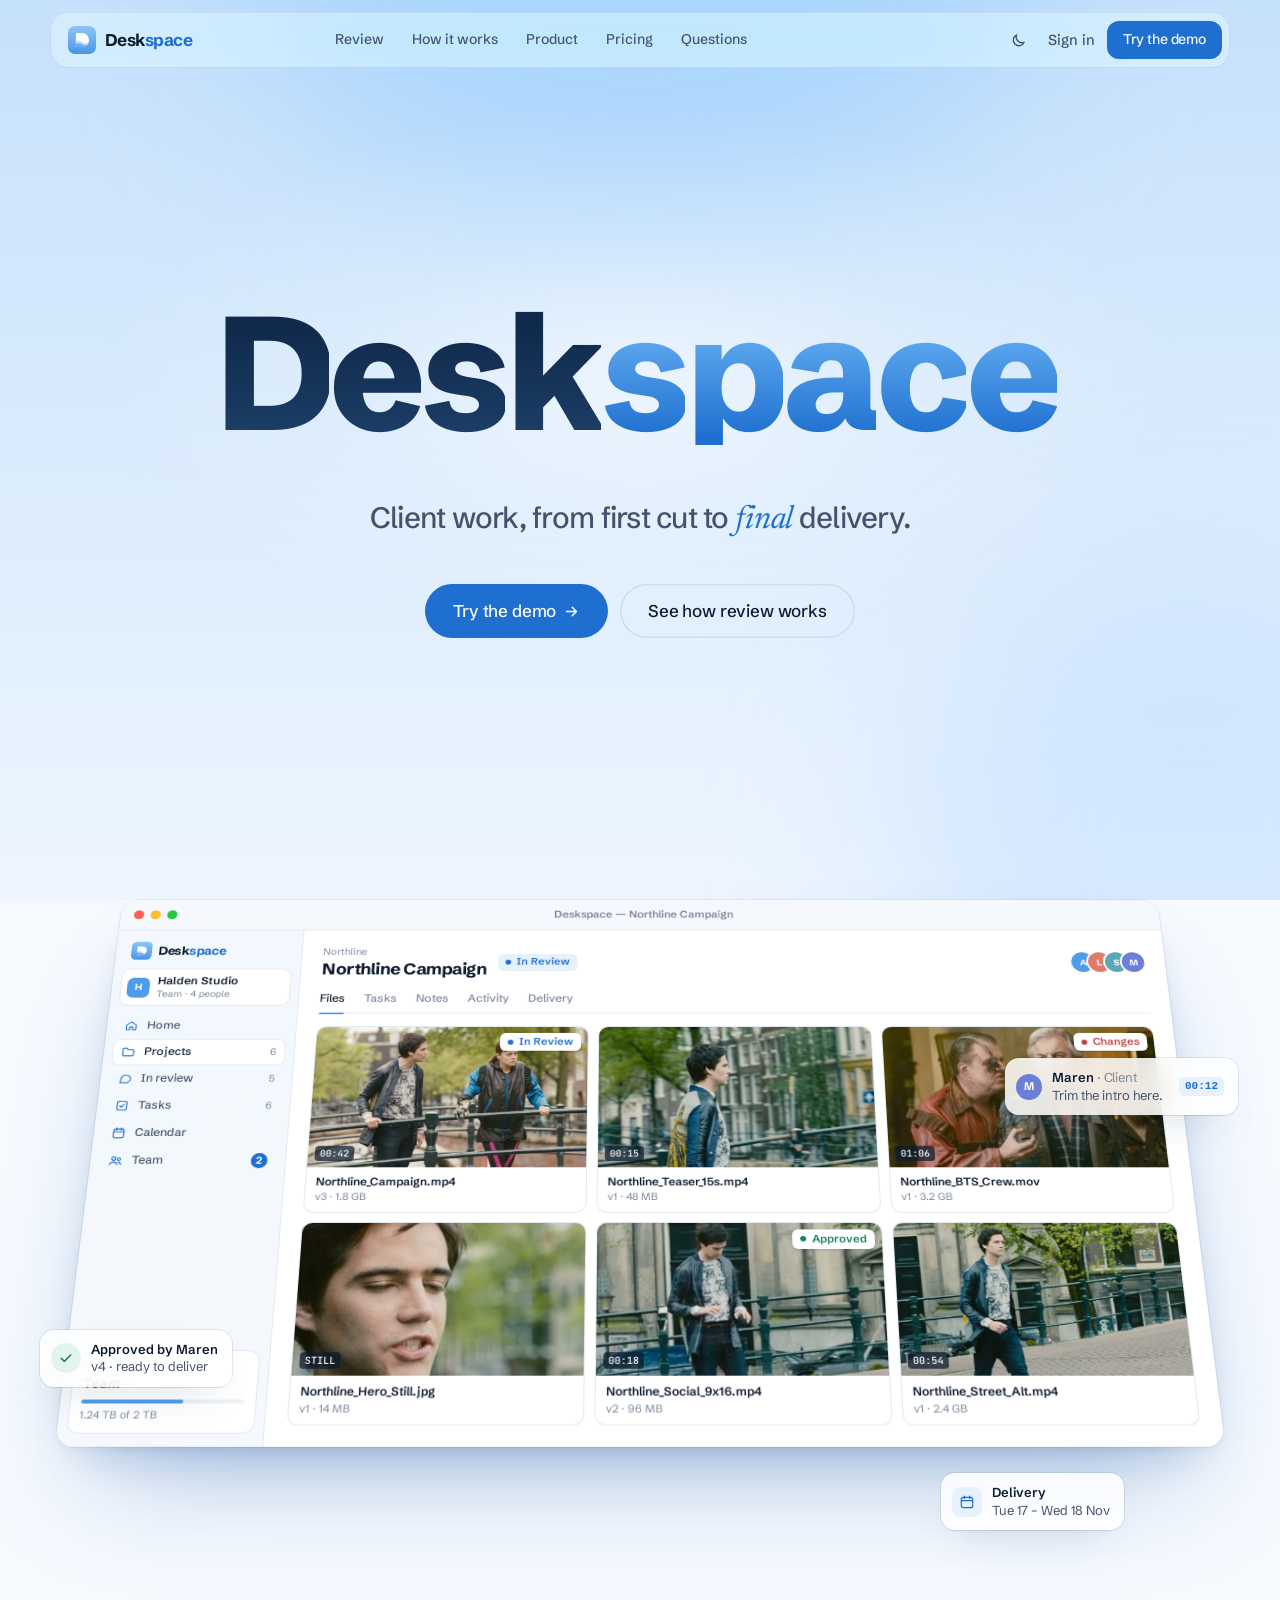
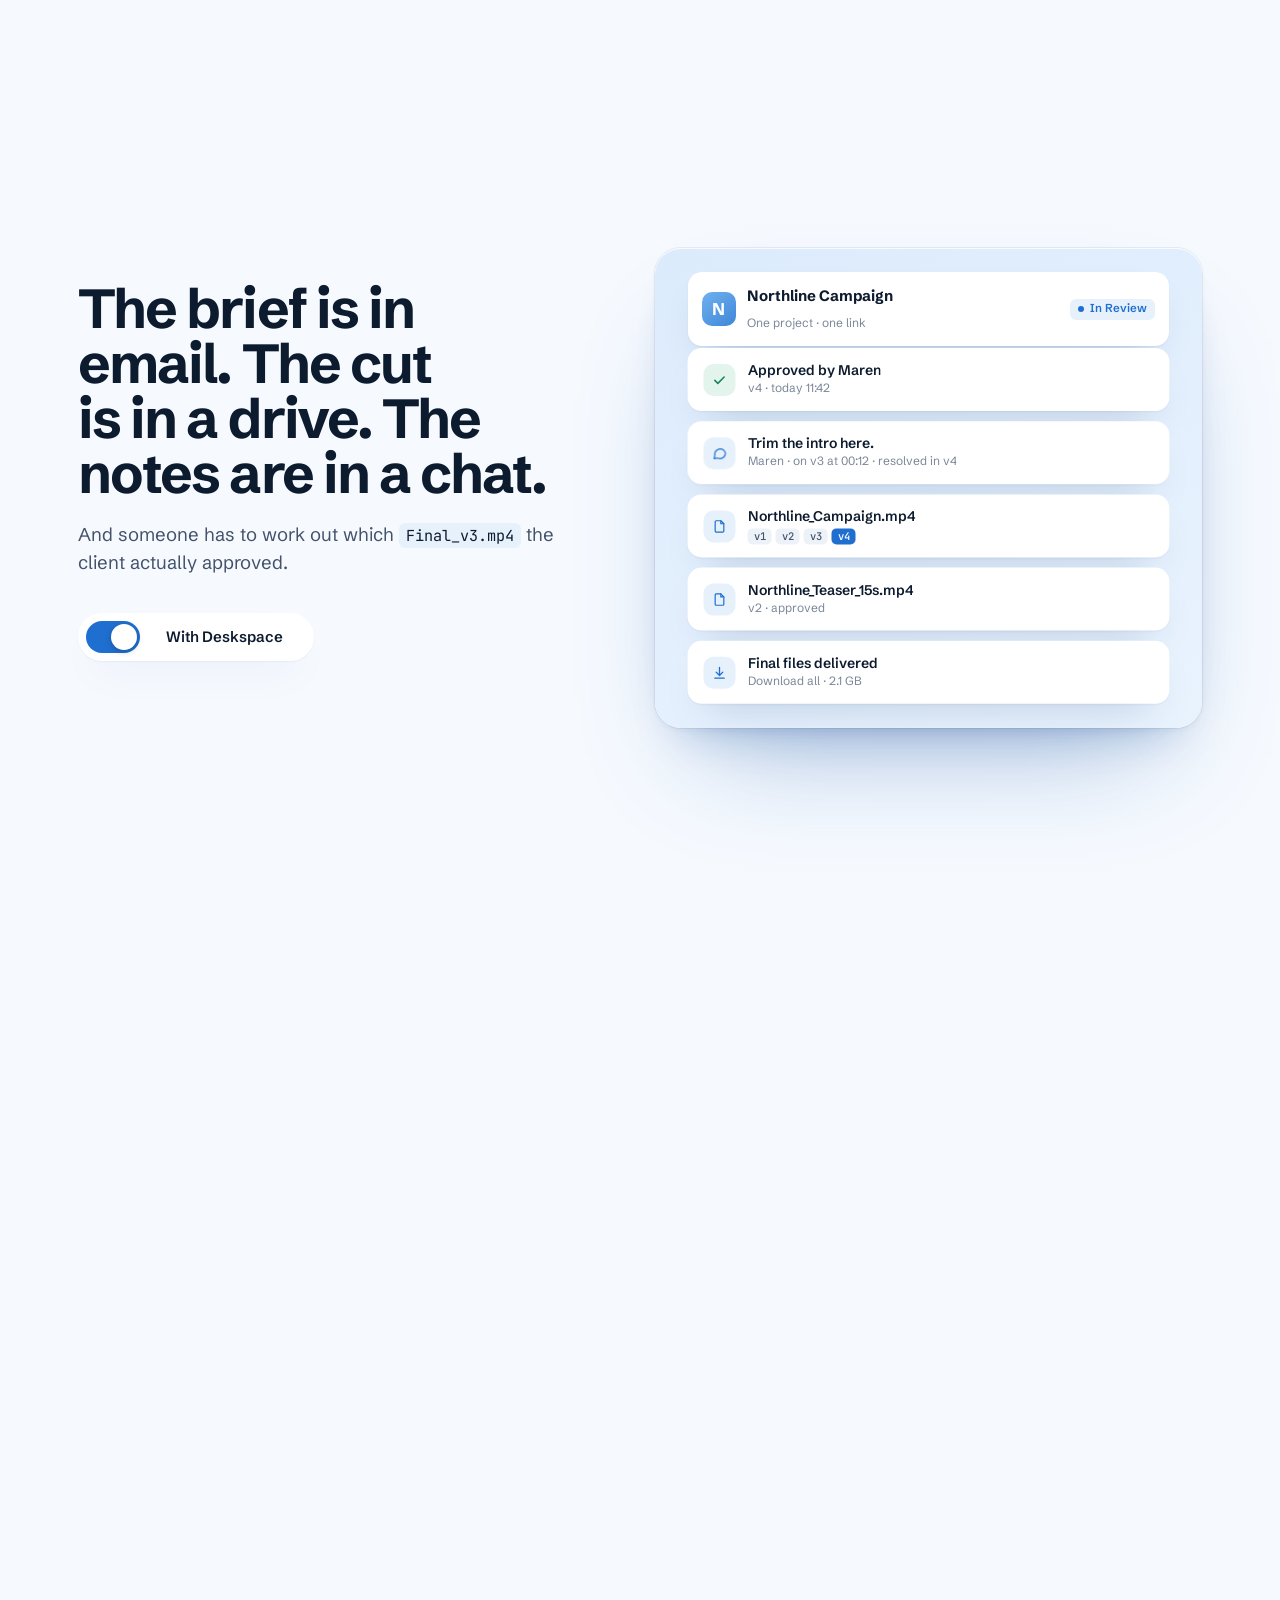
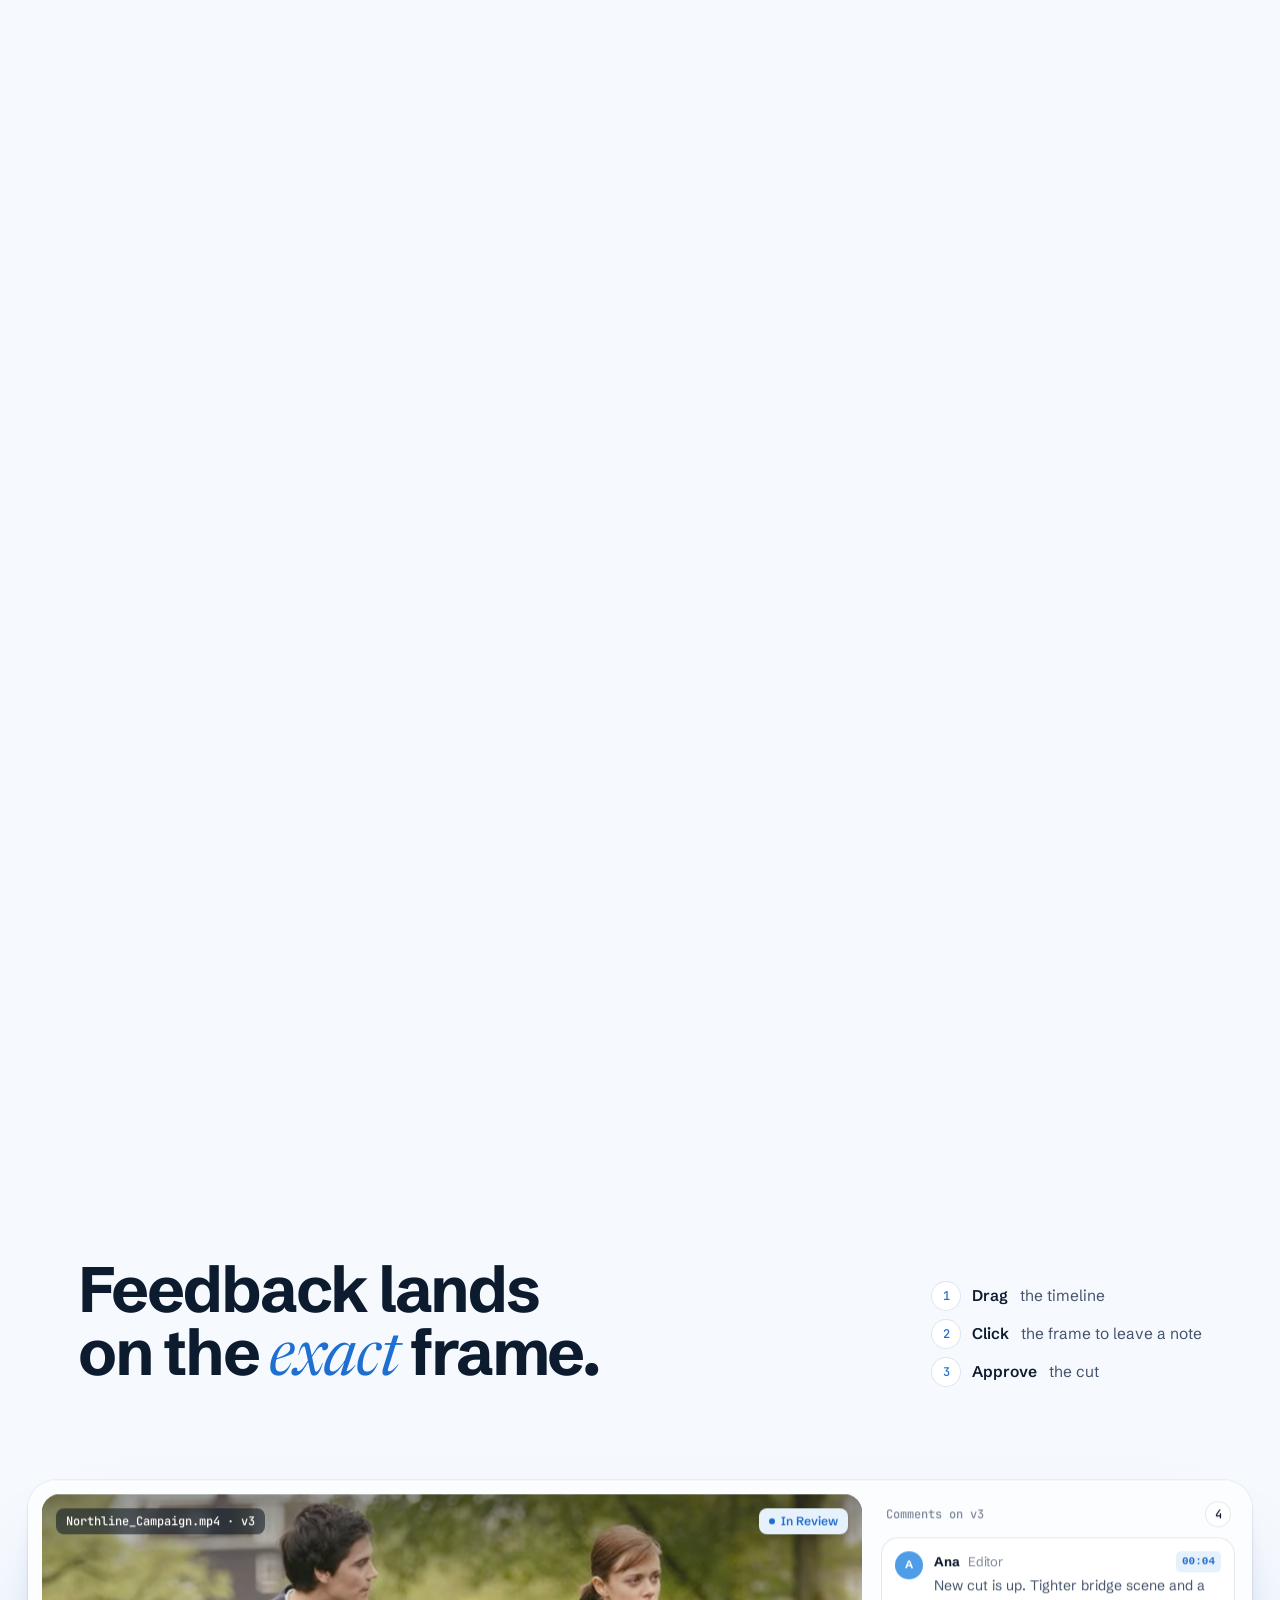
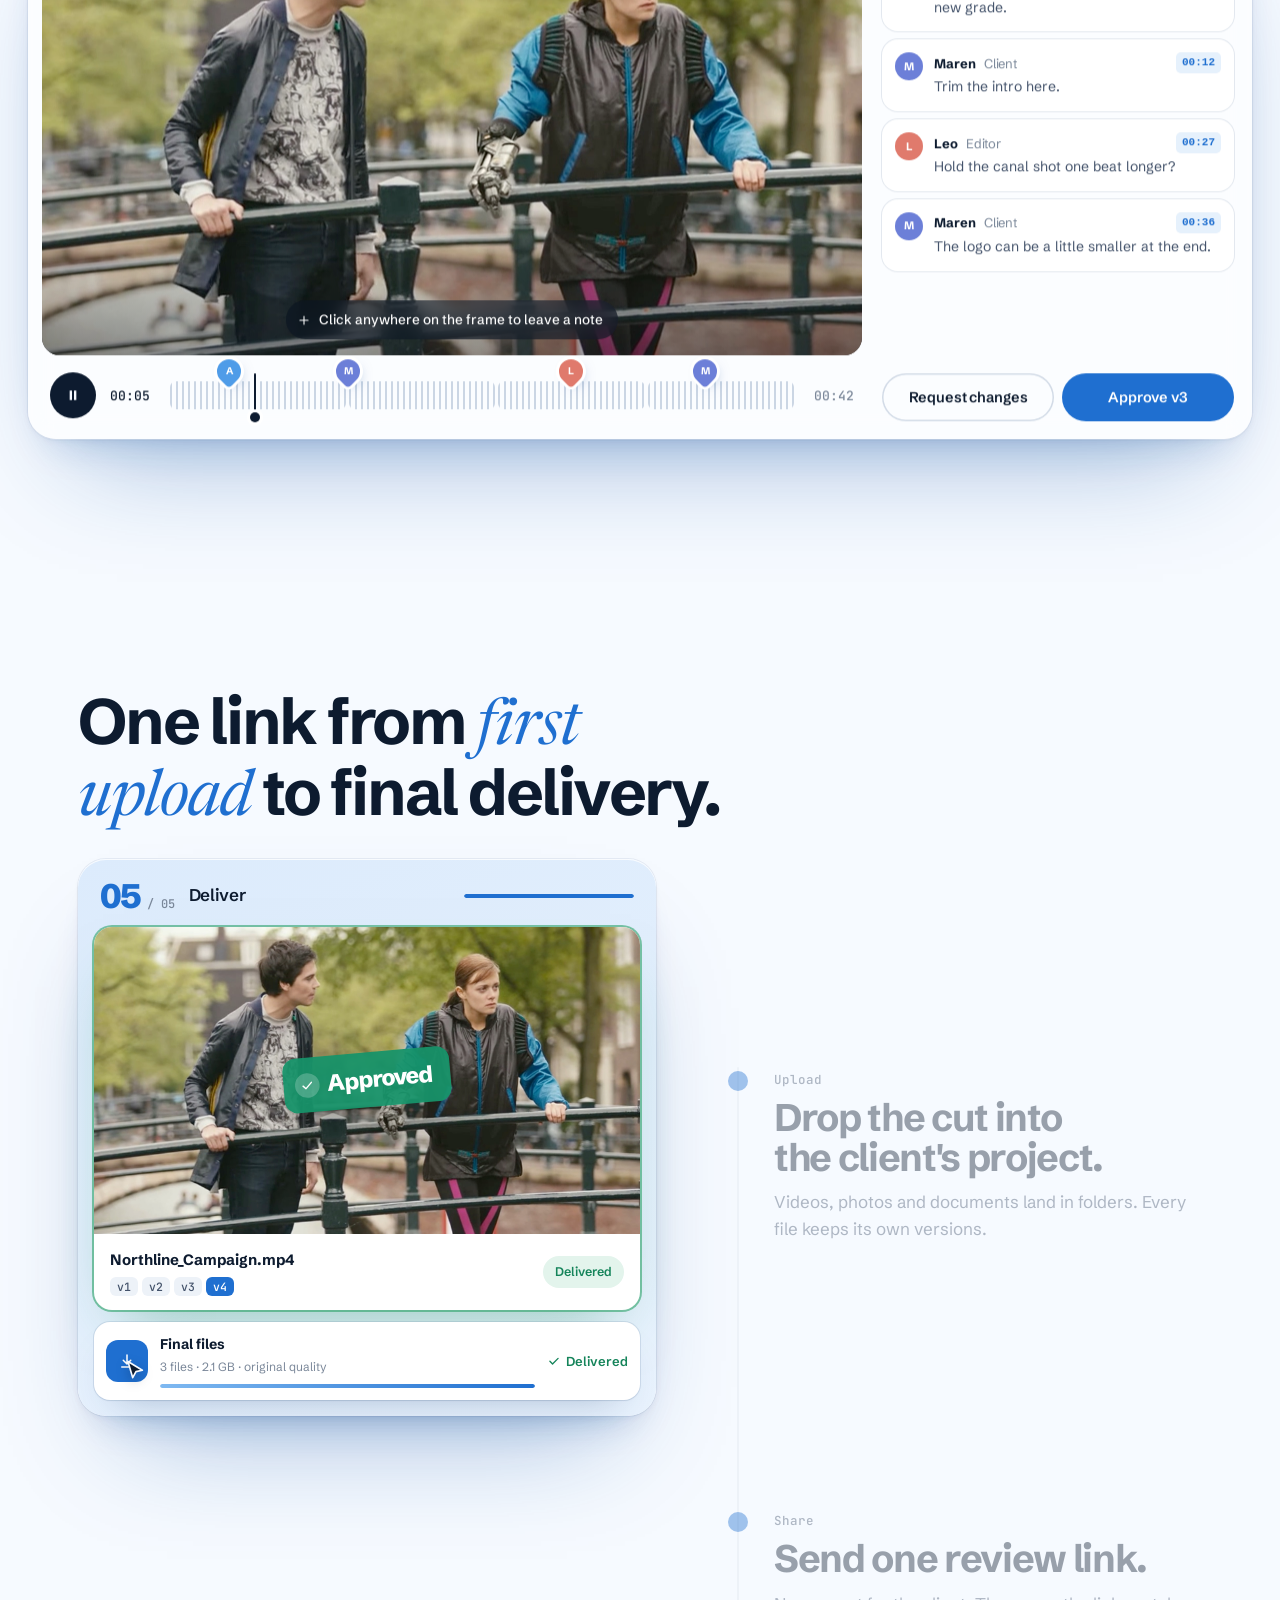
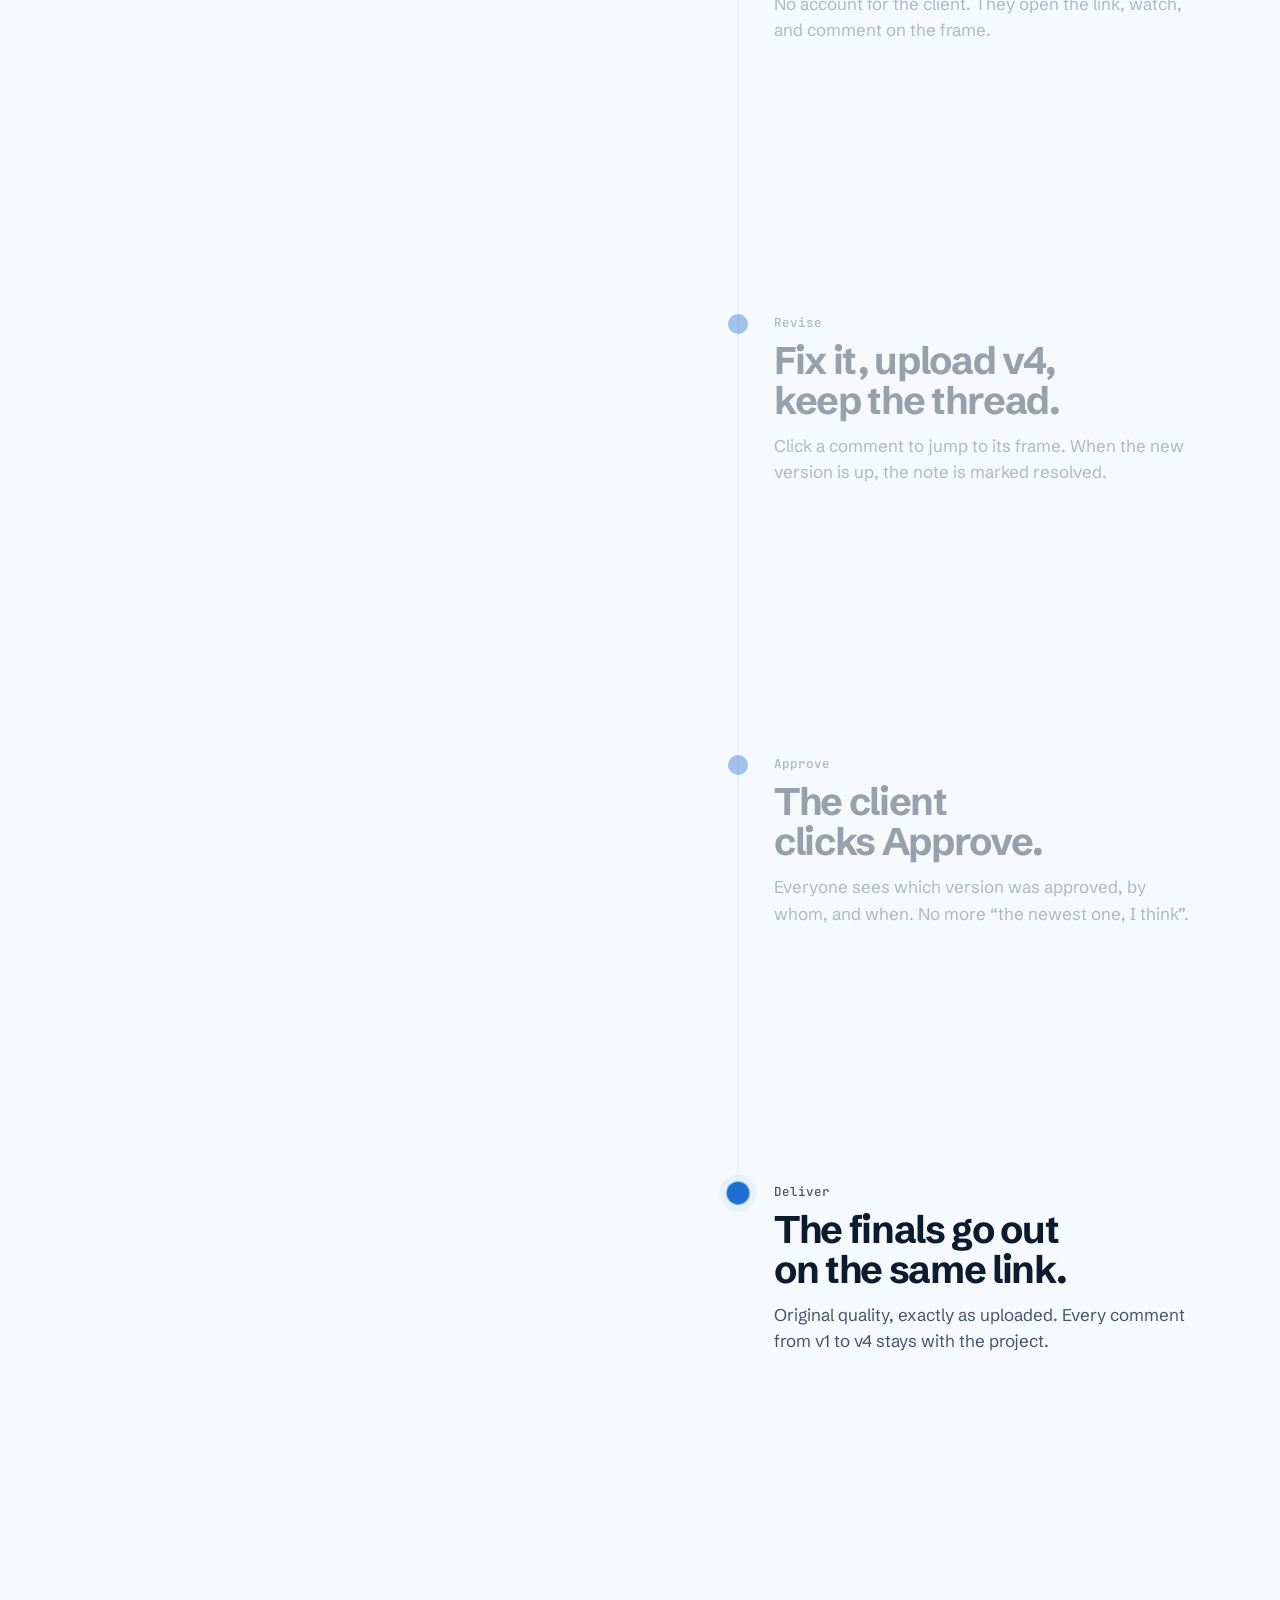
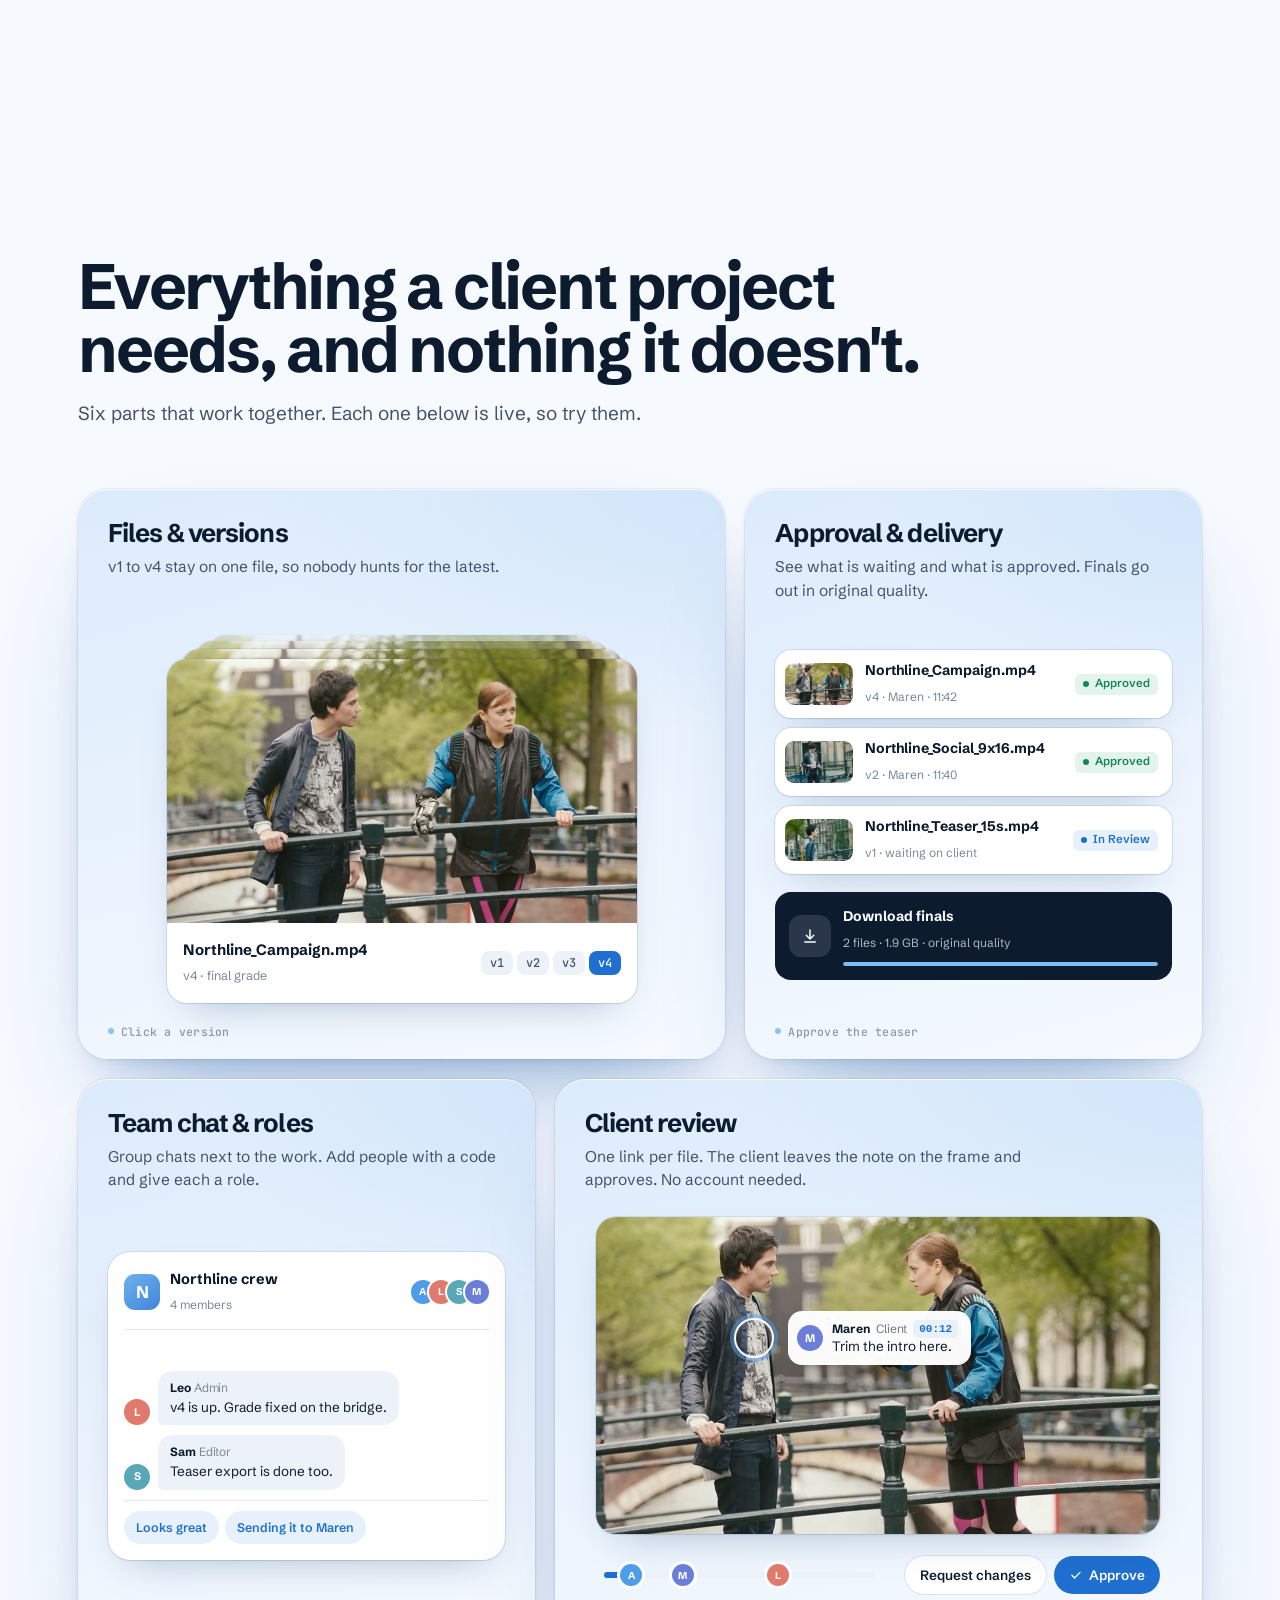
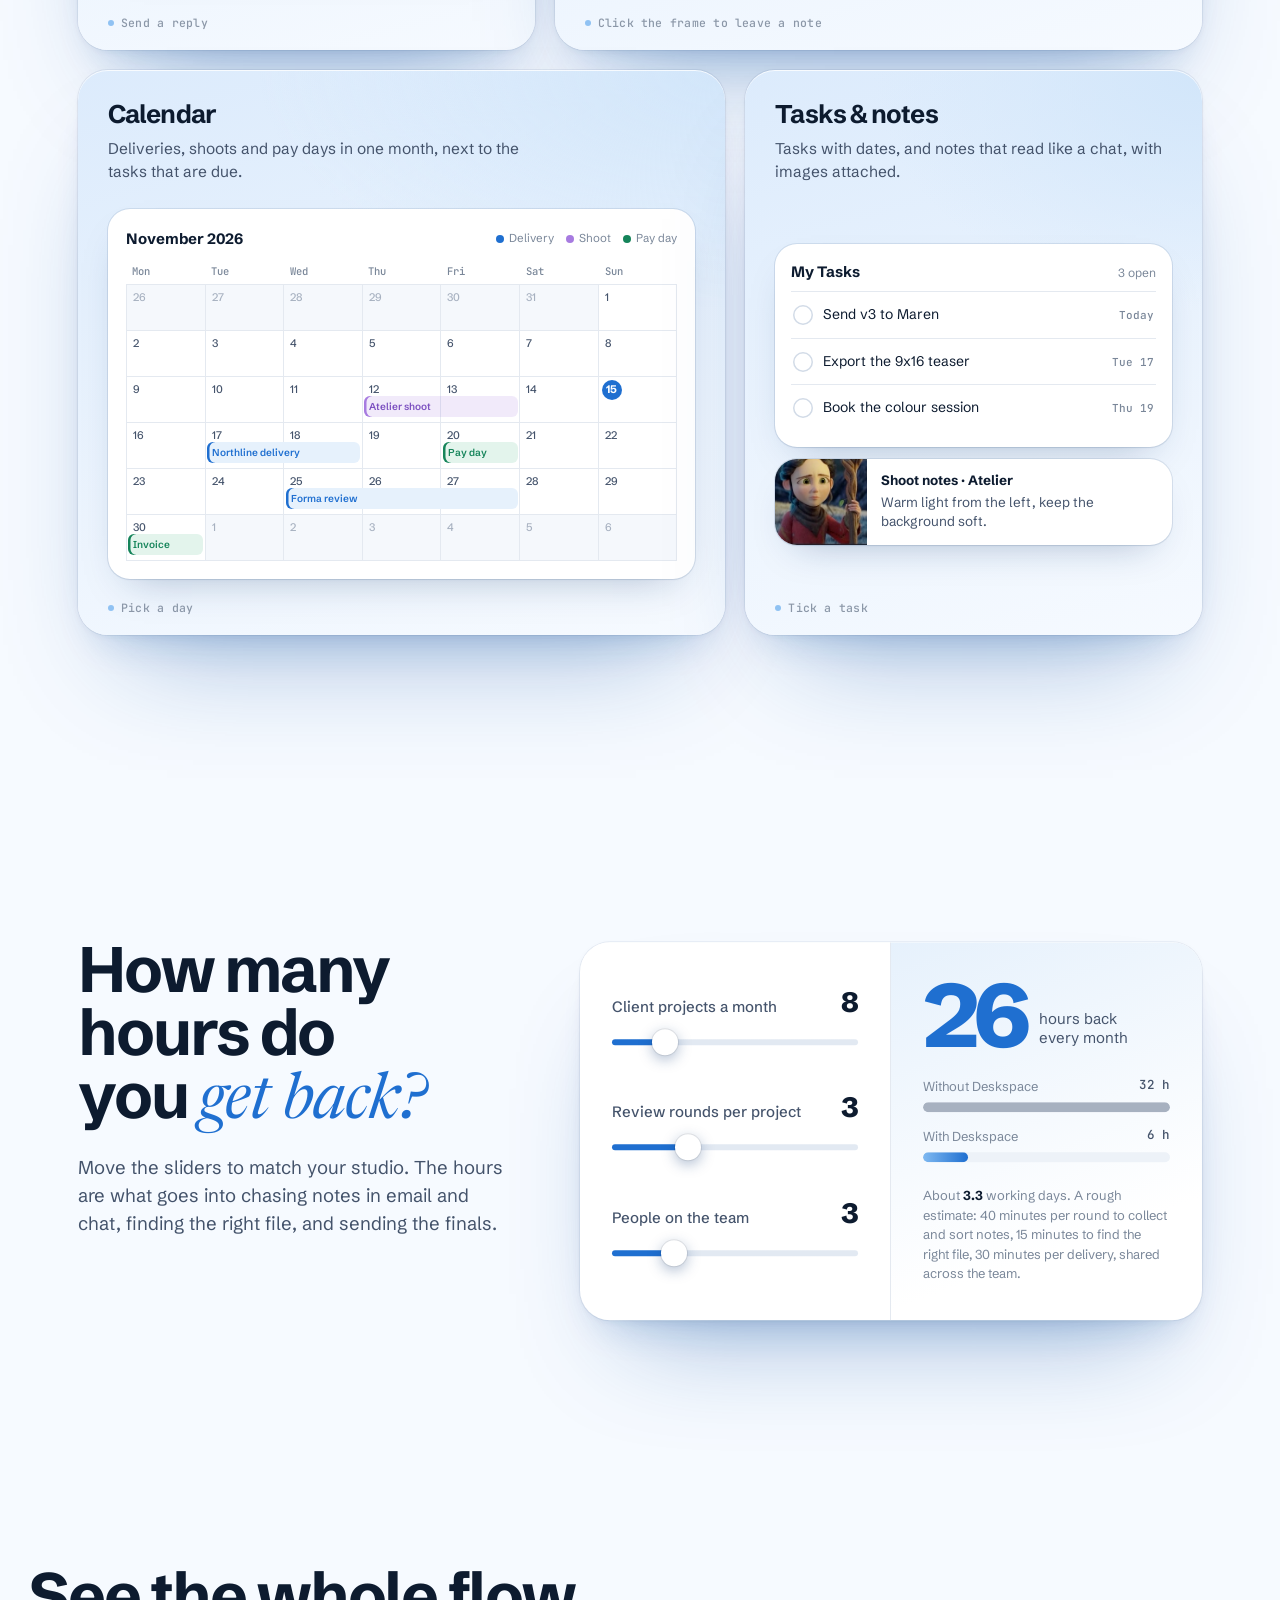
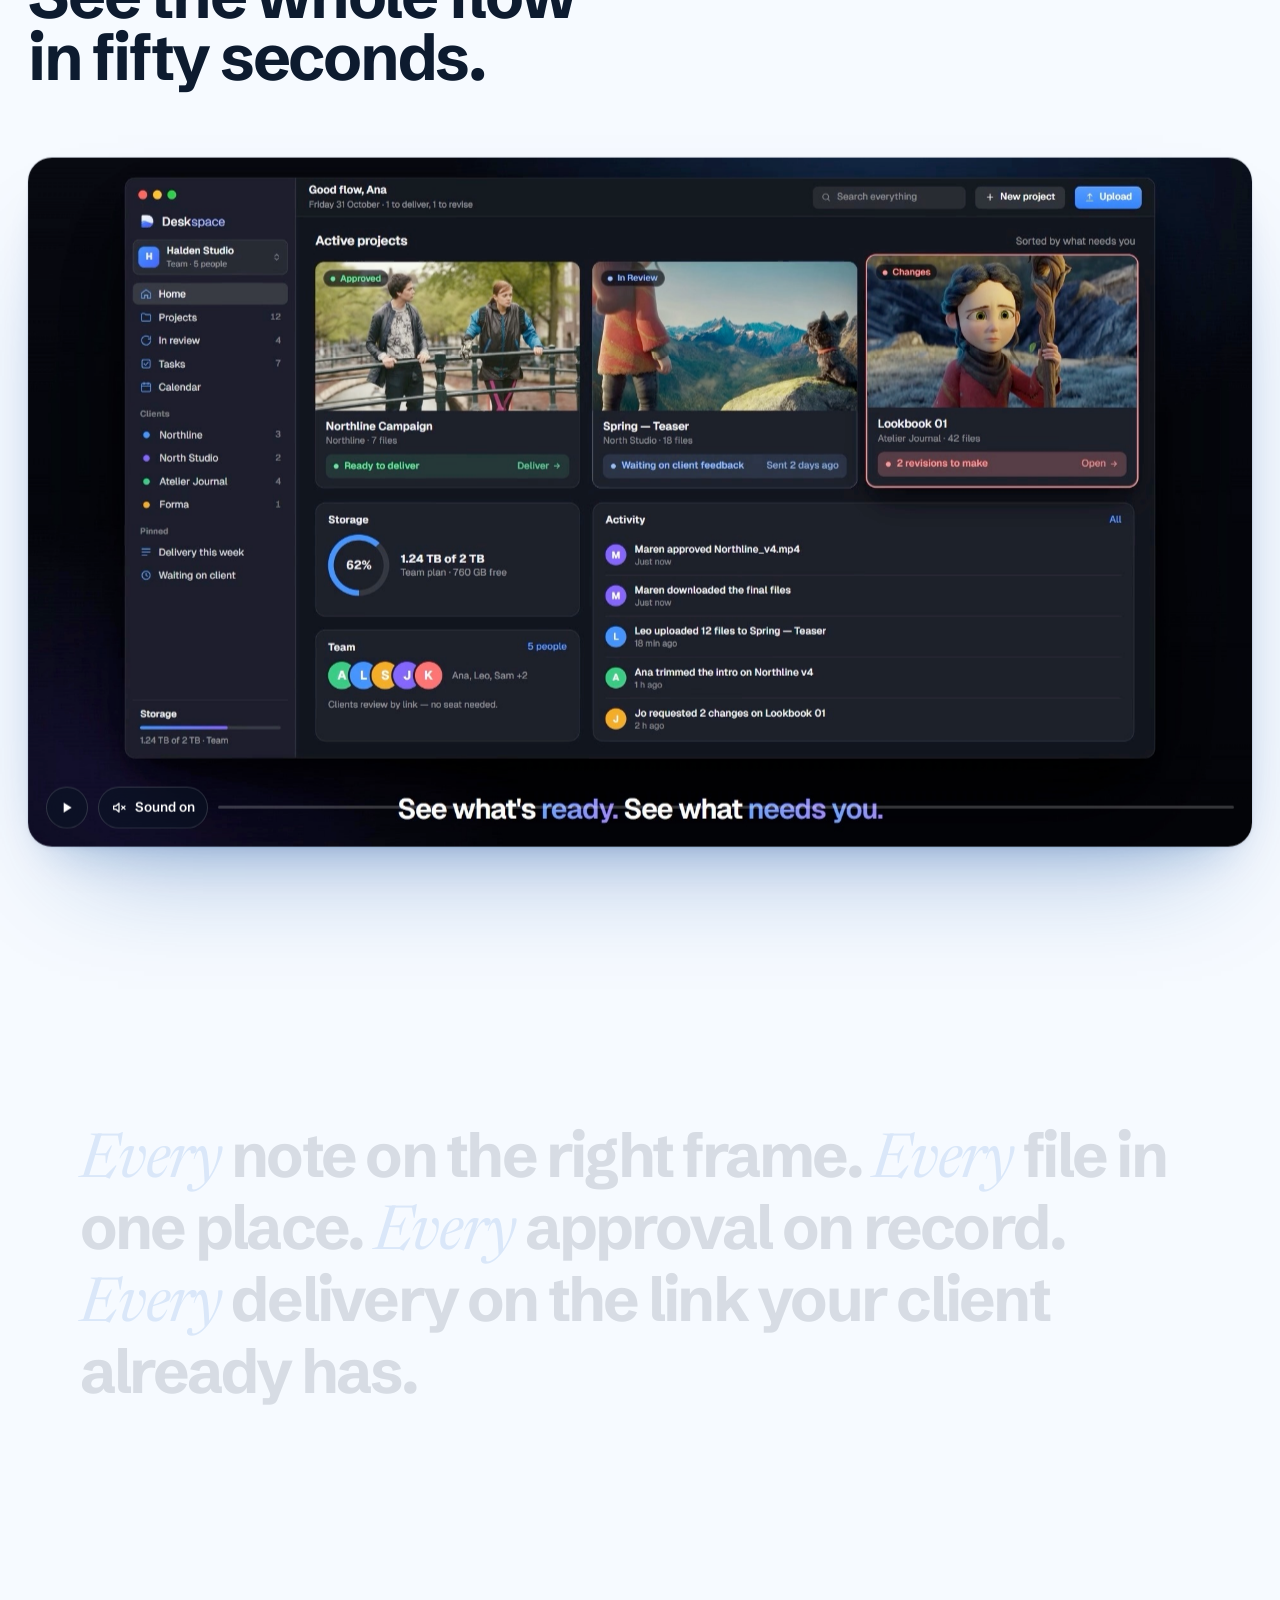
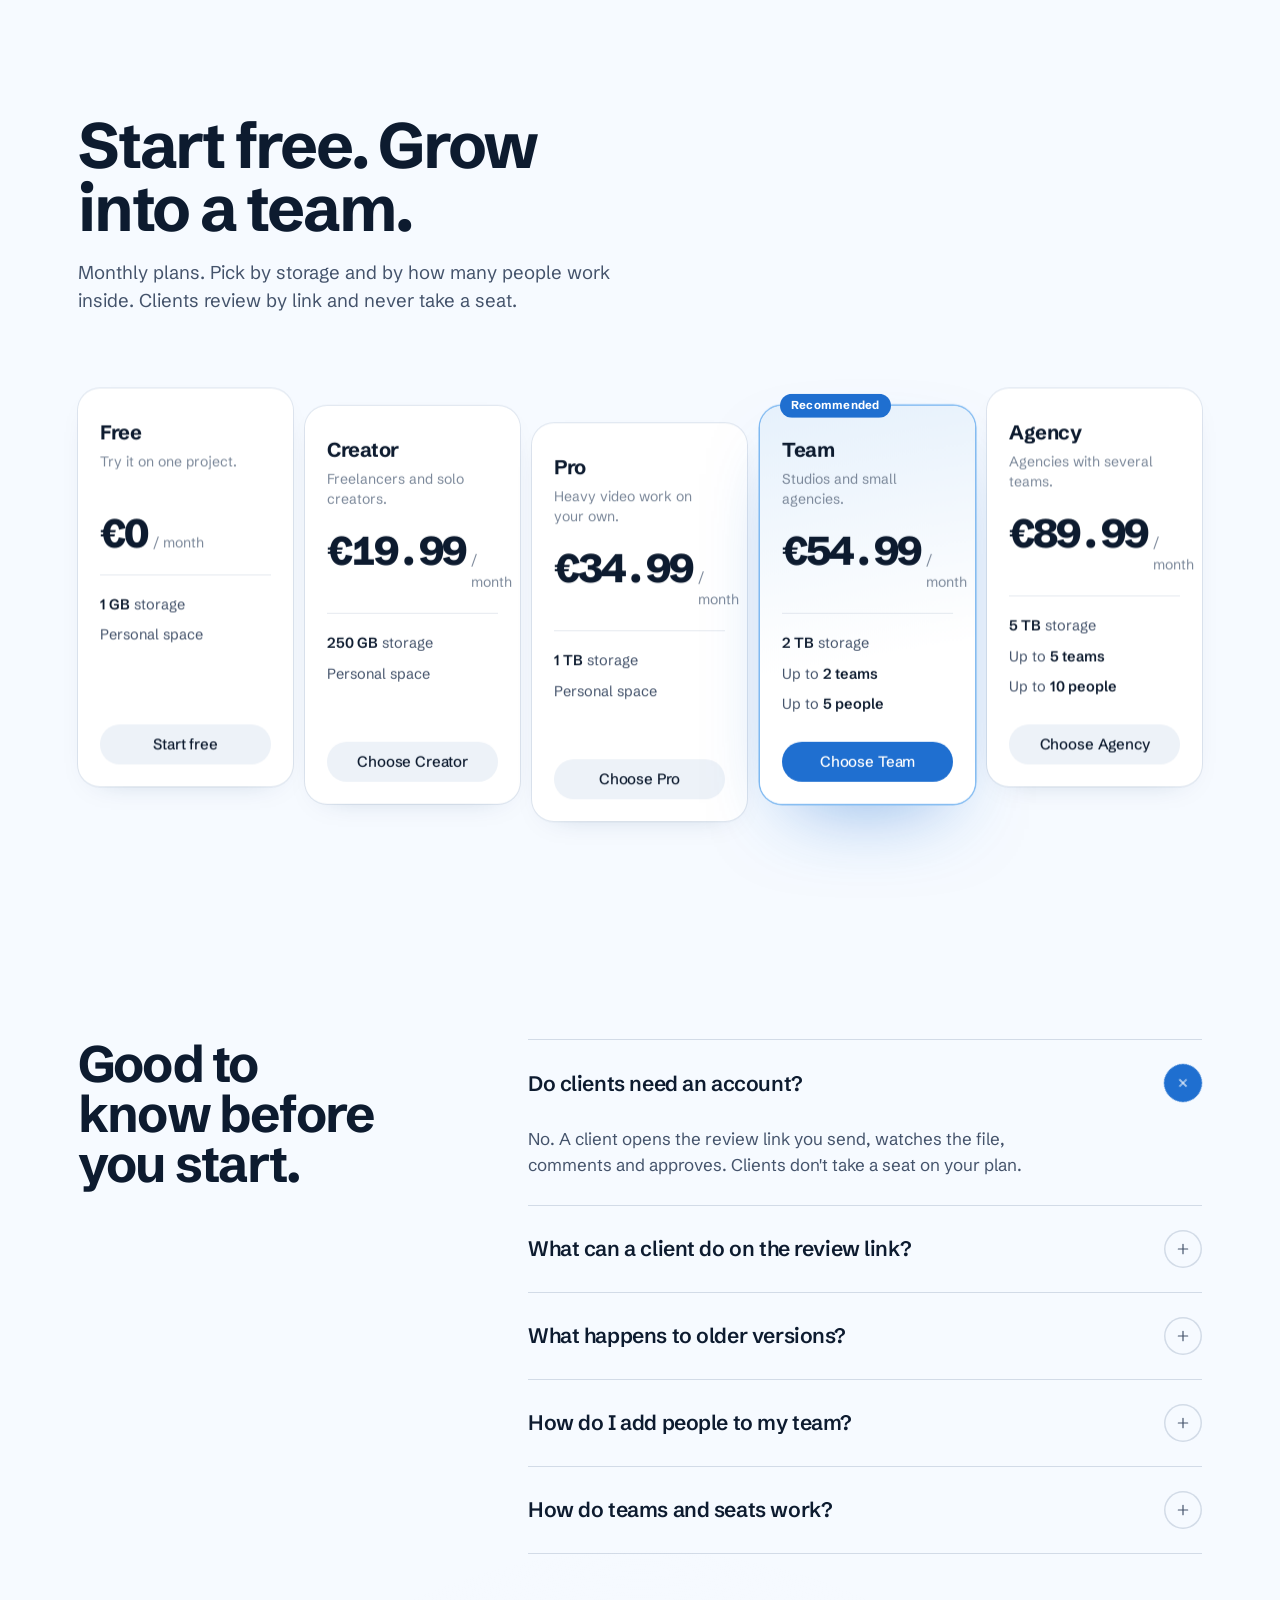
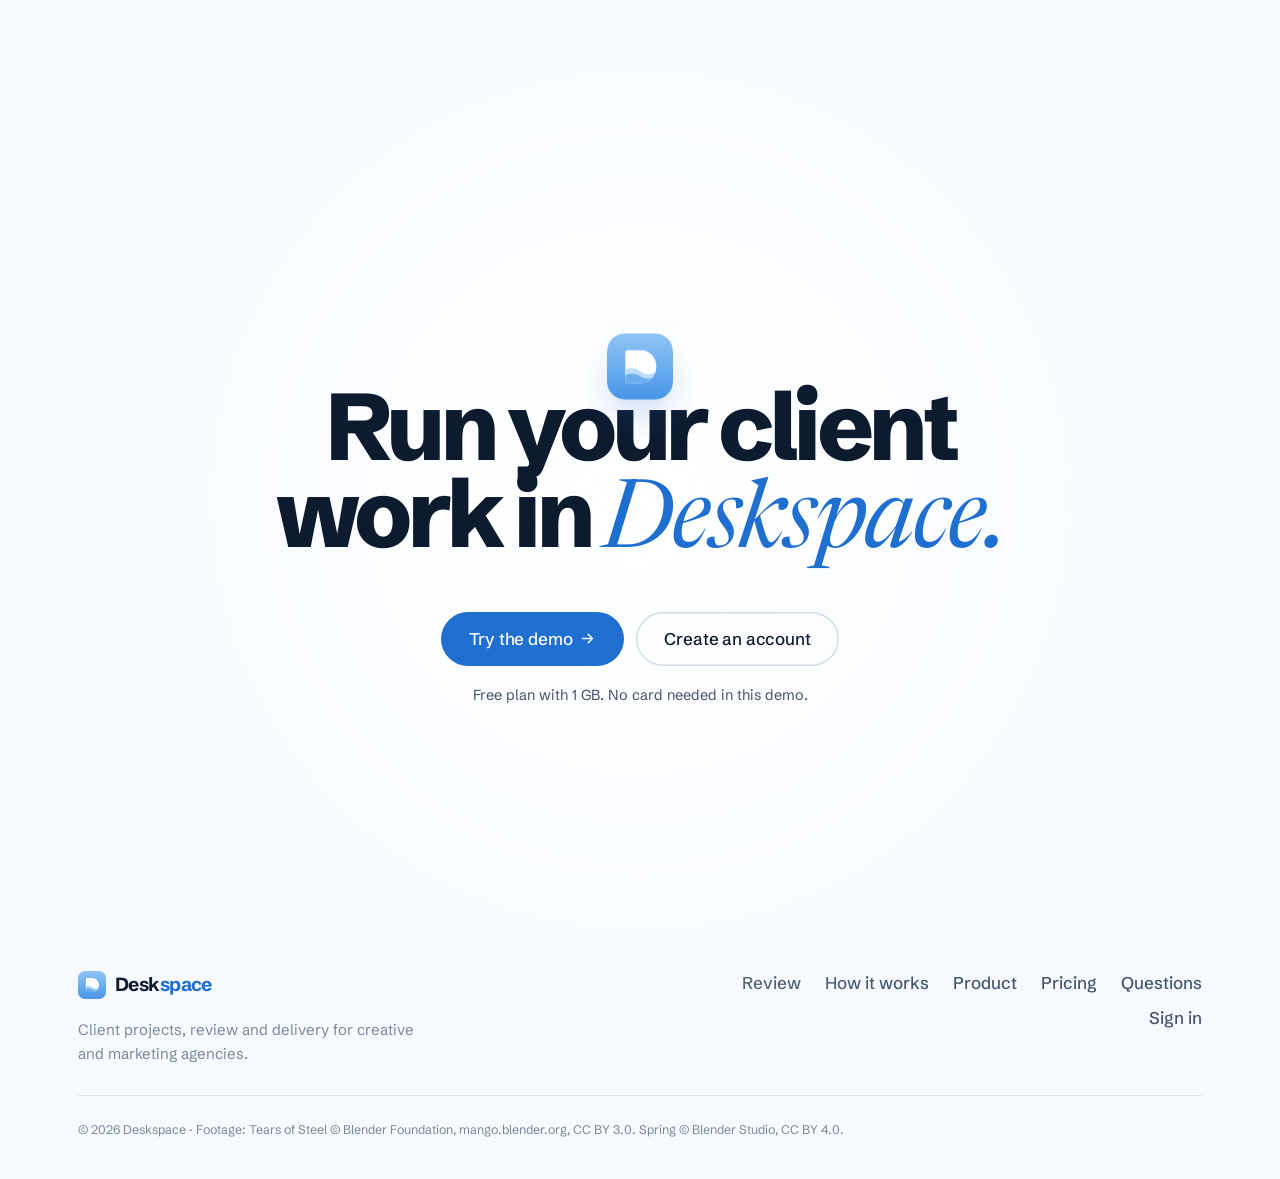
<file: index.html>
<!doctype html>
<html lang="en">
<head>
<meta charset="utf-8">
<meta name="viewport" content="width=device-width, initial-scale=1">
<title>Deskspace — Client work, from first cut to final delivery</title>
<meta name="description" content="Deskspace keeps an agency's client projects in one place: files and versions, feedback on the exact frame, approval and delivery on one link.">
<meta name="theme-color" content="#d3e8fc">
<link rel="preconnect" href="https://fonts.googleapis.com">
<link rel="preconnect" href="https://fonts.gstatic.com" crossorigin>
<link href="https://fonts.googleapis.com/css2?family=JetBrains+Mono:wght@400;500&family=Newsreader:ital,opsz,wght@1,6..72,400;1,6..72,500&family=Schibsted+Grotesk:wght@400;500;600;700;800&display=swap" rel="stylesheet">
<script src="js/theme.js?v=v19-11180014"></script>
<link rel="stylesheet" href="css/base.css?v=v19-11180014">
<link rel="stylesheet" href="css/site.css?v=v19-11180014">
</head>
<body class="lock">
<div class="page-bg" aria-hidden="true"><i></i><i></i></div>

<svg width="0" height="0" style="position:absolute" aria-hidden="true">
  <symbol id="mark" viewBox="0 0 40 40">
    <linearGradient id="mark-g" x1="0" y1="0" x2="0" y2="1"><stop offset="0" stop-color="#8fc5f7"/><stop offset="1" stop-color="#4896e6"/></linearGradient>
    <rect width="40" height="40" rx="10" fill="url(#mark-g)"/>
    <clipPath id="mark-d"><path d="M13 10h7a10 10 0 0 1 0 20h-9V12a2 2 0 0 1 2-2z"/></clipPath>
    <g clip-path="url(#mark-d)">
      <rect x="9" y="8" width="24" height="24" fill="#fff"/>
      <path d="M9 23.5c3.5-3.4 7.5-3.4 11-.8s7.5 2.8 12-1.2V32H9z" fill="#bcdcfa"/>
      <path d="M9 26.5c3.5-2.6 7.5-2.6 11-.6s7.5 2.2 12-1V32H9z" fill="#6aaeee"/>
    </g>
  </symbol>
  <symbol id="i-check" viewBox="0 0 24 24" fill="none" stroke="currentColor" stroke-width="2.3" stroke-linecap="round" stroke-linejoin="round"><path d="M5 12.5l4.5 4.5L19 7.5"/></symbol>
  <symbol id="i-arrow" viewBox="0 0 24 24" fill="none" stroke="currentColor" stroke-width="2" stroke-linecap="round" stroke-linejoin="round"><path d="M5 12h14M13 6l6 6-6 6"/></symbol>
  <symbol id="i-down" viewBox="0 0 24 24" fill="none" stroke="currentColor" stroke-width="2" stroke-linecap="round" stroke-linejoin="round"><path d="M12 4v11M7 11l5 5 5-5M5 20h14"/></symbol>
  <symbol id="i-plus" viewBox="0 0 24 24" fill="none" stroke="currentColor" stroke-width="1.8" stroke-linecap="round"><path d="M12 5v14M5 12h14"/></symbol>
  <symbol id="i-play" viewBox="0 0 24 24"><path d="M7 4.5v15l12-7.5z" fill="currentColor"/></symbol>
  <symbol id="i-pause" viewBox="0 0 24 24"><path d="M7 5h3.5v14H7zM13.5 5H17v14h-3.5z" fill="currentColor"/></symbol>
  <symbol id="i-file" viewBox="0 0 24 24" fill="none" stroke="currentColor" stroke-width="1.8" stroke-linecap="round" stroke-linejoin="round"><path d="M7 3.5h7l4.5 4.5V19a1.5 1.5 0 0 1-1.5 1.5H7A1.5 1.5 0 0 1 5.5 19V5A1.5 1.5 0 0 1 7 3.5z"/><path d="M14 3.5V8h4.5"/></symbol>
  <symbol id="i-mail" viewBox="0 0 24 24" fill="none" stroke="currentColor" stroke-width="1.8" stroke-linecap="round" stroke-linejoin="round"><rect x="3.5" y="5.5" width="17" height="13" rx="2.5"/><path d="M4 7l8 6 8-6"/></symbol>
  <symbol id="i-chat" viewBox="0 0 24 24" fill="none" stroke="currentColor" stroke-width="1.8" stroke-linecap="round" stroke-linejoin="round"><path d="M21 12a8 8 0 0 1-11.6 7.1L4 20l1-4.6A8 8 0 1 1 21 12z"/></symbol>
  <symbol id="i-cal" viewBox="0 0 24 24" fill="none" stroke="currentColor" stroke-width="1.8" stroke-linecap="round" stroke-linejoin="round"><rect x="3.5" y="5" width="17" height="15.5" rx="3"/><path d="M3.5 10h17M8 3v4M16 3v4"/></symbol>
  <symbol id="i-folder" viewBox="0 0 24 24" fill="none" stroke="currentColor" stroke-width="1.8" stroke-linecap="round" stroke-linejoin="round"><path d="M3 7a2 2 0 0 1 2-2h4l2 2.5h8a2 2 0 0 1 2 2V17a2 2 0 0 1-2 2H5a2 2 0 0 1-2-2z"/></symbol>
  <symbol id="i-home" viewBox="0 0 24 24" fill="none" stroke="currentColor" stroke-width="1.8" stroke-linecap="round" stroke-linejoin="round"><path d="M4 11l8-6.5 8 6.5v8a1 1 0 0 1-1 1h-4.5v-5.5h-5V20H5a1 1 0 0 1-1-1z"/></symbol>
  <symbol id="i-tasks" viewBox="0 0 24 24" fill="none" stroke="currentColor" stroke-width="1.8" stroke-linecap="round" stroke-linejoin="round"><rect x="4" y="4" width="16" height="16" rx="3.5"/><path d="M8.5 12.5l2.4 2.4 4.6-5"/></symbol>
  <symbol id="i-people" viewBox="0 0 24 24" fill="none" stroke="currentColor" stroke-width="1.8" stroke-linecap="round" stroke-linejoin="round"><circle cx="9" cy="8.5" r="3.2"/><path d="M3 19.5c.6-3.2 3-5 6-5s5.4 1.8 6 5"/><circle cx="17.5" cy="9.5" r="2.4"/><path d="M16.5 14.6c2.4.2 4 1.7 4.5 4.4"/></symbol>
  <symbol id="i-qr" viewBox="0 0 24 24" fill="none" stroke="currentColor" stroke-width="1.8" stroke-linecap="round" stroke-linejoin="round"><rect x="4" y="4" width="6" height="6" rx="1"/><rect x="14" y="4" width="6" height="6" rx="1"/><rect x="4" y="14" width="6" height="6" rx="1"/><path d="M14 14h2v2h-2zM18 18h2v2h-2zM14 18h2M18 14h2"/></symbol>
  <symbol id="i-vol-off" viewBox="0 0 24 24" fill="none" stroke="currentColor" stroke-width="1.9" stroke-linecap="round" stroke-linejoin="round"><path d="M4 9.5h3.5L12 5.5v13l-4.5-4H4z"/><path d="M16 9.5l5 5M21 9.5l-5 5"/></symbol>
  <symbol id="i-vol-on" viewBox="0 0 24 24" fill="none" stroke="currentColor" stroke-width="1.9" stroke-linecap="round" stroke-linejoin="round"><path d="M4 9.5h3.5L12 5.5v13l-4.5-4H4z"/><path d="M15.5 9a4 4 0 0 1 0 6M18 6.5a7.5 7.5 0 0 1 0 11"/></symbol>
</svg>

<!-- INTRO: the mark, then the letters -->
<div class="intro" id="intro" aria-hidden="true">
  <div class="intro-center">
    <div class="intro-lockup">
      <span class="intro-mk"><svg class="intro-mark" viewBox="0 0 40 40">
      <linearGradient id="im-g" x1="0" y1="0" x2="0" y2="1"><stop offset="0" stop-color="#8fc5f7"/><stop offset="1" stop-color="#4896e6"/></linearGradient>
      <rect width="40" height="40" rx="10" fill="url(#im-g)"/>
      <clipPath id="im-d"><path d="M13 10h7a10 10 0 0 1 0 20h-9V12a2 2 0 0 1 2-2z"/></clipPath>
      <g clip-path="url(#im-d)">
        <rect x="9" y="8" width="24" height="24" fill="#fff"/>
        <path class="wv" d="M9 23.5c3.5-3.4 7.5-3.4 11-.8s7.5 2.8 12-1.2V44H9z" fill="#bcdcfa"/>
        <path class="wv b" d="M9 26.5c3.5-2.6 7.5-2.6 11-.6s7.5 2.2 12-1V44H9z" fill="#6aaeee"/>
      </g>
    </svg></span>
      <span class="intro-word">
      <span style="--i:0">D</span><span style="--i:1">e</span><span style="--i:2">s</span><span style="--i:3">k</span><span class="sp" style="--i:4">s</span><span class="sp" style="--i:5">p</span><span class="sp" style="--i:6">a</span><span class="sp" style="--i:7">c</span><span class="sp" style="--i:8">e</span>
    </span>
    </div>
  </div>
</div>

<header class="nav" id="nav">
  <div class="nav-in">
    <a class="logo" href="#top" aria-label="Deskspace, back to top"><svg><use href="#mark"/></svg><span>Desk<span class="space">space</span></span></a>
    <nav class="nav-links" aria-label="Sections">
      <a href="#review">Review</a>
      <a href="#flow">How it works</a>
      <a href="#product">Product</a>
      <a href="#pricing">Pricing</a>
      <a href="#faq">Questions</a>
    </nav>
    <i class="nav-prog" aria-hidden="true"></i>
    <div class="nav-r">
      <button class="theme-btn" type="button" data-theme-toggle aria-label="Switch between light and dark theme" title="Light / dark"><svg class="sun" viewBox="0 0 24 24" fill="none" stroke="currentColor" stroke-width="1.9" stroke-linecap="round"><circle cx="12" cy="12" r="4"/><path d="M12 2.5V5M12 19v2.5M2.5 12H5M19 12h2.5M5.3 5.3l1.8 1.8M16.9 16.9l1.8 1.8M5.3 18.7l1.8-1.8M16.9 7.1l1.8-1.8"/></svg><svg class="moon" viewBox="0 0 24 24" fill="none" stroke="currentColor" stroke-width="1.9" stroke-linecap="round" stroke-linejoin="round"><path d="M20 14.5A8 8 0 0 1 9.5 4a8 8 0 1 0 10.5 10.5z"/></svg></button>
      <a class="signin" href="login.html">Sign in</a>
      <a class="btn btn-primary btn-sm mag" href="login.html?demo=1">Try the demo</a>
    </div>
  </div>
</header>

<main id="top">

<!-- 1. HERO -->
<section class="hero" id="hero">
  <div class="hero-halo" aria-hidden="true"></div>
  <div class="wrap hero-in">
    <h1 class="hero-h" aria-label="Deskspace"><span class="hl" aria-hidden="true"><span style="--i:0">D</span><span style="--i:1">e</span><span style="--i:2">s</span><span style="--i:3">k</span><span class="sp" style="--i:4">s</span><span class="sp" style="--i:5">p</span><span class="sp" style="--i:6">a</span><span class="sp" style="--i:7">c</span><span class="sp" style="--i:8">e</span></span></h1>
    <p class="hero-sl enter" style="--d:5">Client work, from first cut to <em>final</em> delivery.</p>
    <div class="hero-cta enter" style="--d:7">
      <a class="btn btn-primary btn-lg mag" href="login.html?demo=1">Try the demo <svg><use href="#i-arrow"/></svg></a>
      <a class="btn btn-quiet btn-lg" href="#review">See how review works</a>
    </div>
  </div>

  <div class="stage enter" style="--d:9" id="stage">
    <div class="win" id="win" role="img" aria-label="The Deskspace app with the Northline Campaign project open">
      <div class="win-bar"><i></i><i></i><i></i><span>Deskspace — Northline Campaign</span></div>
      <div class="win-body">
        <aside class="w-side">
          <span class="logo"><svg><use href="#mark"/></svg><span>Desk<span class="space">space</span></span></span>
          <span class="w-ws"><b>H</b><span>Halden Studio<small>Team · 4 people</small></span></span>
          <span class="w-it"><svg><use href="#i-home"/></svg>Home</span>
          <span class="w-it on"><svg><use href="#i-folder"/></svg>Projects<em>6</em></span>
          <span class="w-it"><svg><use href="#i-chat"/></svg>In review<em>5</em></span>
          <span class="w-it"><svg><use href="#i-tasks"/></svg>Tasks<em>6</em></span>
          <span class="w-it"><svg><use href="#i-cal"/></svg>Calendar</span>
          <span class="w-it"><svg><use href="#i-people"/></svg>Team<em class="hot">2</em></span>
          <span class="w-plan"><small>Your plan</small><b>Team</b><i><b style="width:62%"></b></i><small>1.24 TB of 2 TB</small></span>
        </aside>
        <div class="w-main">
          <div class="w-head">
            <div><small>Northline</small><h4>Northline Campaign</h4></div>
            <span class="pill review">In Review</span>
            <span class="w-avs"><i>A</i><i>L</i><i>S</i><i>M</i></span>
          </div>
          <div class="w-tabs"><span class="on">Files</span><span>Tasks</span><span>Notes</span><span>Activity</span><span>Delivery</span></div>
          <div class="w-grid">
            <div class="w-file"><div class="t"><img src="img/bridge-wide.jpg" alt=""><span class="pill review">In Review</span><span class="d">00:42</span></div><b>Northline_Campaign.mp4</b><small>v3 · 1.8 GB</small></div>
            <div class="w-file"><div class="t"><img src="img/teaser.jpg" alt=""><span class="d">00:15</span></div><b>Northline_Teaser_15s.mp4</b><small>v1 · 48 MB</small></div>
            <div class="w-file"><div class="t"><img src="img/crew.jpg" alt=""><span class="pill changes">Changes</span><span class="d">01:06</span></div><b>Northline_BTS_Crew.mov</b><small>v1 · 3.2 GB</small></div>
            <div class="w-file"><div class="t"><img src="img/portrait.jpg" alt=""><span class="d">STILL</span></div><b>Northline_Hero_Still.jpg</b><small>v1 · 14 MB</small></div>
            <div class="w-file"><div class="t"><img src="img/social.jpg" alt=""><span class="pill approved">Approved</span><span class="d">00:18</span></div><b>Northline_Social_9x16.mp4</b><small>v2 · 96 MB</small></div>
            <div class="w-file"><div class="t"><img src="img/walk.jpg" alt=""><span class="d">00:54</span></div><b>Northline_Street_Alt.mp4</b><small>v1 · 2.4 GB</small></div>
          </div>
        </div>
      </div>
    </div>
    <div class="chip c1" aria-hidden="true"><span class="av m">M</span><span><b>Maren <em>· Client</em></b>Trim the intro here.</span><span class="tc">00:12</span></div>
    <div class="chip c2" aria-hidden="true"><span class="ok"><svg><use href="#i-check"/></svg></span><span><b>Approved by Maren</b>v4 · ready to deliver</span></div>
    <div class="chip c3" aria-hidden="true"><span class="cal"><svg><use href="#i-cal"/></svg></span><span><b>Delivery</b>Tue 17 – Wed 18 Nov</span></div>
  </div>
</section>

<!-- 3. PROBLEM: the chaos sorts itself as you scroll -->
<section class="mess" id="problem">
  <div class="mess-stage" id="mess-stage">
    <div class="wrap mess-in">
      <div class="mess-copy">
        <h2>The brief is in email. The cut is in a drive. The notes are in a&nbsp;chat.</h2>
        <p class="lead">And someone has to work out which <code>Final_v3.mp4</code> the client actually approved.</p>
        <button class="sorter" id="sorter" type="button" aria-pressed="false">
          <span class="so-track"><span class="so-knob"></span></span>
          <span class="so-l"><span class="so-off">Without Deskspace</span><span class="so-on">With Deskspace</span></span>
        </button>
        <p class="mess-hint" id="mess-hint"><svg><use href="#i-down"/></svg>Keep scrolling to tidy it up</p>
      </div>
      <div class="board" data-glow id="board">
        <div class="bd-panel" aria-hidden="true"><span class="bd-ic">N</span><span><b>Northline Campaign</b><small>One project · one link</small></span><span class="pill review">In Review</span></div>
        <div class="bd-slots" aria-hidden="true"><i></i><i></i><i></i><i></i><i></i></div>
      </div>
    </div>
    <div class="mess-items" id="mess-items" aria-hidden="true">
      <div class="mc" data-k="0"><div class="c-a"><span class="mi"><svg><use href="#i-mail"/></svg></span><span><small>Maren Holt · 9:38</small><b>“Which version should I approve?”</b></span></div><div class="c-b"><span class="mi g"><svg><use href="#i-check"/></svg></span><span><b>Approved by Maren</b><small>v4 · today 11:42</small></span></div></div>
      <div class="mc" data-k="1"><div class="c-a"><span class="bub">Can you trim the intro at 00:12?</span></div><div class="c-b"><span class="mi"><svg><use href="#i-chat"/></svg></span><span><b>Trim the intro here.</b><small>Maren · on v3 at 00:12 · resolved in v4</small></span></div></div>
      <div class="mc" data-k="2"><div class="c-a"><span class="mi"><svg><use href="#i-file"/></svg></span><span><b>Northline_FINAL.mp4</b><small>Drive · edited 2 days ago</small></span></div><div class="c-b"><span class="mi"><svg><use href="#i-file"/></svg></span><span><b>Northline_Campaign.mp4</b><small class="vers"><i>v1</i><i>v2</i><i>v3</i><i class="on">v4</i></small></span></div></div>
      <div class="mc" data-k="3"><div class="c-a"><span class="mi"><svg><use href="#i-file"/></svg></span><span><b>Northline_FINAL_v3.mp4</b><small>Drive · edited yesterday</small></span></div><div class="c-b"><span class="mi"><svg><use href="#i-file"/></svg></span><span><b>Northline_Teaser_15s.mp4</b><small>v2 · approved</small></span></div></div>
      <div class="mc note-y" data-k="4"><div class="c-a"><span class="scrawl">which one<br>is final??</span></div><div class="c-b"><span class="mi"><svg><use href="#i-down"/></svg></span><span><b>Final files delivered</b><small>Download all · 2.1 GB</small></span></div></div>
      <div class="mc x" data-k="5"><div class="c-a"><span class="mi"><svg><use href="#i-chat"/></svg></span><span><b>Voice message</b><small class="wave"><i></i><i></i><i></i><i></i><i></i><i></i><i></i><i></i><i></i><i></i> 0:42</small></span></div></div>
      <div class="mc x" data-k="6"><div class="c-a"><span class="mi"><svg><use href="#i-cal"/></svg></span><span><b>Review call?</b><small>Thu 15:00 · no reply yet</small></span></div></div>
      <div class="mc x" data-k="7"><div class="c-a"><span class="mi r"><svg><use href="#i-file"/></svg></span><span><b>Brief_v2_NEW.pdf</b><small>Attachment · 3.4 MB</small></span></div></div>
      <div class="mc x note-p" data-k="8"><div class="c-a"><span class="scrawl">ask Leo about<br>the music license!</span></div></div>
      <div class="mc x" data-k="9"><div class="c-a"><span class="mi"><svg><use href="#i-mail"/></svg></span><span><b>Re: Re: Fwd: Northline cut</b><small>14 messages in this thread</small></span></div></div>
      <div class="mc x shot" data-k="10"><div class="c-a"><img src="img/walk-close.jpg" alt=""><small>Screenshot 2026-11-12.png</small></div></div>
      <div class="mc x" data-k="11"><div class="c-a"><span class="mi"><svg><use href="#i-file"/></svg></span><span><b>Northline_FINAL_FINAL_v7.mov</b><small>WeTransfer · expires tomorrow</small></span></div></div>
    </div>
  </div>
</section>

<!-- 4. REVIEW: scrub the cut, leave a note, approve -->
<section class="rev-sec" id="review">
  <div class="wrap">
    <div class="sec-head rev-head rv">
      <div>
        <h2>Feedback lands on the <em>exact</em> frame.</h2>
      </div>
      <ol class="rev-try" aria-label="Try it">
        <li><b>Drag</b> the timeline</li>
        <li><b>Click</b> the frame to leave a note</li>
        <li><b>Approve</b> the cut</li>
      </ol>
    </div>
  </div>
  <div class="wrap wide">
    <div class="pd rv" data-float="0.035" id="pd" data-state="review" style="--d:1">
      <div class="pd-main">
        <div class="pd-screen" id="pd-screen">
          <div class="pd-frames">
            <img class="on" src="img/bridge-wide.jpg" alt="Frame from the Northline campaign film">
            <img src="img/bridge-arm.jpg" alt="" loading="lazy">
            <img src="img/walk.jpg" alt="" loading="lazy">
            <img src="img/walk-close.jpg" alt="" loading="lazy">
          </div>
          <span class="pd-ver">Northline_Campaign.mp4 · v3</span>
          <span class="pill review pd-status" id="pd-status">In Review</span>
          <span class="pd-hint" id="pd-hint"><svg><use href="#i-plus"/></svg>Click anywhere on the frame to leave a note</span>
          <span class="pd-mark" id="pd-mark" aria-hidden="true"></span>
          <div class="pd-pop" id="pd-pop" aria-live="polite"></div>
          <form class="pd-compose" id="pd-compose" autocomplete="off">
            <span class="av">Y</span>
            <span class="pc-tc" id="pc-tc">00:00</span>
            <input id="pc-in" type="text" maxlength="90" placeholder="Write a note for this frame" aria-label="Your note">
            <button type="submit" aria-label="Post note"><svg><use href="#i-arrow"/></svg></button>
          </form>
          <div class="pd-stamp" id="pd-stamp" aria-hidden="true"><svg><use href="#i-check"/></svg><span>Approved<small>v3 · by you · just now</small></span></div>
        </div>
        <div class="pd-bar">
          <button class="pd-play" id="pd-play" type="button" aria-label="Play"><svg><use href="#i-play"/></svg></button>
          <span class="pd-tc" id="pd-tc">00:00</span>
          <div class="pd-track" id="pd-track" role="slider" tabindex="0" aria-label="Timeline" aria-valuemin="0" aria-valuemax="42" aria-valuenow="0">
            <div class="pd-segs"><i style="flex:12"></i><i style="flex:10"></i><i style="flex:10"></i><i style="flex:10"></i></div>
            <div class="pd-fill" id="pd-fill"></div>
            <div class="pd-head" id="pd-head"></div>
            <div class="pd-prev" id="pd-prev" aria-hidden="true"><img alt="" src="img/bridge-wide.jpg"><span>00:00</span></div>
          </div>
          <span class="pd-tc dim">00:42</span>
        </div>
      </div>
      <aside class="pd-side">
        <div class="pd-side-in">
          <p class="pd-nh"><span>Comments on v3</span><span class="pd-count" id="pd-count">4</span></p>
          <div class="pd-notes" id="pd-notes"></div>
          <div class="pd-act">
            <button class="btn btn-quiet" type="button" id="pd-changes">Request changes</button>
            <button class="btn btn-primary" type="button" id="pd-approve"><svg><use href="#i-check"/></svg><span>Approve v3</span></button>
          </div>
        </div>
      </aside>
    </div>
  </div>
</section>

<!-- 5. FLOW: a live scene that plays each step while you scroll -->
<section class="flow" id="flow">
  <div class="wrap">
    <div class="sec-head rv" data-float="-0.03">
      <h2>One link from <em>first upload</em> to final delivery.</h2>
    </div>
  </div>
  <div class="wrap flow-in">
    <div class="flow-side" aria-hidden="true">
      <div class="flow-stick">
        <div class="scene s-1 at1" data-glow id="scene">
          <div class="sc-top"><span class="sc-n"><b id="fc">01</b><small>/ 05</small></span><span class="sc-lbl" id="fl">Upload</span><span class="sc-prog"><i id="fp"></i></span></div>
          <div class="sc-card">
            <div class="sc-th">
              <img src="img/bridge-wide.jpg" alt="">
              <div class="sc-up"><b id="sc-pct">0%</b><small>Uploading · ProRes 422 · 1.8 GB</small><i><i id="sc-bar"></i></i></div>
              <div class="sc-cm"><span class="av">M</span><span><b>Maren · <span class="tc">00:12</span></b>Trim the intro here.</span><span class="ok"><svg><use href="#i-check"/></svg></span></div>
              <div class="sc-stamp"><svg><use href="#i-check"/></svg>Approved</div>
            </div>
            <div class="sc-meta">
              <span><b>Northline_Campaign.mp4</b><span class="sc-vers"><i>v1</i><i>v2</i><i class="v3">v3</i><i class="v4">v4</i></span></span>
              <span class="sc-pill" id="sc-pill">Uploading</span>
            </div>
          </div>
          <div class="sc-rows">
            <div class="sc-row sc-link"><span class="lk">deskspace.app/r/northline-v3</span><span class="sc-btn"><span class="a">Send link</span><span class="b"><svg><use href="#i-check"/></svg>Sent to Maren</span></span></div>
            <div class="sc-row sc-dl"><span class="dl-ic"><svg><use href="#i-down"/></svg></span><span class="dl-tx"><b>Final files</b><small>3 files · 2.1 GB · original quality</small><i class="dbar"><i></i></i></span><span class="sc-done"><svg><use href="#i-check"/></svg>Delivered</span></div>
          </div>
          <svg class="sc-cur" viewBox="0 0 24 24"><path d="M5.5 3.2l13.3 8.1-5.9 1.3-3 5.6z"/></svg>
        </div>
      </div>
    </div>
    <div class="flow-col">
      <span class="fl-line" aria-hidden="true"><i id="fl-fill"></i></span>
      <ol class="flow-steps">
        <li class="fs" data-n="01">
          <p class="fs-t">Upload</p><h3>Drop the cut into the client's project.</h3><p>Videos, photos and documents land in folders. Every file keeps its own versions.</p>
          <div class="fs-vis v-up"><span class="th"><img src="img/bridge-wide.jpg" alt=""></span><span><b>Northline_v3.mp4</b><small>Uploading · ProRes 422 · 1.8 GB</small><i class="bar"><i></i></i></span></div>
        </li>
        <li class="fs" data-n="02">
          <p class="fs-t">Share</p><h3>Send one review link.</h3><p>No account for the client. They open the link, watch, and comment on the frame.</p>
          <div class="fs-vis v-link"><span class="lk">deskspace.app/r/northline-v3</span><span class="sent"><svg><use href="#i-check"/></svg>Sent to Maren</span></div>
        </li>
        <li class="fs" data-n="03">
          <p class="fs-t">Revise</p><h3>Fix it, upload v4, keep the thread.</h3><p>Click a comment to jump to its frame. When the new version is up, the note is marked resolved.</p>
          <div class="fs-vis v-vers"><i>v1</i><i>v2</i><i>v3</i><i class="new">v4</i><span class="res"><svg><use href="#i-check"/></svg>Resolved in v4</span></div>
        </li>
        <li class="fs" data-n="04">
          <p class="fs-t">Approve</p><h3>The client clicks Approve.</h3><p>Everyone sees which version was approved, by whom, and when. No more “the newest one, I think”.</p>
          <div class="fs-vis v-ok"><span class="stamp"><svg><use href="#i-check"/></svg>Approved</span><span><b>Maren Holt</b><small>v4 · today 11:42</small></span></div>
        </li>
        <li class="fs" data-n="05">
          <p class="fs-t">Deliver</p><h3>The finals go out on the same link.</h3><p>Original quality, exactly as uploaded. Every comment from v1 to v4 stays with the project.</p>
          <div class="fs-vis v-dl"><span><b>Northline_Campaign_v4.mov</b><small>ProRes 422 · 1.8 GB</small></span><span class="dl"><svg><use href="#i-down"/></svg></span></div>
        </li>
      </ol>
    </div>
  </div>
</section>

<!-- 6. PRODUCT: pick a feature, see it -->
<section class="feats" id="product">
  <div class="wrap">
    <div class="feats-head rv" data-float="-0.03">
      <h2>Everything a client project needs, and nothing it doesn't.</h2>
      <p>Six parts that work together. Each one below is live, so try them.</p>
    </div>
    <div class="bento" id="bento">

      <!-- files & versions -->
      <article class="bt bt-files rv" data-glow>
        <div class="bt-tx"><h3>Files &amp; versions</h3><p>v1 to v4 stay on one file, so nobody hunts for the latest.</p></div>
        <div class="bt-v fx-pane">
          <div class="pv" id="pv">
            <div class="pv-c k3"><img src="img/bridge-wide.jpg" alt=""></div>
            <div class="pv-c k2"><img src="img/bridge-wide.jpg" alt=""></div>
            <div class="pv-c k1"><img src="img/bridge-wide.jpg" alt=""></div>
            <div class="pv-c k0" data-v="4"><img src="img/bridge-wide.jpg" alt="Northline campaign frame"><div class="pv-cap"><span><b>Northline_Campaign.mp4</b><small id="pv-note">v4 · final grade</small></span><span class="pv-vs" role="group" aria-label="Versions"><button type="button" data-v="1">v1</button><button type="button" data-v="2">v2</button><button type="button" data-v="3">v3</button><button type="button" data-v="4" class="on">v4</button></span></div></div>
          </div>
        </div>
        <span class="bt-try">Click a version</span>
      </article>

      <!-- approval & delivery -->
      <article class="bt bt-appr rv" style="--d:1" data-glow>
        <div class="bt-tx"><h3>Approval &amp; delivery</h3><p>See what is waiting and what is approved. Finals go out in original quality.</p></div>
        <div class="bt-v fx-pane">
          <div class="pa" id="pa">
            <div class="pa-r"><img src="img/bridge-wide.jpg" alt=""><span><b>Northline_Campaign.mp4</b><small>v4 · Maren · 11:42</small></span><span class="pill approved">Approved</span></div>
            <div class="pa-r"><img src="img/social.jpg" alt=""><span><b>Northline_Social_9x16.mp4</b><small>v2 · Maren · 11:40</small></span><span class="pill approved">Approved</span></div>
            <button type="button" class="pa-r pa-go" aria-pressed="false"><img src="img/teaser.jpg" alt=""><span><b>Northline_Teaser_15s.mp4</b><small>v1 · waiting on client</small></span><span class="pill review">In Review</span></button>
            <div class="pa-dl"><span class="ic"><svg><use href="#i-down"/></svg></span><span><b>Download finals</b><small id="pa-sum">2 files · 1.9 GB · original quality</small><i class="bar"><i></i></i></span></div>
          </div>
        </div>
        <span class="bt-try">Approve the teaser</span>
      </article>

      <!-- team chat & roles -->
      <article class="bt bt-team rv" data-glow>
        <div class="bt-tx"><h3>Team chat &amp; roles</h3><p>Group chats next to the work. Add people with a code and give each a role.</p></div>
        <div class="bt-v fx-pane">
          <div class="pt" id="pt">
            <div class="pt-h"><span class="pt-g">N</span><span><b>Northline crew</b><small>4 members</small></span><span class="pt-avs"><i>A</i><i>L</i><i>S</i><i>M</i></span></div>
            <div class="pt-feed" id="pt-feed">
              <div class="pt-m"><span class="av l">L</span><span class="bb"><b>Leo <em>Admin</em></b>v4 is up. Grade fixed on the bridge.</span></div>
              <div class="pt-m"><span class="av s">S</span><span class="bb"><b>Sam <em>Editor</em></b>Teaser export is done too.</span></div>
            </div>
            <div class="pt-qr"><button type="button">Looks great</button><button type="button">Sending it to Maren</button></div>
          </div>
        </div>
        <span class="bt-try">Send a reply</span>
      </article>

      <!-- client review -->
      <article class="bt bt-rev rv" style="--d:1" data-glow>
        <div class="bt-tx"><h3>Client review</h3><p>One link per file. The client leaves the note on the frame and approves. No account needed.</p></div>
        <div class="bt-v fx-pane">
          <div class="pr" id="pr">
            <div class="pr-f" id="pr-f"><img src="img/bridge-arm.jpg" alt="Frame with a client note"><span class="pr-ring"></span>
              <div class="pr-bub"><span class="av">M</span><span><b>Maren <em>Client</em><span class="tc">00:12</span></b><span class="pr-txt">Trim the intro here.</span></span></div>
            </div>
            <div class="pr-row">
              <div class="pr-tl" id="pr-tl"><i class="pr-fill"></i><span class="pin" style="left:10%">A</span><span class="pin m" style="left:29%">M</span><span class="pin l" style="left:64%">L</span></div>
              <div class="pr-btns"><button type="button" class="pr-b" id="pr-ch">Request changes</button><button type="button" class="pr-b ok" id="pr-ok"><svg><use href="#i-check"/></svg><span>Approve</span></button></div>
            </div>
          </div>
        </div>
        <span class="bt-try">Click the frame to leave a note</span>
      </article>

      <!-- calendar -->
      <article class="bt bt-cal rv" data-glow>
        <div class="bt-tx"><h3>Calendar</h3><p>Deliveries, shoots and pay days in one month, next to the tasks that are due.</p></div>
        <div class="bt-v fx-pane">
          <div class="pc">
            <div class="pc-h"><b>November 2026</b><span class="pc-lg"><i class="a"></i>Delivery<i class="b"></i>Shoot<i class="c"></i>Pay day</span></div>
            <div class="pc-wd"><span>Mon</span><span>Tue</span><span>Wed</span><span>Thu</span><span>Fri</span><span>Sat</span><span>Sun</span></div>
            <div class="pc-body">
              <div class="pc-days" id="pc-days"></div>
              <div class="pc-ev">
                <span class="e b" style="grid-row:3;grid-column:4/6">Atelier shoot</span>
                <span class="e a" style="grid-row:4;grid-column:2/4">Northline delivery</span>
                <span class="e c" style="grid-row:4;grid-column:5">Pay day</span>
                <span class="e a" style="grid-row:5;grid-column:3/6">Forma review</span>
                <span class="e c" style="grid-row:6;grid-column:1">Invoice</span>
              </div>
            </div>
          </div>
        </div>
        <span class="bt-try">Pick a day</span>
      </article>

      <!-- tasks & notes -->
      <article class="bt bt-tasks rv" style="--d:1" data-glow>
        <div class="bt-tx"><h3>Tasks &amp; notes</h3><p>Tasks with dates, and notes that read like a chat, with images attached.</p></div>
        <div class="bt-v fx-pane">
          <div class="pk" id="pk">
            <div class="pk-l">
              <div class="pk-h"><b>My Tasks</b><small id="pk-n">3 open</small></div>
              <button type="button" class="pk-t"><i class="cb"><svg><use href="#i-check"/></svg></i><span>Send v3 to Maren</span><small>Today</small></button>
              <button type="button" class="pk-t"><i class="cb"><svg><use href="#i-check"/></svg></i><span>Export the 9x16 teaser</span><small>Tue 17</small></button>
              <button type="button" class="pk-t"><i class="cb"><svg><use href="#i-check"/></svg></i><span>Book the colour session</span><small>Thu 19</small></button>
            </div>
            <div class="pk-n"><img src="img/lookbook.jpg" alt=""><span><b>Shoot notes · Atelier</b>Warm light from the left, keep the background soft.</span></div>
          </div>
        </div>
        <span class="bt-try">Tick a task</span>
      </article>

    </div>
  </div>
</section>

<!-- 6b. TIME: how many hours come back -->
<section class="calc" id="time">
  <div class="wrap calc-in">
    <div class="calc-copy rv" data-float="-0.03">
      <h2>How many hours do you <em>get back?</em></h2>
      <p class="lead">Move the sliders to match your studio. The hours are what goes into chasing notes in email and chat, finding the right file, and sending the finals.</p>
    </div>
    <div class="calc-card rv" data-float="0.05" data-glow style="--d:1">
      <div class="cl-in">
        <label class="cl-row"><span class="cl-l">Client projects a month <b id="cl-pv">8</b></span><input type="range" id="cl-p" min="1" max="40" value="8"></label>
        <label class="cl-row"><span class="cl-l">Review rounds per project <b id="cl-rv">3</b></span><input type="range" id="cl-r" min="1" max="8" value="3"></label>
        <label class="cl-row"><span class="cl-l">People on the team <b id="cl-tv">3</b></span><input type="range" id="cl-t" min="1" max="10" value="3"></label>
      </div>
      <div class="cl-out">
        <p class="cl-big"><span id="cl-h">0</span><small>hours back<br>every month</small></p>
        <div class="cl-bars">
          <div class="cl-bar"><span>Without Deskspace</span><i><b id="cl-b1"></b></i><em id="cl-w1">0 h</em></div>
          <div class="cl-bar on"><span>With Deskspace</span><i><b id="cl-b2"></b></i><em id="cl-w2">0 h</em></div>
        </div>
        <p class="cl-note">About <b id="cl-d">0</b> working days. A rough estimate: 40 minutes per round to collect and sort notes, 15 minutes to find the right file, 30 minutes per delivery, shared across the team.</p>
      </div>
    </div>
  </div>
</section>

<!-- 7. FILM: plays by itself when it scrolls into view -->
<section class="film" id="film">
  <div class="film-in">
    <div class="film-copy rv" data-float="-0.03">
      <h2>See the whole flow in fifty&nbsp;seconds.</h2>
    </div>
    <div class="film-frame rv" data-float="0.05" style="--d:1">
      <video id="film-v" src="media/deskspace-reveal.mp4" poster="img/poster.jpg" muted loop playsinline preload="metadata"></video>
      <div class="film-ui">
        <button class="film-btn" id="film-pp" type="button" aria-label="Pause"><svg class="i-pa"><use href="#i-pause"/></svg><svg class="i-pl"><use href="#i-play"/></svg></button>
        <button class="film-btn film-snd" id="film-snd" type="button" aria-pressed="false"><svg class="i-off"><use href="#i-vol-off"/></svg><svg class="i-on"><use href="#i-vol-on"/></svg><span>Sound on</span></button>
        <span class="film-prog"><i id="film-prog"></i></span>
      </div>
    </div>
  </div>
</section>

<!-- 8. STATEMENT -->
<section class="statement" aria-label="What Deskspace promises">
  <p class="st" id="st">Every note on the right frame. Every file in one place. Every approval on record. Every delivery on the link your client already has.</p>
</section>

<!-- 9. PRICING -->
<section class="pricing" id="pricing">
  <div class="wrap">
    <div class="sec-head rv" data-float="-0.03">
      <h2>Start free. Grow into a team.</h2>
      <p class="lead">Monthly plans. Pick by storage and by how many people work inside. Clients review by link and never take a seat.</p>
    </div>
    <div class="plans rv" id="plans" style="--d:1">
      <article data-float="0.03" data-glow data-tilt class="plan"><h3>Free</h3><p class="for">Try it on one project.</p><div class="price"><span data-to="0">€0</span><small>/ month</small></div><ul><li><b>1 GB</b> storage</li><li>Personal space</li></ul><a class="btn btn-ghost" href="login.html?new=1">Start free</a></article>
      <article data-float="0.06" data-glow data-tilt class="plan"><h3>Creator</h3><p class="for">Freelancers and solo creators.</p><div class="price"><span data-to="19.99">€19.99</span><small>/ month</small></div><ul><li><b>250 GB</b> storage</li><li>Personal space</li></ul><a class="btn btn-ghost" href="login.html?new=1">Choose Creator</a></article>
      <article data-float="0.09" data-glow data-tilt class="plan"><h3>Pro</h3><p class="for">Heavy video work on your own.</p><div class="price"><span data-to="34.99">€34.99</span><small>/ month</small></div><ul><li><b>1 TB</b> storage</li><li>Personal space</li></ul><a class="btn btn-ghost" href="login.html?new=1">Choose Pro</a></article>
      <article data-float="0.06" data-glow data-tilt class="plan hot"><span class="rec">Recommended</span><h3>Team</h3><p class="for">Studios and small agencies.</p><div class="price"><span data-to="54.99">€54.99</span><small>/ month</small></div><ul><li><b>2 TB</b> storage</li><li>Up to <b>2 teams</b></li><li>Up to <b>5 people</b></li></ul><a class="btn btn-primary mag" href="login.html?new=1">Choose Team</a></article>
      <article data-float="0.03" data-glow data-tilt class="plan"><h3>Agency</h3><p class="for">Agencies with several teams.</p><div class="price"><span data-to="89.99">€89.99</span><small>/ month</small></div><ul><li><b>5 TB</b> storage</li><li>Up to <b>5 teams</b></li><li>Up to <b>10 people</b></li></ul><a class="btn btn-ghost" href="login.html?new=1">Choose Agency</a></article>
    </div>
  </div>
</section>

<!-- 10. FAQ -->
<section class="faq" id="faq">
  <div class="wrap faq-in">
    <div class="rv"><h2>Good to know before you start.</h2></div>
    <div class="faq-list rv" style="--d:1">
      <details open><summary>Do clients need an account?<span class="fq-i"><svg><use href="#i-plus"/></svg></span></summary><p>No. A client opens the review link you send, watches the file, comments and approves. Clients don't take a seat on your plan.</p></details>
      <details><summary>What can a client do on the review link?<span class="fq-i"><svg><use href="#i-plus"/></svg></span></summary><p>Comment on a file or on the exact second of a video, ask for changes, and approve the version. Once it is approved, the final files are on that same link.</p></details>
      <details><summary>What happens to older versions?<span class="fq-i"><svg><use href="#i-plus"/></svg></span></summary><p>They stay on the file. v1, v2 and v3 keep their own comments, and the team can see which version was approved and when.</p></details>
      <details><summary>How do I add people to my team?<span class="fq-i"><svg><use href="#i-plus"/></svg></span></summary><p>Show them the QR code, give them the join code, send the invite link, or invite them by email. Each person gets a role: Admin, Editor or Viewer.</p></details>
      <details><summary>How do teams and seats work?<span class="fq-i"><svg><use href="#i-plus"/></svg></span></summary><p>Free, Creator and Pro come with a personal space. Team has up to 2 teams and 5 people, Agency up to 5 teams and 10 people. Your personal space counts as one of the teams.</p></details>
    </div>
  </div>
</section>

<!-- 11. CTA -->
<section class="cta" id="cta">
  <div class="cta-spot" aria-hidden="true"></div>
  <div class="wrap cta-in rv">
    <svg class="cta-mark" data-float="0.12" aria-hidden="true"><use href="#mark"/></svg>
    <h2>Run your client work in <em>Deskspace.</em></h2>
    <div class="cta-btns"><a class="btn btn-primary btn-lg mag" href="login.html?demo=1">Try the demo <svg><use href="#i-arrow"/></svg></a><a class="btn btn-quiet btn-lg" href="login.html?new=1">Create an account</a></div>
    <p class="muted">Free plan with 1 GB. No card needed in this demo.</p>
  </div>
</section>

</main>

<footer class="foot">
  <div class="wrap foot-in">
    <div class="foot-brand"><span class="logo"><svg><use href="#mark"/></svg><span>Desk<span class="space">space</span></span></span><p>Client projects, review and delivery for creative and marketing agencies.</p></div>
    <nav class="foot-nav" aria-label="Footer"><a href="#review">Review</a><a href="#flow">How it works</a><a href="#product">Product</a><a href="#pricing">Pricing</a><a href="#faq">Questions</a><a href="login.html">Sign in</a></nav>
    <p class="foot-small">© 2026 Deskspace · Footage: Tears of Steel © Blender Foundation, mango.blender.org, CC BY 3.0. Spring © Blender Studio, CC BY 4.0.</p>
  </div>
</footer>

<script src="js/site.js?v=v19-11180014"></script>
</body>
</html>
</file>
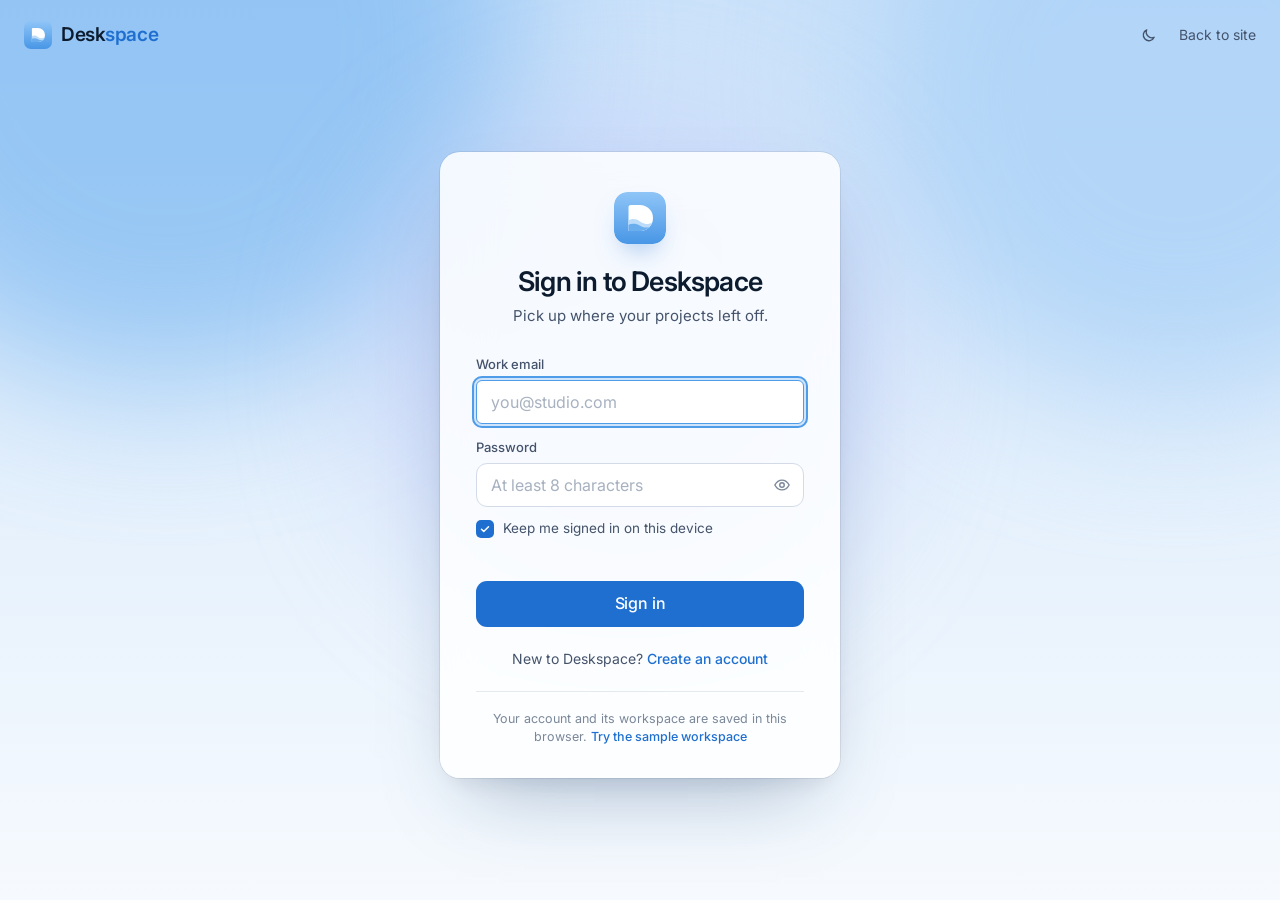
<file: app.html>
<!doctype html>
<html lang="en">
<head>
<meta charset="utf-8">
<meta name="viewport" content="width=device-width, initial-scale=1">
<title>Deskspace</title>
<meta name="theme-color" content="#f3f6fa">
<link rel="preconnect" href="https://fonts.googleapis.com">
<link rel="preconnect" href="https://fonts.gstatic.com" crossorigin>
<link href="https://fonts.googleapis.com/css2?family=Inter:wght@400;500;600&display=swap" rel="stylesheet">
<script src="js/theme.js?v=v19-11180014"></script>
<link rel="stylesheet" href="css/base.css?v=v19-11180014">
<link rel="stylesheet" href="css/app.css?v=v19-11180014">
</head>
<body>
<svg width="0" height="0" style="position:absolute" aria-hidden="true">
  <defs><linearGradient id="mf-g" x1="0" y1="0" x2="0" y2="1"><stop offset="0" stop-color="#fff" stop-opacity=".3"/><stop offset="1" stop-color="#0e1b2e" stop-opacity=".1"/></linearGradient></defs>
  <symbol id="mark" viewBox="0 0 40 40">
    <linearGradient id="mark-g" x1="0" y1="0" x2="0" y2="1"><stop offset="0" stop-color="#8fc5f7"/><stop offset="1" stop-color="#4896e6"/></linearGradient>
    <rect width="40" height="40" rx="10" fill="url(#mark-g)"/>
    <clipPath id="mark-d"><path d="M13 10h7a10 10 0 0 1 0 20h-9V12a2 2 0 0 1 2-2z"/></clipPath>
    <g clip-path="url(#mark-d)">
      <rect x="9" y="8" width="24" height="24" fill="#fff"/>
      <path d="M9 23.5c3.5-3.4 7.5-3.4 11-.8s7.5 2.8 12-1.2V32H9z" fill="#bcdcfa"/>
      <path d="M9 26.5c3.5-2.6 7.5-2.6 11-.6s7.5 2.2 12-1V32H9z" fill="#6aaeee"/>
    </g>
  </symbol>
</svg>

<div class="app" id="app">
  <aside class="side" id="side" aria-label="Sidebar"></aside>
  <div class="main">
    <header class="top" id="top"></header>
    <main class="view" id="view"></main>
  </div>
</div>
<div id="layer"></div>
<div class="toast" id="toast" role="status"></div>
<input type="file" id="picker" multiple hidden>

<script src="js/app.js?v=v19-11180014"></script>
</body>
</html>
</file>
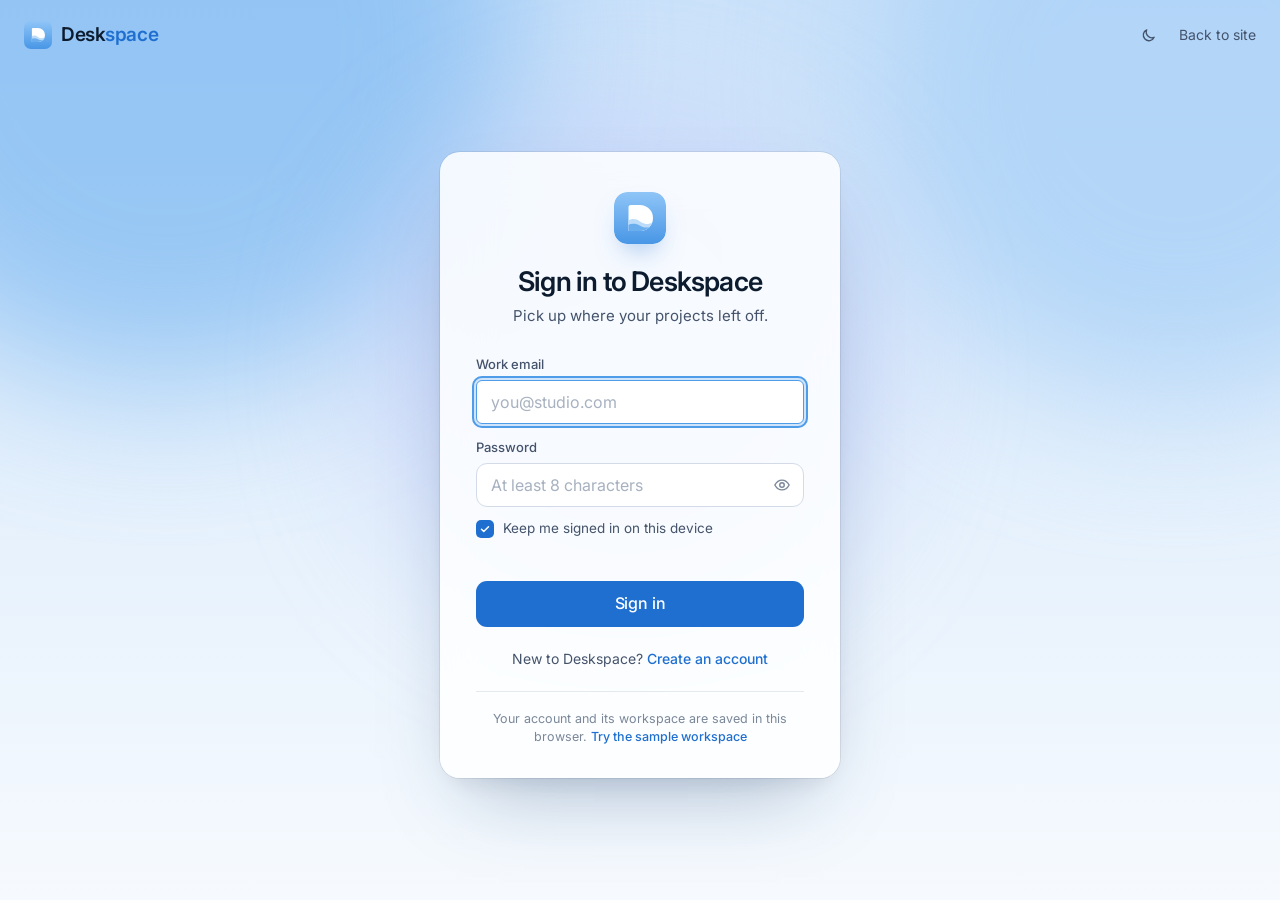
<file: login.html>
<!doctype html>
<html lang="en">
<head>
<meta charset="utf-8">
<meta name="viewport" content="width=device-width, initial-scale=1">
<title>Sign in — Deskspace</title>
<meta name="theme-color" content="#cfe4fa">
<link rel="preconnect" href="https://fonts.googleapis.com">
<link rel="preconnect" href="https://fonts.gstatic.com" crossorigin>
<link href="https://fonts.googleapis.com/css2?family=Inter:wght@400;500;600&display=swap" rel="stylesheet">
<script src="js/theme.js?v=v19-11180014"></script>
<link rel="stylesheet" href="css/base.css?v=v19-11180014">
<style>
  html, body { height: 100%; }
  body { display: flex; flex-direction: column; min-height: 100%; }
  .aurora { position: fixed; }
  .top, main { position: relative; z-index: 1; }
  .top { display: flex; gap: 14px; align-items: center; padding: 18px 24px; font-size: 14px; }
  .top a.back { color: var(--ink-2); transition: color 0.2s; }
  .top .theme-btn { margin-left: auto; }
  .top a.back:hover { color: var(--ink); }
  main { flex: 1; display: grid; place-items: center; padding: 24px 20px 64px; }
  .card { width: 100%; max-width: 400px; padding: 40px 36px 32px; border-radius: 20px; background: var(--glass); backdrop-filter: blur(24px) saturate(160%); -webkit-backdrop-filter: blur(24px) saturate(160%); box-shadow: var(--shadow-lg), 0 0 0 1px var(--hair); animation: card-in 0.7s cubic-bezier(0.2, 0.8, 0.2, 1) both; }
  @keyframes card-in { from { opacity: 0; transform: translateY(14px); } }
  .card .mark { width: 52px; height: 52px; margin: 0 auto 22px; border-radius: 26%; box-shadow: 0 14px 28px -12px rgba(31, 111, 208, 0.55); }
  h1 { font-size: 27px; font-weight: 600; letter-spacing: -0.03em; text-align: center; line-height: 1.15; }
  .sub { margin-top: 8px; text-align: center; font-size: 15px; color: var(--ink-2); }
  form { margin-top: 28px; display: flex; flex-direction: column; gap: 14px; }
  label { display: block; font-size: 13px; font-weight: 500; color: var(--ink-2); margin-bottom: 6px; }
  input { width: 100%; height: 44px; padding: 0 14px; border-radius: 11px; border: 1px solid var(--line-2); background: var(--surface); font-size: 16px; outline: 0; transition: border-color 0.15s, box-shadow 0.15s; }
  input::placeholder { color: var(--faint); }
  input:focus { border-color: var(--sky-500); box-shadow: 0 0 0 4px var(--ring); }
  .field[hidden] { display: none; }
  .btn { width: 100%; height: 46px; margin-top: 6px; border-radius: 11px; font-size: 16px; }
  .err { font-size: 13px; color: var(--red); min-height: 18px; margin: -4px 0 -6px; }
  .or { display: flex; align-items: center; gap: 12px; margin: 20px 0 14px; font-size: 12.5px; color: var(--muted); }
  .or::before, .or::after { content: ""; flex: 1; height: 1px; background: var(--line); }
  .swap { margin-top: 22px; text-align: center; font-size: 14px; color: var(--ink-2); }
  .swap button { color: var(--blue); font-weight: 500; }
  .swap button:hover { text-decoration: underline; text-underline-offset: 3px; }
  .join-note { display: none; margin-top: 18px; padding: 12px 14px; border-radius: 12px; background: var(--sky-100); color: var(--ink-2); font-size: 13px; line-height: 1.45; text-align: center; }
  .join-note.on { display: block; animation: card-in 0.6s cubic-bezier(0.2, 0.8, 0.2, 1) 0.2s both; }
  .join-note b { display: block; margin-top: 4px; color: var(--blue); font: 600 18px var(--mono); letter-spacing: 0.08em; }
  .pw { position: relative; }
  .pw input { padding-right: 44px; }
  .eye { position: absolute; right: 6px; top: 6px; width: 32px; height: 32px; border-radius: 8px; display: grid; place-items: center; color: var(--muted); transition: color 0.2s, background 0.2s; }
  .eye:hover, .eye.on { color: var(--blue); background: var(--fill); }
  .eye svg { width: 18px; height: 18px; }
  .keep { display: flex; align-items: center; gap: 9px; margin: -2px 0 0; font-size: 13.5px; font-weight: 400; color: var(--ink-2); cursor: pointer; user-select: none; }
  .keep input { position: absolute; opacity: 0; width: 1px; height: 1px; }
  .keep .tick { width: 18px; height: 18px; border-radius: 5px; display: grid; place-items: center; box-shadow: inset 0 0 0 1.5px var(--line-2); color: transparent; background: var(--surface); transition: background 0.2s, box-shadow 0.2s, color 0.2s; }
  .keep .tick svg { width: 12px; height: 12px; }
  .keep input:checked + .tick { background: var(--accent); box-shadow: none; color: var(--on-accent); }
  .keep input:focus-visible + .tick { box-shadow: 0 0 0 3px var(--ring), inset 0 0 0 1.5px var(--sky-500); }
  .btn.busy { opacity: 0.75; pointer-events: none; }
  .link-btn { color: var(--blue); font-weight: 500; }
  .link-btn:hover { text-decoration: underline; text-underline-offset: 3px; }
  .recent { margin-top: 22px; display: flex; flex-direction: column; gap: 6px; }
  .recent[hidden] { display: none; }
  .rc-h { font-size: 12px; font-weight: 600; color: var(--muted); }
  .rc { position: relative; }
  .rc-pick { width: 100%; display: flex; align-items: center; gap: 11px; padding: 9px 40px 9px 10px; border-radius: 12px; text-align: left; background: var(--surface); box-shadow: 0 0 0 1px var(--line); transition: box-shadow 0.2s, transform 0.25s; }
  .rc-pick:hover { box-shadow: 0 0 0 1px var(--sky-400); transform: translateY(-1px); }
  .rc-pick.on { box-shadow: 0 0 0 2px var(--sky-500); }
  .rc-pick img, .rc-av { width: 34px; height: 34px; border-radius: 50%; flex: none; object-fit: cover; }
  .rc-av { display: grid; place-items: center; background: var(--sky-200); color: var(--blue); font-weight: 600; font-size: 14px; }
  .rc-t { min-width: 0; }
  .rc-t b { display: block; font-size: 14px; font-weight: 600; color: var(--ink); }
  .rc-t small { display: block; font-size: 12.5px; color: var(--muted); white-space: nowrap; overflow: hidden; text-overflow: ellipsis; }
  .rc-x { position: absolute; right: 8px; top: 50%; width: 26px; height: 26px; margin-top: -13px; border-radius: 50%; color: var(--muted); font-size: 18px; line-height: 1; }
  .rc-x:hover { background: var(--fill); color: var(--ink); }
  .err .link-btn { font-size: 13px; }
  .demo { margin-top: 22px; padding-top: 18px; border-top: 1px solid var(--line); text-align: center; font-size: 12.5px; line-height: 1.45; color: var(--muted); }
  @media (max-width: 460px) { .card { padding: 32px 22px 26px; } }
  @media (prefers-reduced-motion: reduce) { .card { animation: none; } }
</style>
</head>
<body>
<svg width="0" height="0" style="position:absolute" aria-hidden="true">
  <symbol id="mark" viewBox="0 0 40 40">
    <linearGradient id="mark-g" x1="0" y1="0" x2="0" y2="1"><stop offset="0" stop-color="#8fc5f7"/><stop offset="1" stop-color="#4896e6"/></linearGradient>
    <rect width="40" height="40" rx="10" fill="url(#mark-g)"/>
    <clipPath id="mark-d"><path d="M13 10h7a10 10 0 0 1 0 20h-9V12a2 2 0 0 1 2-2z"/></clipPath>
    <g clip-path="url(#mark-d)">
      <rect x="9" y="8" width="24" height="24" fill="#fff"/>
      <path d="M9 23.5c3.5-3.4 7.5-3.4 11-.8s7.5 2.8 12-1.2V32H9z" fill="#bcdcfa"/>
      <path d="M9 26.5c3.5-2.6 7.5-2.6 11-.6s7.5 2.2 12-1V32H9z" fill="#6aaeee"/>
    </g>
  </symbol>
</svg>

<div class="aurora flat" aria-hidden="true"><i></i><i></i><i></i></div>

<header class="top">
  <a class="logo" href="index.html" aria-label="Deskspace home"><svg><use href="#mark"/></svg><span>Desk<span class="space">space</span></span></a>
  <button class="theme-btn" type="button" data-theme-toggle aria-label="Switch between light and dark theme" title="Light / dark"><svg class="sun" viewBox="0 0 24 24" fill="none" stroke="currentColor" stroke-width="1.9" stroke-linecap="round"><circle cx="12" cy="12" r="4"/><path d="M12 2.5V5M12 19v2.5M2.5 12H5M19 12h2.5M5.3 5.3l1.8 1.8M16.9 16.9l1.8 1.8M5.3 18.7l1.8-1.8M16.9 7.1l1.8-1.8"/></svg><svg class="moon" viewBox="0 0 24 24" fill="none" stroke="currentColor" stroke-width="1.9" stroke-linecap="round" stroke-linejoin="round"><path d="M20 14.5A8 8 0 0 1 9.5 4a8 8 0 1 0 10.5 10.5z"/></svg></button>
  <a class="back" href="index.html">Back to site</a>
</header>

<main>
  <div class="card">
    <svg class="mark" aria-hidden="true"><use href="#mark"/></svg>
    <h1 id="title">Sign in to Deskspace</h1>
    <p class="sub" id="sub">Pick up where your projects left off.</p>
    <p class="join-note" id="join-note" role="status"></p>
    <div class="recent" id="recent" hidden></div>
    <form id="form" method="post" action="#" novalidate>
      <div class="field" id="f-name" hidden>
        <label for="name">Full name</label>
        <input id="name" name="name" type="text" autocomplete="name" placeholder="Ana Petrova">
      </div>
      <div class="field">
        <label for="email">Work email</label>
        <input id="email" name="email" type="email" autocomplete="username" placeholder="you@studio.com" required>
      </div>
      <div class="field">
        <label for="password">Password</label>
        <div class="pw">
          <input id="password" name="password" type="password" autocomplete="current-password" placeholder="At least 8 characters" required minlength="8">
          <button type="button" class="eye" id="eye" aria-label="Show password" title="Show password"><svg viewBox="0 0 24 24" fill="none" stroke="currentColor" stroke-width="1.9" stroke-linecap="round" stroke-linejoin="round" aria-hidden="true"><path d="M2.5 12S6 5.5 12 5.5 21.5 12 21.5 12 18 18.5 12 18.5 2.5 12 2.5 12z"/><circle cx="12" cy="12" r="3"/></svg></button>
        </div>
      </div>
      <label class="keep"><input type="checkbox" id="keep" checked><span class="tick" aria-hidden="true"><svg viewBox="0 0 24 24" fill="none" stroke="currentColor" stroke-width="3" stroke-linecap="round" stroke-linejoin="round"><path d="M5 12.5l4.5 4.5L19 7.5"/></svg></span>Keep me signed in on this device</label>
      <p class="err" id="err" role="alert"></p>
      <button class="btn btn-primary" type="submit" id="submit">Sign in</button>
    </form>
    <p class="swap"><span id="swap-q">New to Deskspace?</span> <button type="button" id="swap">Create an account</button></p>
    <p class="demo">Your account and its workspace are saved in this browser. <button type="button" class="link-btn" id="demo">Try the sample workspace</button></p>
  </div>
</main>
<script>
(function () {
  var KEY = 'deskspace-user', ACC = 'deskspace-accounts';
  var $ = function (id) { return document.getElementById(id); };
  function session() { try { return JSON.parse(localStorage.getItem(KEY) || sessionStorage.getItem(KEY) || 'null'); } catch (e) { return null; } }
  var s0 = session(); if (s0 && s0.email) { location.replace('app.html'); return; }
  function accounts() { try { return JSON.parse(localStorage.getItem(ACC) || '{}') || {}; } catch (e) { return {}; } }
  function saveAccounts(a) { localStorage.setItem(ACC, JSON.stringify(a)); }
  function esc(t) { return String(t).replace(/[&<>"']/g, function (ch) { return { '&': '&amp;', '<': '&lt;', '>': '&gt;', '"': '&quot;', "'": '&#39;' }[ch]; }); }
  function hex(buf) { return [].map.call(new Uint8Array(buf), function (b) { return ('0' + b.toString(16)).slice(-2); }).join(''); }
  function randomSalt() { var a = new Uint8Array(16); crypto.getRandomValues(a); return hex(a.buffer); }
  // The password never gets stored: only a salted PBKDF2 hash of it.
  function hashPw(pw, salt) {
    if (!window.crypto || !crypto.subtle) return Promise.reject(new Error('no-crypto'));
    var enc = new TextEncoder();
    return crypto.subtle.importKey('raw', enc.encode(pw), 'PBKDF2', false, ['deriveBits']).then(function (k) {
      return crypto.subtle.deriveBits({ name: 'PBKDF2', salt: enc.encode(salt), iterations: 150000, hash: 'SHA-256' }, k, 256);
    }).then(hex);
  }
  function startSession(acc, keep) {
    var u = { name: acc.name, email: acc.email };
    if (acc.photo) u.photo = acc.photo;
    try { localStorage.removeItem(KEY); sessionStorage.removeItem(KEY); (keep ? localStorage : sessionStorage).setItem(KEY, JSON.stringify(u)); }
    catch (err) { $('err').textContent = 'This browser is blocking storage, so it cannot keep you signed in.'; return false; }
    return true;
  }

  function enterDemo() {
    try { localStorage.setItem(KEY, JSON.stringify({ name: 'Ana Petrova', email: 'ana@haldenstudio.co', demo: true })); }
    catch (err) { $('err').textContent = 'This browser is blocking storage, so the sample workspace cannot open.'; return; }
    location.replace('app.html');
  }
  if (/[?&]demo=1/.test(location.search)) { enterDemo(); return; }
  $('demo').addEventListener('click', enterDemo);

  var signup = /[?&]new=1/.test(location.search);
  var jm = location.search.match(/[?&]join=([A-Za-z0-9-]{5,20})/);
  if (jm) {
    var jn = $('join-note'); jn.classList.add('on');
    jn.innerHTML = 'You have an invite to a team on Deskspace. Sign in, then use “Join with code” on the Team page with this code:<b></b>';
    jn.querySelector('b').textContent = jm[1].toUpperCase();
  }

  // accounts that signed in here before, newest first
  function paintRecent() {
    var A = accounts(), list = Object.keys(A).map(function (k) { return A[k]; }).filter(function (a) { return !a.hidden; }).sort(function (a, b) { return (b.last || 0) - (a.last || 0); }).slice(0, 3), box = $('recent');
    box.hidden = signup || !list.length;
    if (box.hidden) return;
    box.innerHTML = '<div class="rc-h">Signed in here before</div>' + list.map(function (a) {
      var ini = (a.name || a.email).trim().charAt(0).toUpperCase();
      return '<div class="rc"><button type="button" class="rc-pick" data-email="' + esc(a.email) + '">' + (a.photo ? '<img src="' + esc(a.photo) + '" alt="">' : '<span class="rc-av">' + esc(ini) + '</span>') +
        '<span class="rc-t"><b>' + esc(a.name) + '</b><small>' + esc(a.email) + '</small></span></button>' +
        '<button type="button" class="rc-x" data-forget="' + esc(a.email) + '" aria-label="Remove ' + esc(a.email) + ' from this list" title="Remove from this list">&times;</button></div>';
    }).join('');
  }
  $('recent').addEventListener('click', function (e) {
    var f = e.target.closest('[data-forget]');
    if (f) {
      var A = accounts(), k = f.getAttribute('data-forget').toLowerCase();
      if (A[k]) { A[k].last = 0; A[k].hidden = true; }
      // keep the account itself, only drop it from the quick list
      saveAccounts(A); f.closest('.rc').remove(); if (!$('recent').querySelector('.rc')) $('recent').hidden = true; return;
    }
    var p = e.target.closest('[data-email]');
    if (p) { $('email').value = p.getAttribute('data-email'); $('password').value = ''; $('password').focus(); [].forEach.call(document.querySelectorAll('.rc-pick'), function (b) { b.classList.toggle('on', b === p); }); }
  });

  function paint() {
    $('title').textContent = signup ? 'Create your Deskspace account' : 'Sign in to Deskspace';
    $('sub').textContent = signup ? 'Start with a free workspace. Upgrade when the team grows.' : 'Pick up where your projects left off.';
    $('f-name').hidden = !signup;
    $('submit').textContent = signup ? 'Create account' : 'Sign in';
    $('swap-q').textContent = signup ? 'Already have an account?' : 'New to Deskspace?';
    $('swap').textContent = signup ? 'Sign in' : 'Create an account';
    $('password').autocomplete = signup ? 'new-password' : 'current-password';
    $('password').placeholder = 'At least 8 characters';
    $('err').textContent = '';
    paintRecent();
  }
  $('swap').addEventListener('click', function () { signup = !signup; paint(); (signup ? $('name') : $('email')).focus(); });
  $('eye').addEventListener('click', function () {
    var pw = $('password'), show = pw.type === 'password';
    pw.type = show ? 'text' : 'password';
    this.setAttribute('aria-label', show ? 'Hide password' : 'Show password'); this.title = show ? 'Hide password' : 'Show password'; this.classList.toggle('on', show);
    pw.focus();
  });

  var busy = false;
  $('form').addEventListener('submit', function (e) {
    e.preventDefault();
    if (busy) return;
    var email = $('email').value.trim(), key = email.toLowerCase(), name = $('name').value.trim(), pw = $('password').value, keep = $('keep').checked, A = accounts(), acc = A[key];
    $('err').textContent = '';
    if (signup && !name) { $('err').textContent = 'Enter your name.'; $('name').focus(); return; }
    if (!/^[^\s@]+@[^\s@]+\.[^\s@]+$/.test(email)) { $('err').textContent = 'Enter a valid email address.'; $('email').focus(); return; }
    if (signup && acc) { $('err').textContent = 'There is already an account with this email. Sign in instead.'; return; }
    if (!signup && !acc) { $('err').innerHTML = 'No account uses this email on this device. <button type="button" class="link-btn" id="go-new">Create one</button>'; $('go-new').onclick = function () { signup = true; paint(); $('name').focus(); }; return; }
    if (pw.length < 8) { $('err').textContent = signup ? 'Use at least 8 characters for the password.' : 'Enter your password.'; $('password').focus(); return; }
    busy = true; $('submit').classList.add('busy'); $('submit').textContent = signup ? 'Creating account…' : 'Signing in…';
    var salt = signup ? randomSalt() : acc.salt;
    hashPw(pw, salt).then(function (h) {
      if (signup) { acc = { name: name, email: email, salt: salt, hash: h, created: Date.now() }; }
      else if (h !== acc.hash) { throw new Error('wrong'); }
      acc.last = Date.now(); acc.hidden = false; A[key] = acc; saveAccounts(A);
      if (startSession(acc, keep)) location.href = 'app.html';
      else { busy = false; paint(); }
    }).catch(function (err) {
      busy = false; $('submit').classList.remove('busy'); paint();
      $('err').textContent = err && err.message === 'wrong' ? 'That password is not right. Try again.' : err && err.message === 'no-crypto' ? 'This browser cannot sign you in securely. Open the site over https.' : 'Something went wrong. Try again.';
      $('password').select();
    });
  });
  paint();
  var first = document.querySelector('.rc-pick');
  if (first && !signup) first.focus(); else $(signup ? 'name' : 'email').focus();
})();
</script>
</body>
</html>
</file>
<file: css/base.css>
/* Deskspace — shared tokens (light + dark), reset, buttons, logo, moving background */
:root {
  color-scheme: light;
  /* ink */
  --ink: #0d1b2f;
  --ink-2: #44536b;
  --muted: #7a8799;
  --faint: #a7b1c0;
  /* surfaces */
  --bg: #ffffff;
  --bg-soft: #f5f8fc;
  --surface: #ffffff;
  --sidebar: #f3f6fa;
  --fill: #edf2f8;
  --fill-hover: #e2e9f2;
  --hover: rgba(13, 27, 47, 0.05);
  --sel: rgba(13, 27, 47, 0.08);
  --line: #e4e9f0;
  --line-2: #d2dbe7;
  --hair: rgba(13, 27, 47, 0.08);
  --tick: #cbd6e4;
  --glass: rgba(255, 255, 255, 0.86);
  --glass-nav: rgba(255, 255, 255, 0.8);
  --pop: rgba(255, 255, 255, 0.97);
  --scrim: rgba(13, 27, 47, 0.28);
  --film: #0b1626;
  --toast-bg: rgba(13, 27, 47, 0.92);
  --toast-ink: #ffffff;
  --toast-ok: #7fe0b0;
  /* baby blue scale */
  --sky-50: #f2f8fe;
  --sky-100: #e6f1fc;
  --sky-200: #d2e6fa;
  --sky-300: #add3f7;
  --sky-400: #7fb9f1;
  --sky-500: #4f9ce8;
  /* --blue: links, labels and thin accents. --accent: filled buttons (baby blue, dark text). */
  --blue: #1f6fd0;
  --blue-hover: #195fb6;
  --accent: #1f6fd0;
  --accent-hover: #195fb6;
  --on-accent: #ffffff;
  --ring: rgba(79, 156, 232, 0.24);
  /* status */
  --green: #15845a;
  --green-bg: #e3f4ec;
  --green-line: #b4e2cc;
  --green-solid: #17936a;
  --on-green: #ffffff;
  --red: #c43c3c;
  --red-bg: #fcebea;
  --amber: #9a6400;
  --amber-bg: #fcf2dc;
  /* moving background */
  --grad-a: #cbe2fa;
  --grad-b: #e2effc;
  --grad-c: #f6fafe;
  --blob-1: rgba(111, 177, 240, 0.6);
  --blob-2: rgba(173, 211, 247, 0.85);
  --blob-3: rgba(188, 198, 250, 0.55);

  --radius: 12px;
  --font: -apple-system, BlinkMacSystemFont, "SF Pro Text", "SF Pro Display", "Inter", "Segoe UI", Roboto, "Helvetica Neue", sans-serif;
  --mono: "SF Mono", ui-monospace, Menlo, Consolas, monospace;
  --ease: cubic-bezier(0.2, 0.8, 0.2, 1);
  --shadow-sm: 0 1px 2px rgba(13, 27, 47, 0.05);
  --shadow: 0 12px 32px -12px rgba(13, 27, 47, 0.18), 0 2px 6px rgba(13, 27, 47, 0.05);
  --shadow-lg: 0 40px 80px -32px rgba(23, 62, 112, 0.35), 0 12px 28px -12px rgba(13, 27, 47, 0.12);
}

:root[data-theme="dark"] {
  color-scheme: dark;
  --ink: #eef4fb;
  --ink-2: #b2bfd1;
  --muted: #91a0b6;
  --faint: #66748c;
  --bg: #111a28;
  --bg-soft: #162131;
  --surface: #1c293c;
  --sidebar: #0e1622;
  --fill: rgba(255, 255, 255, 0.07);
  --fill-hover: rgba(255, 255, 255, 0.12);
  --hover: rgba(255, 255, 255, 0.05);
  --sel: rgba(255, 255, 255, 0.09);
  --line: rgba(255, 255, 255, 0.08);
  --line-2: rgba(255, 255, 255, 0.15);
  --hair: rgba(255, 255, 255, 0.09);
  --tick: #3a4a61;
  --glass: rgba(28, 41, 60, 0.82);
  --glass-nav: rgba(17, 26, 40, 0.74);
  --pop: rgba(34, 48, 69, 0.97);
  --scrim: rgba(4, 9, 16, 0.6);
  --film: #0b121c;
  --toast-bg: rgba(238, 244, 251, 0.96);
  --toast-ink: #0d1b2f;
  --toast-ok: #15845a;
  --sky-50: #1a2b43;
  --sky-100: #213653;
  --sky-200: #2b4669;
  --sky-300: #426c9c;
  --sky-400: #70abe6;
  --sky-500: #84bef4;
  --blue: #a3d0fa;
  --blue-hover: #c4e1fc;
  --accent: #a8d3fa;
  --accent-hover: #c6e2fc;
  --on-accent: #051323;
  --ring: rgba(147, 200, 248, 0.26);
  --green: #62d5a5;
  --green-bg: rgba(98, 213, 165, 0.13);
  --green-line: rgba(98, 213, 165, 0.36);
  --green-solid: #4cc795;
  --on-green: #04150e;
  --red: #f39090;
  --red-bg: rgba(243, 144, 144, 0.13);
  --amber: #f0c36a;
  --amber-bg: rgba(240, 195, 106, 0.13);
  --grad-a: #1c3557;
  --grad-b: #15253b;
  --grad-c: #111a28;
  --blob-1: rgba(132, 190, 244, 0.34);
  --blob-2: rgba(74, 132, 208, 0.36);
  --blob-3: rgba(128, 138, 232, 0.22);
  --shadow-sm: 0 1px 2px rgba(0, 0, 0, 0.4);
  --shadow: 0 16px 36px -14px rgba(0, 0, 0, 0.7), 0 2px 6px rgba(0, 0, 0, 0.3);
  --shadow-lg: 0 44px 90px -30px rgba(0, 0, 0, 0.85), 0 0 60px -20px rgba(116, 180, 241, 0.22);
}

*, *::before, *::after { box-sizing: border-box; }
html { -webkit-text-size-adjust: 100%; }
body {
  margin: 0;
  background: var(--bg);
  color: var(--ink);
  font-family: var(--font);
  font-size: 17px;
  line-height: 1.47;
  -webkit-font-smoothing: antialiased;
  -moz-osx-font-smoothing: grayscale;
  text-rendering: optimizeLegibility;
}
html.theming, html.theming * { transition: background-color 0.35s ease, color 0.35s ease, border-color 0.35s ease, box-shadow 0.35s ease, fill 0.35s ease, stroke 0.35s ease !important; }
img, video, svg { display: block; max-width: 100%; }
a { color: inherit; text-decoration: none; }
button, input, textarea, select { font: inherit; color: inherit; }
button { cursor: pointer; background: none; border: 0; padding: 0; }
h1, h2, h3, h4, p { margin: 0; }
ul { margin: 0; padding: 0; list-style: none; }
:focus-visible { outline: 2px solid var(--sky-500); outline-offset: 2px; border-radius: 6px; }
::selection { background: var(--sky-300); color: var(--ink); }

/* Logo */
.logo { display: inline-flex; align-items: center; gap: 9px; font-weight: 600; letter-spacing: -0.022em; font-size: 19px; color: var(--ink); }
.logo svg { width: 28px; height: 28px; flex: none; transition: transform 0.5s var(--ease); }
a.logo:hover svg { transform: rotate(-8deg) scale(1.06); }
.logo .space { color: var(--blue); }

/* Buttons */
.btn {
  display: inline-flex; align-items: center; justify-content: center; gap: 7px;
  height: 40px; padding: 0 18px; border-radius: 980px;
  font-weight: 500; font-size: 15px; letter-spacing: -0.01em; white-space: nowrap;
  transition: background 0.2s ease, color 0.2s ease, transform 0.25s var(--ease), box-shadow 0.25s ease;
}
.btn svg { width: 15px; height: 15px; transition: transform 0.25s var(--ease); }
.btn:hover { transform: translateY(-1px); }
.btn:active { transform: translateY(0) scale(0.98); }
.btn-primary { background: var(--accent); color: var(--on-accent); }
.btn-primary:hover { background: var(--accent-hover); box-shadow: 0 8px 20px -8px var(--sky-500); }
.btn-ghost { background: var(--fill); color: var(--ink); }
.btn-ghost:hover { background: var(--fill-hover); }
.btn-outline { box-shadow: inset 0 0 0 1px var(--line-2); color: var(--ink); background: var(--surface); }
.btn-outline:hover { background: var(--bg-soft); }
.btn-green { background: var(--green-solid); color: var(--on-green); }
.btn-green:hover { filter: brightness(1.07); }
.btn-danger { background: var(--red-bg); color: var(--red); }
.btn-danger:hover { filter: brightness(0.96) saturate(1.3); }
.btn-lg { height: 48px; padding: 0 26px; font-size: 17px; }
.btn-sm { height: 30px; padding: 0 12px; font-size: 13px; }
.btn[disabled] { opacity: 0.5; cursor: default; transform: none; }
.link { color: var(--blue); font-weight: 500; display: inline-flex; align-items: center; gap: 4px; }
.link svg { width: 14px; height: 14px; transition: transform 0.25s var(--ease); }
.link:hover svg { transform: translateX(4px); }

/* Theme switch */
.theme-btn { width: 34px; height: 34px; border-radius: 50%; display: grid; place-items: center; color: var(--ink-2); flex: none; transition: background 0.2s, color 0.2s; }
.theme-btn:hover { background: var(--hover); color: var(--ink); }
.theme-btn svg { width: 17px; height: 17px; grid-area: 1 / 1; transition: transform 0.5s var(--ease), opacity 0.3s; }
:root:not([data-theme="dark"]) .theme-btn .sun { opacity: 0; transform: rotate(90deg) scale(0.4); }
:root[data-theme="dark"] .theme-btn .moon { opacity: 0; transform: rotate(-90deg) scale(0.4); }

/* Status pills */
.pill {
  display: inline-flex; align-items: center; gap: 6px;
  height: 21px; padding: 0 8px; border-radius: 6px;
  font-size: 11.5px; font-weight: 600; white-space: nowrap; letter-spacing: 0;
  background: var(--fill); color: var(--ink-2);
}
.pill::before { content: ""; width: 6px; height: 6px; border-radius: 50%; background: currentColor; }
.pill.review { background: var(--sky-100); color: var(--blue); }
.pill.approved { background: var(--green-bg); color: var(--green); }
.pill.changes { background: var(--red-bg); color: var(--red); }
.pill.draft { background: var(--fill); color: var(--ink-2); }

.tc {
  font-family: var(--mono); font-size: 11px; font-weight: 600;
  padding: 2px 6px; border-radius: 5px;
  background: var(--sky-100); color: var(--blue);
}

/* Moving gradient background */
.aurora { position: absolute; inset: 0; overflow: hidden; pointer-events: none; z-index: 0; background: linear-gradient(180deg, var(--grad-a) 0%, var(--grad-b) 48%, var(--grad-c) 100%); }
.aurora i { position: absolute; border-radius: 50%; filter: blur(72px); will-change: transform; }
.aurora i:nth-child(1) { width: 54vmax; height: 54vmax; left: -14%; top: -34%; background: var(--blob-1); animation: drift-a 19s ease-in-out infinite alternate; }
.aurora i:nth-child(2) { width: 48vmax; height: 48vmax; right: -16%; top: -24%; background: var(--blob-2); animation: drift-b 23s ease-in-out infinite alternate; }
.aurora i:nth-child(3) { width: 38vmax; height: 38vmax; left: 30%; top: 14%; background: var(--blob-3); animation: drift-c 27s ease-in-out infinite alternate; }
.aurora::after { content: ""; position: absolute; left: 0; right: 0; bottom: 0; height: 42%; background: linear-gradient(180deg, transparent, var(--bg)); }
.aurora.flat::after { display: none; }
@keyframes drift-a { from { transform: translate3d(0, 0, 0) scale(1); } to { transform: translate3d(26%, 18%, 0) scale(1.18); } }
@keyframes drift-b { from { transform: translate3d(0, 0, 0) scale(1.1); } to { transform: translate3d(-30%, 24%, 0) scale(0.9); } }
@keyframes drift-c { from { transform: translate3d(-18%, 6%, 0) scale(0.9); } to { transform: translate3d(22%, -20%, 0) scale(1.2); } }
@media (prefers-reduced-motion: reduce) {
  .aurora i { animation: none; }
  .btn:hover, a.logo:hover svg { transform: none; }
}
</file>
<file: css/site.css>
/* Deskspace — landing page */
:root {
  --sans: "Schibsted Grotesk", -apple-system, BlinkMacSystemFont, "Segoe UI", Roboto, sans-serif;
  --serif: "Newsreader", "Iowan Old Style", Georgia, serif;
  --mono2: "JetBrains Mono", "SF Mono", ui-monospace, Menlo, monospace;
  --out: cubic-bezier(0.16, 1, 0.3, 1);
  --spring: cubic-bezier(0.2, 0.9, 0.25, 1.12);
  --l-bg: #f6faff;
  --l-alt: #e9f3fe;
  --l-band: #dcebfc;
  --l-line: rgba(14, 52, 102, 0.1);
  --l-hero: linear-gradient(180deg, #c9e2fb 0%, #dbecfd 30%, #ecf5fe 64%, #f6faff 100%);
  --l-cta: linear-gradient(180deg, #f6faff 0%, #dcecfd 45%, #c6e0fb 100%);
  --l-shadow: 0 1px 2px rgba(14, 52, 102, 0.06), 0 18px 40px -22px rgba(14, 52, 102, 0.35);
  --l-glass: rgba(255, 255, 255, 0.6);
  --l-lift: 0 0 0 1px rgba(14, 52, 102, 0.07), inset 0 1px 0 rgba(255, 255, 255, 0.8), 0 2px 6px rgba(14, 52, 102, 0.05), 0 22px 44px -26px rgba(20, 80, 160, 0.32), 0 60px 110px -50px rgba(20, 80, 160, 0.42);
  --nav-tint: rgba(236, 245, 255, 0.5);
  --nav-tint-2: rgba(236, 245, 255, 0.78);
  --nav-line: rgba(14, 52, 102, 0.09);
}
:root[data-theme="dark"] {
  --l-bg: #101928;
  --l-alt: #0d1624;
  --l-band: #132439;
  --l-line: rgba(255, 255, 255, 0.09);
  --l-hero: linear-gradient(180deg, #1a3555 0%, #152a45 34%, #111f33 70%, #101928 100%);
  --l-cta: linear-gradient(180deg, #101928 0%, #142a46 55%, #1a3657 100%);
  --l-shadow: 0 1px 2px rgba(0, 0, 0, 0.4), 0 24px 50px -24px rgba(0, 0, 0, 0.7);
  --l-glass: rgba(20, 32, 50, 0.6);
  --l-shadow: inset 0 1px 0 rgba(255, 255, 255, 0.05), 0 0 0 1px rgba(160, 200, 255, 0.06), 0 2px 4px rgba(0, 0, 0, 0.3), 0 26px 50px -24px rgba(0, 0, 0, 0.8);
  --l-lift: inset 0 1px 0 rgba(255, 255, 255, 0.08), 0 0 0 1px rgba(160, 200, 255, 0.1), 0 4px 10px rgba(0, 0, 0, 0.25), 0 30px 60px -28px rgba(0, 0, 0, 0.85), 0 70px 130px -50px rgba(0, 0, 0, 0.9), 0 0 90px -40px rgba(90, 160, 240, 0.35);
  --nav-tint: rgba(28, 52, 84, 0.42);
  --nav-tint-2: rgba(14, 28, 48, 0.68);
  --nav-line: rgba(170, 210, 255, 0.12);
}

/* one continuous sky behind every section; JS shifts its colours with the scroll */
:root[data-theme="dark"] body { background: #050b16; }
.page-bg { position: fixed; inset: 0; z-index: -1; overflow: hidden; pointer-events: none; background: linear-gradient(180deg, var(--pg-a, #c8e2fb) 0%, var(--pg-b, #eff6ff) 100%); }
.page-bg i { position: absolute; border-radius: 50%; filter: blur(90px); will-change: transform; }
.page-bg i:nth-child(1) { width: 64vmax; height: 52vmax; left: calc(50% - 32vmax); top: -34vmax; background: rgba(150, 205, 255, var(--pg-g, 0.5)); animation: drift-a 26s ease-in-out infinite alternate; }
.page-bg i:nth-child(2) { width: 46vmax; height: 46vmax; right: -16vmax; bottom: -20vmax; background: rgba(170, 210, 255, 0.35); animation: drift-b 32s ease-in-out infinite alternate; }
:root[data-theme="dark"] .page-bg i:nth-child(1) { background: rgba(110, 180, 250, var(--pg-g, 0.32)); }
:root[data-theme="dark"] .page-bg i:nth-child(2) { background: rgba(60, 120, 220, 0.16); }
:is(.hero, .mess, .rev-sec, .flow, .feats, .film, .statement, .pricing, .faq, .cta, .foot) { background: transparent !important; }
:root[data-theme="dark"] .foot { border-top-color: rgba(160, 200, 255, 0.08); }
:root[data-theme="dark"] .fs::before { background: #0b1626; }

html { scroll-behavior: smooth; scroll-padding-top: 80px; }
body { font-family: var(--sans); font-size: 17px; line-height: 1.55; background: var(--l-bg); overflow-x: hidden; }
body.lock { overflow: hidden; }
.wrap { width: 100%; max-width: 1180px; margin: 0 auto; padding: 0 28px; }
.wrap.wide { max-width: 1320px; }
section { position: relative; }
h1, h2, h3 { font-family: var(--sans); font-weight: 700; letter-spacing: -0.035em; text-wrap: balance; color: var(--ink); }
h2 { font-size: clamp(36px, 5vw, 68px); line-height: 0.98; }
em { font-family: var(--serif); font-style: italic; font-weight: 400; letter-spacing: -0.015em; color: var(--blue); }
.lead { max-width: 560px; margin-top: 20px; font-size: clamp(17px, 1.45vw, 20px); line-height: 1.5; color: var(--ink-2); }
code { padding: 2px 7px; border-radius: 6px; background: var(--sky-100); color: var(--ink); font-family: var(--mono2); font-size: 0.82em; }
.logo { font-family: var(--sans); font-weight: 700; letter-spacing: -0.03em; }
.btn { font-family: var(--sans); transition: background 0.2s, color 0.2s, box-shadow 0.25s, transform 0.3s var(--spring), translate 0.35s var(--out); }
.btn-quiet { background: transparent; color: var(--ink); box-shadow: inset 0 0 0 1.5px var(--line-2); }
.btn-quiet:hover { background: var(--l-glass); box-shadow: inset 0 0 0 1.5px var(--sky-400); }
.btn-lg { height: 54px; padding: 0 28px; font-size: 17px; }
.btn-lg svg { width: 17px; height: 17px; }
.btn:hover svg { transform: translateX(3px); }
.mag { translate: var(--tx, 0px) var(--ty, 0px); }

/* ---------- intro ---------- */
.intro { position: fixed; inset: 0; z-index: 100; display: grid; place-items: center; overflow: hidden; background: #e6f0fc; animation: intro-out 0.9s var(--out) 2.25s forwards; }
:root[data-theme="dark"] .intro { background: #0b1626; }
.intro-center { position: relative; display: flex; flex-direction: column; align-items: center; animation: center-out 0.9s var(--out) 2.2s forwards; }
.intro-lockup { display: flex; align-items: center; font-family: var(--sans); font-size: clamp(40px, 7vw, 72px); font-weight: 800; letter-spacing: -0.045em; color: var(--ink); }
.intro-mk { position: relative; display: block; width: 1.12em; height: 1.12em; flex: none; }
.intro-mark { display: block; width: 100%; height: 100%; border-radius: 26%; animation: mark-in 0.9s var(--spring) both; }
.intro-mark .wv { animation: wave-in 1s var(--out) 0.25s both; }
.intro-mark .wv.b { animation-delay: 0.38s; }
.intro-word { display: flex; overflow: hidden; max-width: 0; padding: 0.12em 0; animation: word-open 0.8s cubic-bezier(0.65, 0, 0.35, 1) 0.8s forwards; }
.intro-word span { display: inline-block; transform: translateY(105%); filter: blur(8px); animation: letter-up 0.7s var(--out) both; animation-delay: calc(0.9s + var(--i) * 45ms); }
.intro-word .sp { color: var(--blue); }
@keyframes mark-in { from { opacity: 0; transform: scale(0.7) rotate(-8deg); } }
@keyframes wave-in { from { transform: translateY(11px); } }
@keyframes word-open { to { max-width: 5.4em; margin-left: 0.24em; } }
@keyframes letter-up { to { transform: none; filter: blur(0); } }
@keyframes center-out { to { opacity: 0; transform: scale(1.05); filter: blur(6px); } }
@keyframes intro-out { to { opacity: 0; visibility: hidden; } }
.intro.skip, .intro.skip .intro-center { animation: intro-out 0.3s ease forwards; }

/* entrance after the intro */
.enter { opacity: 0; transform: translateY(22px); }
body.ready .enter { opacity: 1; transform: none; transition: opacity 1s ease, transform 1.2s var(--out); transition-delay: calc(var(--d, 0) * 0.08s); }
.rv { opacity: 0; transform: translateY(46px) scale(0.97); filter: blur(6px); transition: opacity 1s ease, transform 1.3s var(--out), filter 1s ease; transition-delay: calc(var(--d, 0) * 0.1s); }
.rv.in { opacity: 1; transform: none; filter: none; }
[data-float] { will-change: translate; }

/* ---------- nav ---------- */
.nav { position: fixed; top: 0; left: 0; right: 0; z-index: 50; padding: 12px 20px 0; transition: transform 0.5s var(--out); }
.nav-in { display: flex; align-items: center; gap: 18px; max-width: 1180px; height: 56px; margin: 0 auto; padding: 0 8px 0 18px; border-radius: 18px; background: var(--nav-tint); backdrop-filter: blur(24px) saturate(180%); -webkit-backdrop-filter: blur(24px) saturate(180%); box-shadow: inset 0 0 0 1px var(--nav-line), inset 0 1px 0 rgba(255, 255, 255, 0.12); transition: background 0.4s, box-shadow 0.4s, max-width 0.6s var(--out); }
.nav.scrolled .nav-in { background: var(--nav-tint-2); box-shadow: inset 0 0 0 1px var(--nav-line), inset 0 1px 0 rgba(255, 255, 255, 0.1), 0 14px 34px -16px rgba(5, 15, 30, 0.35); }
.nav.hide { transform: translateY(calc(-100% - 6px)); }
.nav .logo { font-size: 17px; }
.nav-links { display: flex; gap: 2px; margin: 0 auto; }
.nav-links a { position: relative; padding: 7px 13px; border-radius: 10px; font-size: 14px; font-weight: 500; color: var(--ink-2); transition: background 0.25s, color 0.2s; }
.nav-links a:hover { color: var(--ink); }
.nav-links a.on { color: var(--ink); background: rgba(127, 170, 220, 0.16); }
.nav-r { display: flex; align-items: center; gap: 12px; margin-left: auto; }
.signin { font-size: 14.5px; font-weight: 500; color: var(--ink-2); }
.signin:hover { color: var(--ink); }
.nav .btn-sm { height: 38px; padding: 0 16px; border-radius: 12px; font-size: 14px; }

/* ---------- 1. hero ---------- */
.hero { padding: 70px 0 110px; overflow-x: clip; }
.hero-halo { position: absolute; left: 50%; top: min(42svh, 400px); width: min(1100px, 120vw); height: min(560px, 70vw); border-radius: 50%; pointer-events: none; transform: translate(-50%, -50%);
  background: radial-gradient(closest-side, rgba(255, 255, 255, 0.55), rgba(255, 255, 255, 0.16) 55%, transparent); animation: halo 9s ease-in-out infinite; }
:root[data-theme="dark"] .hero-halo { background: radial-gradient(closest-side, rgba(120, 185, 250, 0.2), rgba(100, 165, 240, 0.07) 55%, transparent); }
@keyframes halo { 50% { transform: translate(-50%, -50%) scale(1.06); opacity: 0.75; } }
.hero-in { position: relative; z-index: 2; min-height: min(calc(100svh - 70px), 860px); display: flex; flex-direction: column; align-items: center; justify-content: center; padding: 30px 28px 70px; text-align: center; }
.hero-h { font-size: clamp(72px, 12.6vw, 196px); line-height: 0.9; font-weight: 800; letter-spacing: -0.038em; }
.hl { display: inline-flex; overflow: hidden; padding: 0.05em 0.07em 0.15em 0.02em; }
.hl > span { display: inline-block; transform: translateY(108%); transition: transform 1.15s var(--out); transition-delay: calc(0.05s + var(--i) * 45ms); }
@property --sh { syntax: "<length>"; inherits: true; initial-value: -9999px; }
.hl { --fill: linear-gradient(180deg, #102a4c 20%, #1d3f69 100%); --fill-sp: linear-gradient(180deg, #6ab4f5 10%, #1f6fd0 95%); --shine: rgba(150, 205, 255, 0.95); }
:root[data-theme="dark"] .hl { --fill: linear-gradient(180deg, #ffffff 25%, #d3e3f6 100%); --fill-sp: linear-gradient(180deg, #e2f1fe 10%, #82c0f7 95%); --shine: rgba(255, 255, 255, 0.95); }
.hl > span { color: transparent; -webkit-background-clip: text; background-clip: text;
  background-image: linear-gradient(105deg, transparent 25%, var(--shine) 50%, transparent 75%), var(--fill);
  background-size: 2.2em 100%, 100% 100%; background-repeat: repeat-y, repeat; background-position: calc(var(--sh) - var(--o, 0px)) 0, 0 0; }
.hl > span.sp { background-image: linear-gradient(105deg, transparent 25%, var(--shine) 50%, transparent 75%), var(--fill-sp); }
@keyframes sheen { 0% { --sh: -2.4em; } 30%, 100% { --sh: calc(var(--hw, 6em) + 0.4em); } }
body.ready .hl { animation: sheen 7s cubic-bezier(0.45, 0, 0.2, 1) 1.5s infinite; }
body.ready .hl > span { transform: none; }
.hero-sl { margin-top: 30px; font-size: clamp(21px, 2.3vw, 31px); line-height: 1.3; font-weight: 500; letter-spacing: -0.025em; color: var(--ink-2); text-wrap: balance; }
.hero-sl em { font-size: 1.1em; }
.hero-cta { display: flex; justify-content: center; gap: 12px; flex-wrap: wrap; margin-top: 42px; }
.stage { position: relative; z-index: 2; max-width: 1180px; margin: 0 auto; padding: 0 28px; perspective: 1800px; }
.win { --p: 0; position: relative; overflow: hidden; border-radius: 18px; background: var(--surface); text-align: left; font-size: 12.5px; line-height: 1.35; transform-origin: 50% 0%;
  transform: rotateX(calc((1 - var(--p)) * 22deg + var(--wy, 0deg))) rotateY(var(--wx, 0deg)) scale(calc(0.92 + var(--p) * 0.08)); transition: transform 0.6s var(--out);
  box-shadow: var(--l-lift); will-change: transform; }
.win-bar { display: flex; align-items: center; gap: 7px; height: 38px; padding: 0 14px; border-bottom: 1px solid var(--line); background: var(--bg-soft); }
.win-bar i { width: 11px; height: 11px; border-radius: 50%; background: #ff5f57; }
.win-bar i:nth-child(2) { background: #febc2e; }
.win-bar i:nth-child(3) { background: #28c840; }
.win-bar span { margin: 0 auto; padding-right: 47px; font-size: 12px; font-weight: 600; color: var(--muted); }
.win-body { display: grid; grid-template-columns: 200px minmax(0, 1fr); min-height: 470px; }
.w-side { display: flex; flex-direction: column; gap: 2px; padding: 14px 10px; border-right: 1px solid var(--line); background: linear-gradient(180deg, var(--sky-50), var(--bg-soft)); }
.w-side .logo { padding: 0 6px 10px; font-size: 14px; gap: 7px; }
.w-side .logo svg { width: 22px; height: 22px; }
.w-ws { display: flex; align-items: center; gap: 8px; margin-bottom: 8px; padding: 6px; border-radius: 9px; background: var(--surface); box-shadow: 0 0 0 1px var(--line); font-weight: 600; }
.w-ws b { width: 24px; height: 24px; border-radius: 7px; display: grid; place-items: center; background: var(--sky-500); color: #fff; font-size: 11px; }
.w-ws small { display: block; font-weight: 400; font-size: 10.5px; color: var(--muted); }
.w-it { display: flex; align-items: center; gap: 9px; height: 29px; padding: 0 8px; border-radius: 7px; color: var(--ink-2); font-weight: 500; }
.w-it svg { width: 15px; height: 15px; color: var(--blue); }
.w-it.on { background: var(--surface); color: var(--ink); box-shadow: 0 0 0 1px var(--line), 0 1px 2px rgba(14, 52, 102, 0.08); }
.w-it em { margin-left: auto; font-family: var(--sans); font-style: normal; font-size: 11px; color: var(--muted); }
.w-it em.hot { min-width: 17px; height: 17px; border-radius: 9px; display: grid; place-items: center; background: var(--accent); color: var(--on-accent); font-weight: 700; }
.w-plan { margin-top: auto; padding: 10px; border-radius: 10px; background: var(--surface); box-shadow: 0 0 0 1px var(--line); }
.w-plan small { display: block; font-size: 10.5px; color: var(--muted); }
.w-plan > b { font-size: 13px; }
.w-plan i { display: block; height: 4px; margin: 7px 0 5px; border-radius: 4px; background: var(--fill); overflow: hidden; }
.w-plan i b { display: block; height: 100%; border-radius: 4px; background: var(--sky-500); }
.w-main { min-width: 0; padding: 18px 22px 22px; }
.w-head { display: flex; align-items: center; gap: 12px; }
.w-head small { font-size: 11px; color: var(--muted); }
.w-head h4 { font-size: 19px; font-weight: 700; letter-spacing: -0.025em; }
.w-avs { display: flex; margin-left: auto; }
.w-avs i { width: 24px; height: 24px; margin-left: -6px; border-radius: 50%; display: grid; place-items: center; font-style: normal; font-size: 10px; font-weight: 700; color: #fff; background: var(--sky-500); box-shadow: 0 0 0 2px var(--surface); }
.w-avs i:nth-child(2) { background: #e07a6c; }
.w-avs i:nth-child(3) { background: #5aa7b8; }
.w-avs i:nth-child(4) { background: #6c7fd8; }
.w-tabs { display: flex; gap: 20px; margin: 14px 0 16px; border-bottom: 1px solid var(--line); font-weight: 500; color: var(--muted); }
.w-tabs span { padding-bottom: 9px; }
.w-tabs .on { color: var(--ink); box-shadow: 0 2px 0 -0.5px var(--blue); }
.w-grid { display: grid; grid-template-columns: repeat(3, minmax(0, 1fr)); gap: 12px; }
.w-file { overflow: hidden; border-radius: 10px; background: var(--surface); box-shadow: 0 0 0 1px var(--line); transition: transform 0.4s var(--spring), box-shadow 0.3s; }
.w-file:hover { transform: translateY(-4px); box-shadow: 0 0 0 1px var(--sky-300), var(--l-shadow); }
.w-file .t { position: relative; aspect-ratio: 16 / 9; overflow: hidden; }
.w-file img { width: 100%; height: 100%; object-fit: cover; transition: transform 0.7s var(--out); }
.w-file:hover img { transform: scale(1.07); }
.w-file .pill { position: absolute; top: 7px; right: 7px; background-color: var(--surface); box-shadow: 0 1px 3px rgba(13, 27, 47, 0.18); }
.w-file .d { position: absolute; left: 7px; bottom: 7px; padding: 2px 5px; border-radius: 4px; background: rgba(13, 27, 47, 0.72); color: #fff; font: 500 10px var(--mono2); }
.w-file b { display: block; padding: 8px 10px 0; font-size: 12px; font-weight: 600; white-space: nowrap; overflow: hidden; text-overflow: ellipsis; }
.w-file small { display: block; padding: 1px 10px 9px; font-size: 11px; color: var(--muted); }
.chip { position: absolute; z-index: 3; display: flex; align-items: center; gap: 10px; padding: 11px 14px 11px 11px; border-radius: 14px; background: var(--glass); backdrop-filter: blur(16px) saturate(160%); -webkit-backdrop-filter: blur(16px) saturate(160%);
  box-shadow: 0 0 0 1px var(--l-line), var(--l-shadow); font-size: 13px; line-height: 1.35; color: var(--ink-2); translate: 0 var(--cy, 0px); }
.chip b { display: block; color: var(--ink); font-weight: 600; }
.chip b em { font-family: var(--sans); font-style: normal; font-weight: 400; color: var(--muted); }
.chip .tc { margin-left: 6px; }
.chip .av { width: 26px; height: 26px; border-radius: 50%; display: grid; place-items: center; flex: none; background: #6c7fd8; color: #fff; font-size: 11px; font-weight: 700; }
.chip .ok, .chip .cal { width: 30px; height: 30px; border-radius: 50%; display: grid; place-items: center; flex: none; background: var(--green-bg); color: var(--green); }
.chip .cal { border-radius: 9px; background: var(--sky-100); color: var(--blue); }
.chip svg { width: 16px; height: 16px; }
.chip.c1 { right: -8px; top: 26%; animation: bob 7s ease-in-out infinite; }
.chip.c2 { left: -10px; bottom: 20%; animation: bob 8s ease-in-out -3s infinite; }
.chip.c3 { right: 9%; bottom: -22px; animation: bob 9s ease-in-out -5s infinite; }
@keyframes bob { 50% { transform: translateY(-10px); } }

/* ---------- 3. problem: the chaos sorts itself while you scroll ---------- */
.mess { position: relative; height: 300vh; }
.mess-stage { position: sticky; top: 0; height: 100vh; height: 100svh; overflow: hidden; display: flex; align-items: center; }
.mess-in { position: relative; display: grid; grid-template-columns: minmax(0, 1fr) minmax(0, 1.08fr); gap: 70px; align-items: center; padding-top: 40px; }
.mess-copy { position: relative; z-index: 5; }
.mess-copy h2 { font-size: clamp(34px, 4.3vw, 58px); line-height: 1; }
.sorter { display: inline-flex; align-items: center; gap: 14px; margin-top: 36px; padding: 8px 20px 8px 8px; border-radius: 980px; background: var(--surface); box-shadow: var(--l-shadow); font-weight: 600; font-size: 15px; color: var(--ink); transition: transform 0.35s var(--spring), box-shadow 0.3s; }
.sorter:hover { transform: translateY(-2px); }
.so-track { position: relative; width: 54px; height: 32px; flex: none; border-radius: 16px; background: var(--fill-hover); transition: background 0.4s; }
.so-knob { position: absolute; top: 3px; left: 3px; width: 26px; height: 26px; border-radius: 50%; background: #fff; box-shadow: 0 2px 6px rgba(0, 0, 0, 0.22); transition: transform 0.55s var(--spring); }
.sorter[aria-pressed="true"] .so-track { background: var(--blue); }
.sorter[aria-pressed="true"] .so-knob { transform: translateX(22px); }
.so-l { display: grid; }
.so-l > span { grid-area: 1 / 1; transition: opacity 0.3s, transform 0.45s var(--out); }
.so-on { opacity: 0; transform: translateY(10px); }
.sorter[aria-pressed="true"] .so-off { opacity: 0; transform: translateY(-10px); }
.sorter[aria-pressed="true"] .so-on { opacity: 1; transform: none; }
.mess-hint { display: flex; align-items: center; gap: 8px; margin-top: 18px; font: 500 12.5px var(--mono2); color: var(--muted); transition: opacity 0.4s; }
.mess-hint svg { width: 14px; height: 14px; animation: drop 1.6s ease-in-out infinite; }
.mess.done .mess-hint { opacity: 0; }

.board { position: relative; z-index: 2; height: 480px; border-radius: 26px; overflow: hidden; background: linear-gradient(155deg, var(--l-band), var(--l-alt)); box-shadow: var(--l-lift); }
.bd-panel { position: absolute; z-index: 1; left: 6%; right: 6%; top: 5%; display: flex; align-items: center; gap: 11px; padding: 12px 14px; border-radius: 14px; background: var(--surface); box-shadow: var(--l-shadow); opacity: 0; transform: translateY(-14px) scale(0.96); transition: opacity 0.5s, transform 0.7s var(--spring); }
.bd-panel b { display: block; font-size: 15px; color: var(--ink); }
.bd-panel small { font-size: 12px; color: var(--muted); }
.bd-panel .pill { margin-left: auto; }
.bd-ic { width: 34px; height: 34px; border-radius: 10px; display: grid; place-items: center; flex: none; background: linear-gradient(140deg, #6fb1ef, #3f86d8); color: #fff; font-weight: 700; }
.board.sorted .bd-panel { opacity: 1; transform: none; }
.bd-slots { position: absolute; left: 6%; right: 6%; top: calc(5% + 76px); bottom: 5%; display: flex; flex-direction: column; gap: 10px; }
.bd-slots i { flex: 1; border-radius: 14px; border: 1.5px dashed var(--line-2); opacity: 0.6; transition: opacity 0.5s; }
.board.sorted .bd-slots i { opacity: 0; }

.mess-items { position: absolute; inset: 0; z-index: 3; pointer-events: none; }
.mc { position: absolute; left: 0; top: 0; overflow: hidden; border-radius: 14px; background: var(--surface); box-shadow: var(--l-shadow); transform-origin: 50% 50%; will-change: transform; animation: mfl var(--fd, 6s) ease-in-out var(--fdl, 0s) infinite; }
@keyframes mfl { 50% { translate: 0 calc(var(--amp, 12px) * -1); } }
.c-a, .c-b { position: absolute; inset: 0; display: flex; align-items: center; gap: 12px; padding: 12px 16px; font-size: 14px; color: var(--ink-2); }
.c-a { opacity: calc(1 - var(--cb, 0)); }
.c-b { opacity: var(--cb, 0); }
.c-a b, .c-b b { display: block; overflow: hidden; color: var(--ink); font-weight: 600; font-size: 14px; line-height: 1.3; text-overflow: ellipsis; white-space: nowrap; }
.c-a small, .c-b small { display: block; font-size: 12px; color: var(--muted); white-space: nowrap; }
.c-a > span:last-child, .c-b > span:last-child { min-width: 0; }
.mi { width: 32px; height: 32px; border-radius: 10px; display: grid; place-items: center; flex: none; background: var(--sky-100); color: var(--blue); }
.mi.g { background: var(--green-bg); color: var(--green); }
.mi.r { background: var(--red-bg); color: var(--red); }
.mi svg { width: 16px; height: 16px; }
.bub { padding: 10px 14px; border-radius: 16px 16px 16px 5px; background: #d9fdd3; color: #0b2a12; font-weight: 600; font-size: 15px; }
.scrawl { font-family: var(--serif); font-style: italic; font-size: 23px; line-height: 1.05; color: #5b4300; }
.note-y { background: color-mix(in srgb, #fff3b4 calc((1 - var(--cb, 0)) * 100%), var(--surface)); }
.note-p { background: #ffd9e3; }
.note-p .scrawl { color: #7a2440; font-size: 20px; }
.vers { display: flex !important; gap: 4px; margin-top: 3px; }
.vers i { padding: 1px 6px; border-radius: 5px; background: var(--fill); font: 500 10.5px var(--mono2); font-style: normal; color: var(--ink-2); }
.vers i.on { background: var(--accent); color: var(--on-accent); }
.wave { display: flex !important; align-items: center; gap: 2px; margin-top: 4px; }
.wave i { width: 3px; height: 6px; border-radius: 2px; background: var(--blue); }
.wave i:nth-child(2n) { height: 12px; } .wave i:nth-child(3n) { height: 16px; } .wave i:nth-child(5n) { height: 9px; }
.shot .c-a { flex-direction: column; align-items: stretch; gap: 6px; padding: 7px; }
.shot img { width: 100%; flex: 1; min-height: 0; object-fit: cover; border-radius: 9px; }
.shot small { padding: 0 3px 2px; font-size: 11px; }

/* ---------- 4. review ---------- */
.rev-sec { padding: 140px 0 150px; overflow-x: clip; background: linear-gradient(180deg, var(--l-alt), var(--l-band)); }
.sec-head { max-width: 800px; margin-bottom: 56px; }
.rev-head { max-width: none; display: flex; align-items: flex-end; justify-content: space-between; gap: 30px 60px; flex-wrap: wrap; }
.rev-head > div { max-width: 760px; }
.rev-try { display: flex; flex-direction: column; gap: 10px; margin: 0 0 6px; padding: 0; list-style: none; counter-reset: t; }
.rev-try li { counter-increment: t; display: flex; align-items: center; gap: 12px; font-size: 15.5px; color: var(--ink-2); transition: color 0.3s; }
.rev-try li::before { content: counter(t); width: 28px; height: 28px; flex: none; border-radius: 50%; display: grid; place-items: center; background: var(--surface); box-shadow: 0 0 0 1px var(--l-line); font: 500 12px var(--mono2); color: var(--blue); transition: background 0.3s, color 0.3s, transform 0.5s var(--spring); }
.rev-try li.done::before { content: "✓"; background: var(--accent); color: var(--on-accent); transform: scale(1.12); box-shadow: none; font-family: var(--sans); font-weight: 700; }
.rev-try li.done { color: var(--muted); }
.rev-try b { color: var(--ink); font-weight: 600; }

.pd { display: grid; grid-template-columns: minmax(0, 1fr) 360px; gap: 16px; padding: 14px; border-radius: 28px; background: var(--l-glass); backdrop-filter: blur(12px); -webkit-backdrop-filter: blur(12px); box-shadow: var(--l-lift); transition: box-shadow 0.6s; }
.pd[data-state="approved"] { box-shadow: 0 0 0 2px rgba(48, 164, 108, 0.55), 0 60px 120px -50px rgba(30, 140, 90, 0.5); }
.pd-main { min-width: 0; }
.pd-screen { position: relative; aspect-ratio: 16 / 9; overflow: hidden; border-radius: 18px; background: #0b1220; cursor: crosshair; isolation: isolate; -webkit-user-select: none; user-select: none; }
.pd-frames img { position: absolute; inset: 0; width: 100%; height: 100%; object-fit: cover; opacity: 0; transform: scale(1.05); transition: opacity 0.6s ease, transform 1.2s var(--out); }
.pd-frames img.on { opacity: 1; transform: none; }
.pd.playing .pd-frames img.on { transform: scale(1.05); transition: opacity 0.6s ease, transform 5s linear; }
.pd-screen::after { content: ""; position: absolute; inset: 0; z-index: 1; pointer-events: none; background: linear-gradient(180deg, rgba(5, 10, 20, 0.4), transparent 24%, transparent 72%, rgba(5, 10, 20, 0.38)); }
.pd-ver { position: absolute; z-index: 2; left: 14px; top: 14px; padding: 5px 10px; border-radius: 8px; background: rgba(10, 20, 35, 0.55); backdrop-filter: blur(8px); -webkit-backdrop-filter: blur(8px); color: #fff; font: 500 12px var(--mono2); }
.pd-status { position: absolute; z-index: 2; right: 14px; top: 14px; height: 26px; padding: 0 10px; border-radius: 8px; font-size: 12px; background-color: var(--surface); box-shadow: 0 4px 14px -4px rgba(0, 0, 0, 0.35); }
.pd-status.re-pop { animation: pop 0.5s var(--spring); }
.pd-hint { position: absolute; z-index: 2; left: 50%; bottom: 16px; display: inline-flex; align-items: center; gap: 8px; padding: 9px 15px 9px 11px; border-radius: 980px; background: rgba(10, 20, 35, 0.55); backdrop-filter: blur(10px); -webkit-backdrop-filter: blur(10px); color: #fff; font-size: 13.5px; font-weight: 500; white-space: nowrap; pointer-events: none; transform: translateX(-50%); transition: opacity 0.4s, transform 0.5s var(--out); animation: hint 2.4s ease-in-out infinite; }
.pd-hint svg { width: 14px; height: 14px; }
.pd-hint.off, .pd[data-state="approved"] .pd-hint { opacity: 0; transform: translate(-50%, 10px); animation: none; }
@keyframes hint { 50% { box-shadow: 0 0 0 7px rgba(255, 255, 255, 0.13); } }
.pd-mark { position: absolute; z-index: 2; left: var(--x, 50%); top: var(--y, 50%); width: 46px; height: 46px; margin: -23px 0 0 -23px; border-radius: 50%; border: 2.5px solid #fff; box-shadow: 0 0 0 4px rgba(79, 156, 232, 0.5), 0 8px 24px rgba(0, 0, 0, 0.35); opacity: 0; transform: scale(0.3); pointer-events: none; transition: opacity 0.25s, transform 0.5s var(--spring), left 0.5s var(--out), top 0.5s var(--out); }
.pd-mark.on { opacity: 1; transform: none; }
.pd-mark.on::after { content: ""; position: absolute; inset: -10px; border-radius: 50%; border: 2px solid rgba(255, 255, 255, 0.75); animation: ping 1.6s var(--out) infinite; }
@keyframes ping { from { transform: scale(0.6); opacity: 1; } to { transform: scale(1.5); opacity: 0; } }
.pd-pop, .pd-compose { position: absolute; z-index: 3; left: var(--x, 50%); top: var(--y, 50%); border-radius: 14px; box-shadow: 0 24px 50px -16px rgba(0, 0, 0, 0.55); opacity: 0; pointer-events: none; transform: translate(36px, -50%) scale(0.92); transform-origin: left center; transition: opacity 0.3s, transform 0.5s var(--spring); }
.pd-pop.flip, .pd-compose.flip { transform: translate(calc(-100% - 36px), -50%) scale(0.92); transform-origin: right center; }
.pd-pop.on, .pd-compose.on { opacity: 1; transform: translate(36px, -50%); }
.pd-pop.flip.on, .pd-compose.flip.on { transform: translate(calc(-100% - 36px), -50%); }
.pd-pop { max-width: min(330px, 58%); display: flex; align-items: center; gap: 10px; padding: 10px 14px 10px 10px; background: rgba(255, 255, 255, 0.97); color: #0a1a2f; font-size: 14px; line-height: 1.35; }
.pd-pop b { display: block; font-size: 12px; }
.pd-pop .av, .pd-n .av, .pd-compose .av { width: 28px; height: 28px; border-radius: 50%; display: grid; place-items: center; flex: none; color: #fff; font-size: 11px; font-weight: 700; }
.pd-compose { width: min(380px, 66%); display: flex; align-items: center; gap: 8px; padding: 6px 6px 6px 8px; background: #fff; cursor: auto; }
.pd-compose.on { pointer-events: auto; }
.pd-compose .av { background: #1f6fd0; }
.pd-compose .pc-tc { flex: none; padding: 3px 6px; border-radius: 6px; background: #e4f0fd; color: #1f6fd0; font: 500 11.5px var(--mono2); }
.pd-compose input { flex: 1; min-width: 0; height: 36px; border: 0; outline: 0; background: transparent; color: #0a1a2f; font: 500 14.5px var(--sans); }
.pd-compose input::placeholder { color: #8a97a8; font-weight: 400; }
.pd-compose button { width: 36px; height: 36px; flex: none; border-radius: 10px; display: grid; place-items: center; background: #1f6fd0; color: #fff; transition: transform 0.3s var(--spring), background 0.2s; }
.pd-compose button:hover { transform: scale(1.08); background: #1a5fb3; }
.pd-compose button svg { width: 16px; height: 16px; }
.pd-compose.shake { animation: shake 0.4s; }
@keyframes shake { 25% { margin-left: -6px; } 75% { margin-left: 6px; } }
.pd-stamp { position: absolute; z-index: 4; left: 50%; top: 50%; display: flex; align-items: center; gap: 14px; padding: 16px 26px 16px 18px; border-radius: 20px; background: rgba(23, 147, 106, 0.94); color: #fff; font-size: clamp(22px, 3vw, 34px); font-weight: 800; letter-spacing: -0.035em; line-height: 1; box-shadow: 0 30px 70px -20px rgba(0, 0, 0, 0.55); opacity: 0; pointer-events: none; transform: translate(-50%, -50%) scale(1.7) rotate(-9deg); transition: opacity 0.2s, transform 0.6s var(--spring); }
.pd-stamp small { display: block; margin-top: 6px; font-size: 13px; font-weight: 500; letter-spacing: 0; opacity: 0.85; }
.pd-stamp svg { width: 40px; height: 40px; padding: 8px; border-radius: 50%; background: rgba(255, 255, 255, 0.2); }
.pd[data-state="approved"] .pd-stamp { opacity: 1; transform: translate(-50%, -50%) rotate(-4deg); }
.pd[data-state="approved"] .pd-pop, .pd[data-state="approved"] .pd-mark { opacity: 0; }

.pd-bar { display: flex; align-items: center; gap: 14px; padding: 16px 8px 6px; }
.pd-play { width: 46px; height: 46px; flex: none; border-radius: 50%; display: grid; place-items: center; background: var(--ink); color: var(--l-bg); transition: transform 0.35s var(--spring); }
.pd-play:hover { transform: scale(1.08); }
.pd-play svg { width: 16px; height: 16px; margin-left: 2px; }
.pd.playing .pd-play svg { margin-left: 0; }
.pd-tc { min-width: 46px; font: 500 13px var(--mono2); color: var(--ink); font-variant-numeric: tabular-nums; }
.pd-tc.dim { color: var(--muted); text-align: right; }
.pd-track { position: relative; flex: 1; height: 48px; cursor: pointer; touch-action: none; outline: none; }
.pd-track:focus-visible { box-shadow: 0 0 0 2px var(--sky-500); border-radius: 8px; }
.pd-segs { position: absolute; inset: 10px 0; display: flex; gap: 3px; }
.pd-segs i { border-radius: 6px; background: repeating-linear-gradient(90deg, var(--tick) 0 2px, transparent 2px 6px); }
.pd-fill { position: absolute; left: 0; top: 10px; bottom: 10px; width: 0; background: repeating-linear-gradient(90deg, var(--blue) 0 2px, transparent 2px 6px); pointer-events: none; }
.pd-head { position: absolute; top: 2px; bottom: 2px; left: 0; width: 2px; margin-left: -1px; border-radius: 2px; background: var(--ink); pointer-events: none; }
.pd-head::after { content: ""; position: absolute; left: 50%; bottom: -5px; width: 10px; height: 10px; margin-left: -5px; border-radius: 50%; background: var(--ink); box-shadow: 0 0 0 3px var(--surface); }
.pd-pin { position: absolute; top: -12px; width: 24px; height: 24px; margin-left: -12px; border-radius: 50% 50% 50% 4px; transform: rotate(-45deg); display: grid; place-items: center; background: var(--blue); box-shadow: 0 0 0 3px var(--surface), 0 6px 14px -6px rgba(20, 80, 160, 0.6); transition: transform 0.35s var(--spring); z-index: 2; }
.pd-pin span { transform: rotate(45deg); color: #fff; font-size: 10px; font-weight: 700; }
.pd-pin:hover, .pd-pin.on { transform: rotate(-45deg) scale(1.22); }
.pd-pin.new { animation: pin-in 0.7s var(--spring); }
@keyframes pin-in { from { transform: rotate(-45deg) translateY(-30px) scale(0); } }
.pd-prev { position: absolute; z-index: 5; bottom: calc(100% + 16px); left: 0; width: 160px; margin-left: -80px; overflow: hidden; border-radius: 10px; background: #0b1220; box-shadow: 0 0 0 2px var(--surface), 0 18px 40px -14px rgba(0, 0, 0, 0.5); opacity: 0; transform: translateY(6px) scale(0.94); pointer-events: none; transition: opacity 0.2s, transform 0.3s var(--out); }
.pd-prev.on { opacity: 1; transform: none; }
.pd-prev img { display: block; width: 100%; aspect-ratio: 16 / 9; object-fit: cover; }
.pd-prev span { position: absolute; left: 50%; bottom: 6px; padding: 2px 6px; border-radius: 5px; background: rgba(10, 20, 35, 0.72); color: #fff; font: 500 11px var(--mono2); transform: translateX(-50%); }

.pd-side { position: relative; min-width: 0; }
.pd-side-in { position: absolute; inset: 0; display: flex; flex-direction: column; gap: 6px; }
.pd-nh { display: flex; align-items: center; justify-content: space-between; padding: 8px 8px 2px; font: 500 12px var(--mono2); color: var(--muted); }
.pd-count { min-width: 24px; height: 24px; padding: 0 8px; border-radius: 12px; display: grid; place-items: center; background: var(--surface); box-shadow: 0 0 0 1px var(--l-line); color: var(--ink); }
.pd-count.bump { animation: pop 0.5s var(--spring); }
@keyframes pop { from { opacity: 0; transform: scale(0.5); } }
.pd-notes { flex: 1; min-height: 0; display: flex; flex-direction: column; gap: 8px; padding: 4px 4px 8px; overflow-y: auto; scrollbar-width: thin; }
.pd-n { display: flex; gap: 11px; align-items: flex-start; width: 100%; padding: 13px; border-radius: 16px; text-align: left; background: var(--surface); box-shadow: 0 0 0 1px var(--l-line); font-size: 14px; color: var(--ink-2); transition: box-shadow 0.3s, transform 0.45s var(--spring); flex: none; }
.pd-n:hover { transform: translateX(-3px); }
.pd-n.on { box-shadow: 0 0 0 2px var(--sky-400), 0 18px 36px -18px rgba(20, 80, 160, 0.55); transform: translateX(-6px); }
.pd-n.me { background: linear-gradient(160deg, var(--sky-100), var(--surface) 70%); }
.pd-n.new { animation: n-in 0.65s var(--spring); }
@keyframes n-in { from { opacity: 0; transform: translateY(-12px) scale(0.95); } }
.pd-n b { display: flex; justify-content: space-between; align-items: center; gap: 8px; margin-bottom: 3px; color: var(--ink); font-size: 13px; }
.pd-n b em { margin-right: auto; font-family: var(--sans); font-style: normal; font-weight: 400; color: var(--muted); }
.pd-n > span:last-child { flex: 1; min-width: 0; overflow-wrap: anywhere; }
.pd-act { display: grid; grid-template-columns: 1fr 1fr; gap: 8px; padding: 4px; }
.pd-act .btn { height: 48px; padding: 0 12px; font-size: 14.5px; font-weight: 600; }
.pd-act .btn svg { display: none; width: 16px; height: 16px; }
.pd[data-state="approved"] #pd-approve { background: var(--green-solid); color: var(--on-green); }
.pd[data-state="approved"] #pd-approve svg { display: block; }
.pd[data-state="changes"] #pd-changes { box-shadow: inset 0 0 0 1.5px var(--red); color: var(--red); }

/* ---------- 5. flow ---------- */
.flow { padding: 140px 0 60px; background: var(--l-bg); }
.flow .sec-head { margin-bottom: 20px; }
.flow-in { display: grid; grid-template-columns: minmax(0, 1.22fr) minmax(0, 1fr); gap: 72px; }
.flow-stick { position: sticky; top: max(96px, calc(50vh - 300px)); }
@keyframes flip { from { opacity: 0; transform: translateY(16px); } }

.scene { position: relative; padding: 16px; border-radius: 28px; background: linear-gradient(160deg, var(--l-band), var(--l-alt)); box-shadow: var(--l-lift); }
.sc-top { display: flex; align-items: center; gap: 14px; padding: 4px 6px 14px; }
.sc-n { display: flex; align-items: baseline; gap: 6px; }
.sc-n b { display: inline-block; font-size: 34px; font-weight: 800; line-height: 1; letter-spacing: -0.05em; color: var(--blue); font-variant-numeric: tabular-nums; }
.sc-n small { font: 500 12px var(--mono2); color: var(--muted); }
.sc-lbl { display: inline-block; font-size: 17px; font-weight: 600; letter-spacing: -0.02em; color: var(--ink); }
.re-in { animation: flip 0.55s var(--out); }
.sc-prog { flex: 1; max-width: 170px; height: 4px; margin-left: auto; overflow: hidden; border-radius: 4px; background: var(--fill); }
.sc-prog i { display: block; width: 20%; height: 100%; border-radius: 4px; background: var(--blue); transition: width 0.7s var(--out); }

.sc-card { overflow: hidden; border-radius: 18px; background: var(--surface); box-shadow: 0 0 0 1px var(--l-line), var(--l-shadow); transition: box-shadow 0.5s; }
.scene.at4 .sc-card { box-shadow: 0 0 0 2px rgba(48, 164, 108, 0.6), 0 30px 60px -30px rgba(30, 140, 90, 0.5); }
.sc-th { position: relative; aspect-ratio: 16 / 9; overflow: hidden; background: #0b1220; }
.sc-th > img { width: 100%; height: 100%; object-fit: cover; transition: filter 0.7s, transform 1.4s var(--out); }
.scene.s-1:not(.up-done) .sc-th > img { filter: blur(8px) brightness(0.62); transform: scale(1.08); }
.sc-up { position: absolute; inset: 0; display: flex; flex-direction: column; align-items: center; justify-content: center; gap: 6px; color: #fff; transition: opacity 0.4s; }
.sc-up b { font-size: 48px; font-weight: 800; line-height: 1; letter-spacing: -0.05em; font-variant-numeric: tabular-nums; }
.sc-up small { font-size: 13px; opacity: 0.85; }
.sc-up > i { width: 46%; height: 4px; margin-top: 8px; overflow: hidden; border-radius: 4px; background: rgba(255, 255, 255, 0.25); }
.sc-up > i i { display: block; width: 0; height: 100%; border-radius: 4px; background: #fff; }
.scene:not(.s-1) .sc-up, .scene.up-done .sc-up { opacity: 0; }
.sc-cm { position: absolute; left: 6%; top: 10%; max-width: 76%; display: flex; align-items: center; gap: 10px; padding: 9px 10px 9px 9px; border-radius: 14px; background: rgba(255, 255, 255, 0.97); color: #0a1a2f; font-size: 13.5px; line-height: 1.3; box-shadow: 0 20px 40px -14px rgba(0, 0, 0, 0.5); opacity: 0; transform: translateY(12px) scale(0.9); transform-origin: left bottom; transition: opacity 0.3s, transform 0.5s var(--spring); }
.sc-cm b { display: block; font-size: 12px; }
.sc-cm .av { width: 26px; height: 26px; flex: none; border-radius: 50%; display: grid; place-items: center; background: #6c7fd8; color: #fff; font-size: 11px; font-weight: 700; }
.sc-cm .ok { width: 26px; height: 26px; flex: none; border-radius: 50%; display: grid; place-items: center; color: transparent; box-shadow: inset 0 0 0 1.5px #c9d6e6; transition: background 0.3s, color 0.3s, box-shadow 0.3s; }
.sc-cm .ok svg { width: 14px; height: 14px; }
.sc-cm > span:nth-child(2) { transition: opacity 0.4s; }
.scene.s-3 .sc-cm { opacity: 1; transform: none; transition-delay: 0.15s; }
.scene.s-3 .sc-cm .ok { background: #30a46c; color: #fff; box-shadow: none; transition-delay: 1.15s; }
.scene.s-3 .sc-cm > span:nth-child(2) { opacity: 0.55; transition-delay: 1.3s; }
.sc-stamp { position: absolute; left: 50%; top: 50%; display: flex; align-items: center; gap: 10px; padding: 12px 22px 12px 14px; border-radius: 16px; background: rgba(23, 147, 106, 0.94); color: #fff; font-size: 28px; font-weight: 800; letter-spacing: -0.035em; box-shadow: 0 24px 50px -16px rgba(0, 0, 0, 0.5); opacity: 0; transform: translate(-50%, -50%) scale(1.8) rotate(-12deg); transition: opacity 0.2s, transform 0.55s var(--spring); }
.sc-stamp svg { width: 30px; height: 30px; padding: 6px; border-radius: 50%; background: rgba(255, 255, 255, 0.22); }
.scene.at4 .sc-stamp { opacity: 1; transform: translate(-50%, -50%) rotate(-5deg); transition-delay: 0.85s; }
.scene.s-5 .sc-stamp { transform: translate(-50%, -50%) rotate(-5deg) scale(0.82); transition-delay: 0s; }
.sc-meta { display: flex; align-items: center; justify-content: space-between; gap: 12px; padding: 14px 16px; }
.sc-meta b { display: block; font-size: 15px; color: var(--ink); }
.sc-vers { display: flex; gap: 4px; margin-top: 6px; }
.sc-vers i { padding: 2px 7px; border-radius: 6px; background: var(--fill); font: 500 11.5px var(--mono2); font-style: normal; color: var(--ink-2); transition: background 0.3s, color 0.3s; }
.sc-vers .v3 { background: var(--accent); color: var(--on-accent); }
.sc-vers .v4 { opacity: 0; transform: translateX(-10px) scale(0.5); transition: opacity 0.3s, transform 0.5s var(--spring), background 0.3s; }
.scene.at3 .sc-vers .v4 { opacity: 1; transform: none; background: var(--accent); color: var(--on-accent); transition-delay: 0.8s; }
.scene.at3 .sc-vers .v3 { background: var(--fill); color: var(--ink-2); transition-delay: 0.8s; }
.sc-pill { flex: none; padding: 6px 12px; border-radius: 980px; background: var(--sky-100); color: var(--blue); font-size: 12.5px; font-weight: 600; transition: background 0.3s, color 0.3s; }
.sc-pill.ok { background: var(--green-bg); color: var(--green); }
.sc-rows { display: grid; margin-top: 12px; }
.sc-row { grid-area: 1 / 1; display: flex; align-items: center; gap: 12px; padding: 12px; border-radius: 16px; background: var(--surface); box-shadow: 0 0 0 1px var(--l-line), var(--l-shadow); font-size: 14px; color: var(--ink-2); opacity: 0; transform: translateY(14px); transition: opacity 0.35s, transform 0.55s var(--out); }
.scene.at2:not(.s-5) .sc-link, .scene.s-5 .sc-dl { opacity: 1; transform: none; }
.sc-link .lk { flex: 1; min-width: 0; overflow: hidden; padding: 10px 12px; border-radius: 10px; background: var(--bg-soft); font: 500 12.5px var(--mono2); color: var(--blue); text-overflow: ellipsis; white-space: nowrap; }
.sc-btn { display: grid; flex: none; }
.sc-btn > span { grid-area: 1 / 1; display: inline-flex; align-items: center; justify-content: center; gap: 6px; height: 40px; padding: 0 15px; border-radius: 10px; font-size: 13.5px; font-weight: 600; transition: opacity 0.3s, transform 0.45s var(--spring); }
.sc-btn .a { background: var(--accent); color: var(--on-accent); }
.sc-btn .b { background: var(--green-bg); color: var(--green); opacity: 0; transform: scale(0.8); }
.sc-btn svg { width: 14px; height: 14px; }
.scene.s-2 .sc-btn .a { opacity: 0; transform: scale(0.9); transition-delay: 1s; }
.scene.s-2 .sc-btn .b { opacity: 1; transform: none; transition-delay: 1.05s; }
.scene.at3 .sc-btn .a { opacity: 0; }
.scene.at3 .sc-btn .b { opacity: 1; transform: none; }
.dl-ic { width: 42px; height: 42px; flex: none; border-radius: 12px; display: grid; place-items: center; background: var(--accent); color: var(--on-accent); }
.dl-ic svg { width: 18px; height: 18px; }
.scene.s-5 .dl-ic svg { animation: drop 1.2s ease-in-out 0.9s 2; }
.dl-tx { flex: 1; min-width: 0; }
.dl-tx b { display: block; font-size: 14px; color: var(--ink); }
.dl-tx small { font-size: 12px; color: var(--muted); }
.dbar { display: block; height: 4px; margin-top: 7px; overflow: hidden; border-radius: 4px; background: var(--fill); }
.dbar i { display: block; width: 0; height: 100%; border-radius: 4px; background: linear-gradient(90deg, var(--sky-400), var(--blue)); transition: width 1.6s var(--out); }
.scene.s-5 .dbar i { width: 100%; transition-delay: 0.9s; }
.sc-done { display: inline-flex; align-items: center; gap: 5px; flex: none; color: var(--green); font-size: 13px; font-weight: 600; opacity: 0; transform: scale(0.6); transition: opacity 0.3s, transform 0.5s var(--spring); }
.sc-done svg { width: 14px; height: 14px; }
.scene.s-5 .sc-done { opacity: 1; transform: none; transition-delay: 2.3s; }
@keyframes drop { 40% { transform: translateY(4px); } }
.sc-cur { position: absolute; z-index: 6; left: 82%; top: 104%; width: 26px; height: 26px; fill: var(--ink); stroke: var(--l-bg); stroke-width: 1.5; stroke-linejoin: round; filter: drop-shadow(0 4px 6px rgba(0, 0, 0, 0.25)); pointer-events: none; transition: left 0.85s var(--out), top 0.85s var(--out); }
.sc-cur.clk { animation: clk 0.4s ease; }
@keyframes clk { 45% { transform: scale(0.78); } }
.sc-rip { position: absolute; z-index: 5; width: 46px; height: 46px; margin: -23px 0 0 -23px; border-radius: 50%; background: rgba(79, 156, 232, 0.35); pointer-events: none; opacity: 0; }
.sc-rip.go { animation: rip 0.6s var(--out); }
@keyframes rip { from { opacity: 1; transform: scale(0.2); } to { opacity: 0; transform: scale(1.4); } }

.flow-col { position: relative; padding-left: 46px; }
.fl-line { position: absolute; left: 9px; top: 0; height: 0; width: 2px; overflow: hidden; border-radius: 2px; background: var(--fill); }
.fl-line i { display: block; width: 100%; height: 100%; border-radius: 2px; background: linear-gradient(180deg, var(--sky-400), var(--blue)); transform: scaleY(0); transform-origin: top; }
.flow-steps { display: flex; flex-direction: column; gap: 30vh; margin: 0; padding: 22vh 0 34vh; list-style: none; }
.fs { position: relative; opacity: 0.25; transform: translateY(14px); transition: opacity 0.6s, transform 0.8s var(--out); }
.fs.done { opacity: 0.4; }
.fs.on { opacity: 1; transform: none; }
.fs::before { content: ""; position: absolute; left: -46px; top: 0; width: 20px; height: 20px; border-radius: 50%; background: var(--l-bg); box-shadow: inset 0 0 0 2px var(--line-2); transition: background 0.3s, box-shadow 0.3s, transform 0.5s var(--spring); }
.fs.done::before { background: var(--blue); box-shadow: none; }
.fs.on::before { background: var(--blue); box-shadow: 0 0 0 6px var(--sky-100); transform: scale(1.15); }
.fs-t { font: 500 12.5px var(--mono2); color: var(--blue); }
.fs h3 { margin: 10px 0 12px; font-size: clamp(28px, 3vw, 44px); line-height: 1.04; }
.fs p { max-width: 460px; color: var(--ink-2); }
.fs-vis { display: none; align-items: center; gap: 12px; max-width: 460px; margin-top: 24px; padding: 14px; border-radius: 18px; background: var(--surface); box-shadow: 0 0 0 1px var(--l-line), var(--l-shadow); font-size: 14px; color: var(--ink-2); }
.fs-vis b { display: block; color: var(--ink); font-weight: 600; }
.fs-vis small { font-size: 12px; color: var(--muted); }
.v-up .th { width: 74px; height: 46px; flex: none; overflow: hidden; border-radius: 8px; }
.v-up .th img { width: 100%; height: 100%; object-fit: cover; }
.v-up > span:last-child { flex: 1; min-width: 0; }
.v-up .bar { display: block; height: 4px; margin-top: 8px; border-radius: 4px; background: var(--fill); overflow: hidden; }
.v-up .bar i { display: block; width: 0; height: 100%; border-radius: 4px; background: linear-gradient(90deg, var(--sky-400), var(--blue)); transition: width 2.2s var(--out) 0.2s; }
.fs.on .v-up .bar i { width: 86%; }
.v-link .lk { flex: 1; min-width: 0; overflow: hidden; text-overflow: ellipsis; white-space: nowrap; padding: 8px 10px; border-radius: 9px; background: var(--bg-soft); font: 500 12.5px var(--mono2); color: var(--blue); }
.v-link .sent, .v-vers .res { display: inline-flex; align-items: center; gap: 5px; flex: none; color: var(--green); font-weight: 600; font-size: 13px; opacity: 0; transform: scale(0.7); transition: opacity 0.3s 0.5s, transform 0.5s var(--spring) 0.5s; }
.v-link .sent svg, .v-vers .res svg { width: 14px; height: 14px; }
.fs.on .sent, .fs.on .res { opacity: 1; transform: none; }
.v-vers i { padding: 4px 9px; border-radius: 7px; background: var(--fill); font: 500 12px var(--mono2); font-style: normal; color: var(--ink-2); }
.v-vers i.new { background: var(--accent); color: var(--on-accent); opacity: 0; transform: translateX(-12px); transition: opacity 0.35s 0.25s, transform 0.55s var(--spring) 0.25s; }
.fs.on .v-vers i.new { opacity: 1; transform: none; }
.v-vers .res { margin-left: auto; }
.v-ok .stamp { display: inline-flex; align-items: center; gap: 6px; padding: 9px 14px; border-radius: 10px; background: var(--green-solid); color: var(--on-green); font-weight: 700; font-size: 14px; transform: scale(1.5) rotate(-8deg); opacity: 0; transition: transform 0.6s var(--spring) 0.2s, opacity 0.3s 0.2s; }
.v-ok .stamp svg { width: 15px; height: 15px; }
.fs.on .v-ok .stamp { transform: none; opacity: 1; }
.v-dl > span:first-child { flex: 1; }
.v-dl .dl { width: 40px; height: 40px; border-radius: 12px; display: grid; place-items: center; background: var(--accent); color: var(--on-accent); }
.v-dl .dl svg { width: 18px; height: 18px; }
.fs.on .v-dl .dl svg { animation: drop 1.4s ease-in-out 0.4s 2; }

/* ---------- 6. product: an interactive bento ---------- */
.feats { padding: 140px 0; background: var(--l-alt); }
.feats-head { max-width: 900px; margin-bottom: 56px; }
.feats-head p { margin-top: 18px; font-size: 19px; color: var(--ink-2); }
.bento { display: grid; grid-template-columns: repeat(12, minmax(0, 1fr)); grid-auto-rows: minmax(500px, auto); gap: 20px; }
.bt-files, .bt-rev, .bt-cal { grid-column: span 7; }
.bt-appr, .bt-team, .bt-tasks { grid-column: span 5; }
.bt-team { order: 3; } .bt-rev { order: 4; } .bt-cal { order: 5; } .bt-tasks { order: 6; }
.bt { position: relative; display: flex; flex-direction: column; overflow: hidden; padding: 30px 30px 26px; border-radius: 30px;
  background: radial-gradient(120% 70% at 100% 0%, var(--sky-200), transparent 60%), linear-gradient(165deg, var(--l-band), var(--l-bg));
  box-shadow: var(--l-lift); }
.bt.rv { transition: opacity 1s ease, transform 1.3s var(--out), filter 1s ease, translate 0.6s var(--out); }
.bt:hover { translate: 0 -4px; }
.bt-tx h3 { font-size: clamp(22px, 2vw, 27px); font-weight: 700; line-height: 1.1; letter-spacing: -0.035em; color: var(--ink); }
.bt-tx p { max-width: 440px; margin-top: 8px; font-size: 15.5px; line-height: 1.5; color: var(--ink-2); }
.bt-v { flex: 1; display: grid; grid-template-columns: minmax(0, 1fr); place-items: center; padding: 26px 0 30px; }
.bt-try { position: absolute; left: 30px; bottom: 20px; display: inline-flex; align-items: center; gap: 7px; font: 500 11.5px var(--mono2); letter-spacing: 0.02em; color: var(--muted); opacity: 0.85; transition: opacity 0.4s; }
.bt-try::before { content: ""; width: 6px; height: 6px; border-radius: 50%; background: var(--sky-400); box-shadow: 0 0 0 0 rgba(79, 156, 232, 0.5); animation: try-dot 2.4s ease-out infinite; }
.bt.used .bt-try { opacity: 0; }
@keyframes try-dot { 0% { box-shadow: 0 0 0 0 rgba(79, 156, 232, 0.55); } 70%, 100% { box-shadow: 0 0 0 8px rgba(79, 156, 232, 0); } }
@keyframes rise { from { opacity: 0; transform: translateY(16px); } }
@keyframes grow { from { width: 0; } }
@keyframes re-pop { 0% { transform: scale(0.96); } 60% { transform: scale(1.02); } 100% { transform: none; } }
@keyframes grow2 { from { width: 0; } }
@keyframes bub-pop { from { opacity: 0; scale: 0.9; } }

/* files & versions */
.pv { position: relative; width: min(92%, 470px); padding-top: 54px; }
.pv-c { overflow: hidden; border-radius: 20px; background: var(--surface); box-shadow: 0 0 0 1px var(--l-line), var(--l-shadow); }
.pv-c img { display: block; width: 100%; aspect-ratio: 16 / 9; object-fit: cover; transition: filter 0.6s ease; }
.pv-c.k0[data-v="1"] img { filter: grayscale(1) contrast(0.92) brightness(0.92); }
.pv-c.k0[data-v="2"] img { filter: grayscale(0.55) brightness(0.95); }
.pv-c.k0[data-v="3"] img { filter: saturate(0.8) sepia(0.18); }
.pv-c.k0.swap { animation: re-pop 0.5s var(--spring); }
.pv-c.k0 { position: relative; }
.pv-c.k1, .pv-c.k2, .pv-c.k3 { position: absolute; left: 0; right: 0; top: 54px; }
.pv-c.k1 { transform: translateY(-18px) scale(0.94); opacity: 0.85; }
.pv-c.k2 { transform: translateY(-34px) scale(0.88); opacity: 0.6; }
.pv-c.k3 { transform: translateY(-48px) scale(0.82); opacity: 0.38; }
.fx-pane.on .pv-c.k1 { animation: fan 0.8s var(--spring) 0.15s both; }
.fx-pane.on .pv-c.k2 { animation: fan 0.8s var(--spring) 0.25s both; }
.fx-pane.on .pv-c.k3 { animation: fan 0.8s var(--spring) 0.35s both; }
@keyframes fan { from { transform: none; opacity: 0; } }
.pv-cap { display: flex; align-items: center; justify-content: space-between; gap: 12px; padding: 15px 16px; }
.pv-cap > span:first-child { min-width: 0; }
.pv-cap b { display: block; overflow: hidden; font-size: 15px; color: var(--ink); text-overflow: ellipsis; white-space: nowrap; }
.pv-cap small { font-size: 12.5px; color: var(--muted); }
.pv-vs { display: flex; gap: 4px; }
.pv-vs button { padding: 4px 9px; border-radius: 8px; background: var(--fill); font: 500 12px var(--mono2) !important; color: var(--ink-2) !important; cursor: pointer; transition: background 0.25s, color 0.25s, transform 0.3s var(--spring); }
.pv-vs button:hover { transform: translateY(-2px); }
.pv-vs button.on { background: var(--accent); color: var(--on-accent) !important; }
.fx-pane.on .pv-vs button { animation: pop 0.45s var(--spring) both; }
.fx-pane.on .pv-vs button:nth-child(2) { animation-delay: 0.08s; }
.fx-pane.on .pv-vs button:nth-child(3) { animation-delay: 0.16s; }
.fx-pane.on .pv-vs button:nth-child(4) { animation-delay: 0.5s; }

/* client review */
.pr { width: min(96%, 600px); }
.pr-f { position: relative; overflow: hidden; border-radius: 20px; box-shadow: 0 0 0 1px var(--l-line), var(--l-shadow); cursor: crosshair; transition: box-shadow 0.4s; }
.pr.ok .pr-f { box-shadow: 0 0 0 2px var(--green), var(--l-shadow); }
.pr-f .pr-ring, .pr-f .pr-bub { transition: left 0.55s var(--out), top 0.55s var(--out); }
.pr-bub.left { transform: translate(calc(-100% - 68px), -50%); }
.bento .fx-pane .pr-f .pr-bub.again { animation: bub-pop 0.45s var(--spring); }
.pr-f img { display: block; width: 100%; aspect-ratio: 16 / 9; object-fit: cover; }
.pr-ring { position: absolute; left: 28%; top: 38%; width: 40px; height: 40px; margin: -20px 0 0 -20px; border-radius: 50%; border: 2.5px solid #fff; box-shadow: 0 0 0 4px rgba(79, 156, 232, 0.5); }
.fx-pane.on .pr-ring { animation: pop 0.5s var(--spring) 0.35s both; }
.pr-bub { position: absolute; left: calc(28% + 34px); top: 38%; display: flex; align-items: center; gap: 9px; padding: 9px 13px 9px 9px; border-radius: 14px; background: rgba(255, 255, 255, 0.97); color: #0a1a2f; font-size: 13.5px; line-height: 1.3; box-shadow: 0 20px 40px -14px rgba(0, 0, 0, 0.5); transform: translateY(-50%); }
.fx-pane.on .pr-bub { animation: bub 0.6s var(--spring) 0.55s both; }
@keyframes bub { from { opacity: 0; transform: translateY(-50%) translateX(-12px) scale(0.9); } }
.pr-bub b { display: flex; align-items: center; gap: 6px; font-size: 12px; }
.pr-bub em { font-family: var(--sans); font-style: normal; font-weight: 400; font-size: 12px; color: #6b7a90; }
.pr-bub .av { width: 26px; height: 26px; flex: none; border-radius: 50%; display: grid; place-items: center; background: #6c7fd8; color: #fff; font-size: 11px; font-weight: 700; }
.pr-row { display: flex; align-items: center; gap: 22px; margin-top: 22px; }
.pr-tl { position: relative; flex: 1; height: 6px; margin: 0 8px; border-radius: 6px; background: var(--fill); }
.pr-tl .pin.new { animation: pop 0.45s var(--spring) both; }
.pr-fill { position: absolute; left: 0; top: 0; bottom: 0; width: 29%; border-radius: 6px; background: var(--blue); }
.fx-pane.on .pr-fill { animation: grow 1.1s var(--out) 0.1s both; }
.pr-tl .pin { position: absolute; top: 50%; width: 22px; height: 22px; margin: -11px 0 0 -11px; border-radius: 50%; display: grid; place-items: center; background: #4f9ce8; color: #fff; font-size: 10px; font-weight: 700; box-shadow: 0 0 0 3px var(--surface); }
.pr-tl .pin.m { background: #6c7fd8; }
.pr-tl .pin.l { background: #e07a6c; }
.fx-pane.on .pr-tl .pin { animation: pop 0.45s var(--spring) both; }
.fx-pane.on .pr-tl .pin:nth-of-type(2) { animation-delay: 0.1s; }
.fx-pane.on .pr-tl .pin:nth-of-type(3) { animation-delay: 0.2s; }
.fx-pane.on .pr-tl .pin:nth-of-type(4) { animation-delay: 0.3s; }
.pr-btns { display: flex; flex: none; gap: 8px; }
.pr-b { cursor: pointer; display: inline-flex; align-items: center; gap: 6px; height: 38px; padding: 0 15px; border-radius: 980px; background: var(--surface); box-shadow: 0 0 0 1px var(--l-line); font-size: 13.5px; font-weight: 600; color: var(--ink); }
.pr-b.ok { background: var(--accent); color: var(--on-accent); box-shadow: none; }
.pr-b svg { width: 14px; height: 14px; }
.pr-b:hover { transform: translateY(-1px); }
.pr.ok .pr-b.ok { background: var(--green); color: #fff; animation: re-pop 0.45s var(--spring); }
.pr.ch .pr-b:not(.ok) { box-shadow: 0 0 0 1.5px #e0a04f; color: #c7832e; }
.fx-pane.on .pr-b.ok { animation: nudge 0.9s var(--spring) 1.2s both; }
@keyframes nudge { 40% { transform: scale(1.08); } }

/* approval & delivery */
.pa { width: min(100%, 440px); display: flex; flex-direction: column; gap: 10px; }
.pa-go { width: 100%; text-align: left; cursor: pointer; transition: transform 0.35s var(--spring), box-shadow 0.3s; }
.pa-go:hover { transform: translateY(-2px); box-shadow: 0 0 0 1.5px var(--sky-300), var(--l-shadow); }
.bento .fx-pane .pa .pa-go .pill.again { animation: re-pop 0.5s var(--spring) both; }
.bento .fx-pane .pa-dl.again .bar i { animation: grow2 1.4s var(--out) both; }
.pa-r { display: flex; align-items: center; gap: 12px; padding: 10px 14px 10px 10px; border-radius: 16px; background: var(--surface); box-shadow: 0 0 0 1px var(--l-line), var(--l-shadow); }
.pa-r img { width: 68px; height: 42px; flex: none; border-radius: 9px; object-fit: cover; }
.pa-r > span:nth-child(2) { flex: 1; min-width: 0; }
.pa-r b { display: block; overflow: hidden; font-size: 14px; color: var(--ink); text-overflow: ellipsis; white-space: nowrap; }
.pa-r small { font-size: 12px; color: var(--muted); }
.pa-dl { display: flex; align-items: center; gap: 12px; margin-top: 8px; padding: 14px; border-radius: 16px; background: var(--ink); color: var(--l-bg); }
.pa-dl .ic { width: 42px; height: 42px; flex: none; border-radius: 12px; display: grid; place-items: center; background: rgba(127, 140, 160, 0.25); }
.pa-dl .ic svg { width: 18px; height: 18px; }
.pa-dl > span:nth-child(2) { flex: 1; min-width: 0; }
.pa-dl b { display: block; font-size: 14px; }
.pa-dl small { font-size: 12px; opacity: 0.7; }
.pa-dl .bar { display: block; height: 4px; margin-top: 8px; overflow: hidden; border-radius: 4px; background: rgba(127, 140, 160, 0.3); }
.pa-dl .bar i { display: block; width: 100%; height: 100%; border-radius: 4px; background: #7cbcf5; }
:root[data-theme="dark"] .pa-dl .bar i { background: #1f6fd0; }
.fx-pane.on .pa > * { animation: rise 0.6s var(--out) both; }
.fx-pane.on .pa > :nth-child(2) { animation-delay: 0.08s; }
.fx-pane.on .pa > :nth-child(3) { animation-delay: 0.16s; }
.fx-pane.on .pa > :nth-child(4) { animation-delay: 0.3s; }
.fx-pane.on .pa-dl .bar i { animation: grow 1.8s var(--out) 0.8s both; }
.fx-pane.on .pa .pill.approved { animation: pop 0.5s var(--spring) 0.6s both; }

/* team chat */
.pt { width: min(100%, 420px); display: flex; flex-direction: column; gap: 10px; padding: 16px; border-radius: 22px; background: var(--surface); box-shadow: 0 0 0 1px var(--l-line), var(--l-shadow); }
.pt-h { display: flex; align-items: center; gap: 10px; padding-bottom: 12px; border-bottom: 1px solid var(--line); }
.pt-g { width: 36px; height: 36px; flex: none; border-radius: 11px; display: grid; place-items: center; background: linear-gradient(140deg, #6fb1ef, #3f86d8); color: #fff; font-weight: 700; }
.pt-h b { display: block; font-size: 14.5px; color: var(--ink); }
.pt-h small { font-size: 12px; color: var(--muted); }
.pt-avs { display: flex; margin-left: auto; }
.pt-avs i { width: 24px; height: 24px; margin-left: -6px; border-radius: 50%; display: grid; place-items: center; font-style: normal; font-size: 10px; font-weight: 700; color: #fff; background: var(--sky-500); box-shadow: 0 0 0 2px var(--surface); }
.pt-avs i:nth-child(2) { background: #e07a6c; }
.pt-avs i:nth-child(3) { background: #5aa7b8; }
.pt-avs i:nth-child(4) { background: #6c7fd8; }
.pt-m { display: flex; align-items: flex-end; gap: 8px; max-width: 84%; }
.pt-m .av { width: 26px; height: 26px; flex: none; border-radius: 50%; display: grid; place-items: center; color: #fff; font-size: 11px; font-weight: 700; background: #e07a6c; }
.pt-m .av.s { background: #5aa7b8; }
.pt-m .bb { padding: 9px 12px; border-radius: 15px 15px 15px 5px; background: var(--fill); font-size: 13.5px; line-height: 1.35; color: var(--ink); }
.pt-m .bb b { display: block; margin-bottom: 2px; font-size: 12px; }
.pt-m .bb em { font-family: var(--sans); font-style: normal; font-weight: 400; color: var(--muted); }
.pt-m.me { align-self: flex-end; }
.pt-m.me .bb { border-radius: 15px 15px 5px 15px; background: var(--accent); color: var(--on-accent); }
.pt-feed { display: flex; flex-direction: column; gap: 10px; min-height: 150px; justify-content: flex-end; overflow: hidden; }
.pt-feed .pt-m.new { animation: rise 0.45s var(--out) both; }
.pt-qr { display: flex; flex-wrap: wrap; gap: 6px; padding-top: 10px; border-top: 1px solid var(--line); }
.pt-qr button { padding: 7px 12px; border-radius: 980px; background: var(--sky-100); font-size: 12.5px !important; font-weight: 600; color: var(--blue) !important; cursor: pointer; transition: transform 0.3s var(--spring), background 0.25s; }
.pt-qr button:hover { transform: translateY(-2px); }
.pt-ty { display: flex; gap: 4px; width: max-content; margin-left: 34px; padding: 11px 13px; border-radius: 15px; background: var(--fill); }
.pt-ty i { width: 6px; height: 6px; border-radius: 50%; background: var(--muted); animation: ty 1.2s ease-in-out infinite; }
.pt-ty i:nth-child(2) { animation-delay: 0.15s; }
.pt-ty i:nth-child(3) { animation-delay: 0.3s; }
@keyframes ty { 0%, 60%, 100% { opacity: 0.35; transform: none; } 30% { opacity: 1; transform: translateY(-3px); } }
.pt-join { display: flex; align-items: center; gap: 12px; margin-top: 2px; padding: 10px 12px; border-radius: 14px; background: var(--sky-100); }
.pt-join svg { width: 30px; height: 30px; color: var(--blue); }
.pt-join small { display: block; font-size: 11.5px; color: var(--muted); }
.pt-join code { padding: 0; background: none; font-size: 14px; font-weight: 600; letter-spacing: 0.08em; }
.fx-pane.on .pt > * { animation: rise 0.55s var(--out) both; }
.fx-pane.on .pt > :nth-child(2) { animation-delay: 0.25s; }
.fx-pane.on .pt > :nth-child(3) { animation-delay: 0.7s; }
.fx-pane.on .pt-feed > .pt-m { animation: rise 0.55s var(--out) both; }
.fx-pane.on .pt-feed > .pt-m:nth-child(2) { animation-delay: 0.5s; }

/* calendar */
.pc { width: min(100%, 620px); padding: 18px; border-radius: 22px; background: var(--surface); box-shadow: 0 0 0 1px var(--l-line), var(--l-shadow); }
.pc-h { display: flex; align-items: center; justify-content: space-between; gap: 10px; margin-bottom: 14px; }
.pc-h b { font-size: 15px; color: var(--ink); }
.pc-lg { display: flex; align-items: center; gap: 5px; font-size: 11.5px; color: var(--muted); }
.pc-lg i { width: 8px; height: 8px; margin-left: 7px; border-radius: 50%; background: var(--blue); }
.pc-lg i.b { background: #a77be0; }
.pc-lg i.c { background: var(--green); }
.pc-wd { display: grid; grid-template-columns: repeat(7, 1fr); padding-bottom: 6px; font: 500 10.5px var(--mono2); color: var(--muted); }
.pc-wd span { padding-left: 6px; }
.pc-body { position: relative; }
.pc-days { display: grid; grid-template-columns: repeat(7, 1fr); grid-auto-rows: 46px; border-top: 1px solid var(--line); border-left: 1px solid var(--line); }
.pc-days span { cursor: pointer; transition: background 0.2s; padding: 4px 6px; border-right: 1px solid var(--line); border-bottom: 1px solid var(--line); font-size: 11px; color: var(--ink-2); }
.pc-days span.o { color: var(--faint); background: var(--bg-soft); }
.pc-days span:hover { background: var(--sky-100); }
.pc-days span b { font-weight: 500; }
.pc-days span.t b { display: inline-grid; place-items: center; width: 20px; height: 20px; margin: -2px 0 0 -3px; border-radius: 50%; background: var(--accent); color: var(--on-accent); font-weight: 700; }
.pc-ev { position: absolute; inset: 0; display: grid; grid-template-columns: repeat(7, 1fr); grid-template-rows: repeat(6, 46px); pointer-events: none; }
.pc-ev .e { align-self: end; min-width: 0; margin: 0 2px 5px; padding: 3px 5px; overflow: hidden; border-radius: 6px; font-size: 10px; font-weight: 600; text-overflow: ellipsis; white-space: nowrap; transform-origin: left; }
.pc-ev .e.a { background: var(--sky-100); color: var(--blue); box-shadow: inset 2.5px 0 0 var(--blue); }
.pc-ev .e.b { background: rgba(167, 123, 224, 0.16); color: #7b4fc0; box-shadow: inset 2.5px 0 0 #a77be0; }
.pc-ev .e.c { background: var(--green-bg); color: var(--green); box-shadow: inset 2.5px 0 0 var(--green); }
:root[data-theme="dark"] .pc-ev .e.b { color: #cdb0f6; }
.fx-pane.on .pc-ev .e { animation: bar-in 0.6s var(--out) both; }
.fx-pane.on .pc-ev .e:nth-child(2) { animation-delay: 0.12s; }
.fx-pane.on .pc-ev .e:nth-child(3) { animation-delay: 0.24s; }
.fx-pane.on .pc-ev .e:nth-child(4) { animation-delay: 0.36s; }
.fx-pane.on .pc-ev .e:nth-child(5) { animation-delay: 0.48s; }
@keyframes bar-in { from { opacity: 0; transform: scaleX(0.2); } }

/* tasks & notes */
.pk { width: min(100%, 420px); display: grid; grid-template-columns: 1fr; gap: 12px; }
.pk-l { padding: 16px; border-radius: 22px; background: var(--surface); box-shadow: 0 0 0 1px var(--l-line), var(--l-shadow); }
.pk-h { display: flex; align-items: baseline; justify-content: space-between; margin-bottom: 8px; }
.pk-h b { font-size: 15px; color: var(--ink); }
.pk-h small { font-size: 12px; color: var(--muted); }
.pk-t { width: 100%; text-align: left; cursor: pointer; display: flex; align-items: center; gap: 10px; padding: 12px 2px; border-top: 1px solid var(--line); font-size: 14px; color: var(--ink); }
.pk-t span { flex: 1; min-width: 0; }
.pk-t small { font: 500 11px var(--mono2); color: var(--muted); }
.pk-t .cb { width: 20px; height: 20px; flex: none; border-radius: 50%; display: grid; place-items: center; color: transparent; box-shadow: inset 0 0 0 1.5px var(--line-2); }
.pk-t .cb svg { width: 12px; height: 12px; }
.pk-t .cb { transition: background 0.25s, box-shadow 0.25s, color 0.25s, transform 0.35s var(--spring); }
.pk-t span { transition: color 0.3s; }
.pk-t:hover .cb { box-shadow: inset 0 0 0 1.5px var(--sky-400); }
.pk-t.done .cb { background: var(--accent); color: var(--on-accent); box-shadow: none; transform: scale(1.08); }
.pk-t.done span { color: var(--muted); text-decoration: line-through; }
.pk-n { display: flex; align-items: center; overflow: hidden; border-radius: 22px; background: var(--surface); box-shadow: 0 0 0 1px var(--l-line), var(--l-shadow); }
.pk-n img { display: block; width: 92px; flex: none; align-self: stretch; object-fit: cover; }
.pk-n > span { display: block; padding: 12px 14px 14px; font-size: 13.5px; line-height: 1.4; color: var(--ink-2); }
.pk-n b { display: block; margin-bottom: 3px; font-size: 13.5px; color: var(--ink); }
.fx-pane.on .pk > * { animation: rise 0.6s var(--out) both; }
.fx-pane.on .pk > :nth-child(2) { animation-delay: 0.15s; }

/* ---------- 7. film ---------- */
.film-in { max-width: 1320px; margin: 0 auto; padding: 130px 28px; }
.film-copy { margin-bottom: 46px; }
.film h2 { max-width: 760px; }
.film-frame { position: relative; overflow: hidden; border-radius: 24px; cursor: pointer; box-shadow: var(--l-lift); }
.film-frame video { display: block; width: 100%; aspect-ratio: 16 / 9; object-fit: cover; background: #05080f; }
.film-ui { position: absolute; left: 18px; right: 18px; bottom: 18px; display: flex; align-items: center; gap: 10px; transition: opacity 0.4s; }
.film-btn { height: 42px; min-width: 42px; padding: 0 13px; border-radius: 980px; display: inline-flex; align-items: center; justify-content: center; gap: 8px; background: rgba(10, 20, 36, 0.55); backdrop-filter: blur(12px); -webkit-backdrop-filter: blur(12px); color: #fff; font-size: 13.5px; font-weight: 600; box-shadow: inset 0 0 0 1px rgba(255, 255, 255, 0.16); transition: background 0.2s, transform 0.3s var(--spring); }
.film-btn:hover { background: rgba(10, 20, 36, 0.78); transform: scale(1.05); }
.film-btn svg { width: 16px; height: 16px; }
.film-btn .i-pl, .film-frame.paused .film-btn .i-pa { display: none; }
.film-frame.paused .film-btn .i-pl { display: block; }
.film-snd .i-on, .film-snd[aria-pressed="true"] .i-off { display: none; }
.film-snd[aria-pressed="true"] .i-on { display: block; }
.film-snd:not([aria-pressed="true"]) { animation: hint 2.4s ease-in-out infinite; }
.film-prog { flex: 1; height: 3px; overflow: hidden; border-radius: 3px; background: rgba(255, 255, 255, 0.2); }
.film-prog i { display: block; width: 0; height: 100%; border-radius: 3px; background: #fff; }

/* ---------- 8. statement ---------- */
.statement { padding: 170px 28px; background: var(--l-bg); }
.st { max-width: 1120px; margin: 0 auto; font-size: clamp(32px, 4.8vw, 68px); line-height: 1.06; font-weight: 700; letter-spacing: -0.045em; color: var(--ink); }
.st .w { opacity: 0.13; transition: opacity 0.35s, color 0.35s; }
.st .w.on { opacity: 1; }
.st .w.k { font-family: var(--serif); font-style: italic; font-weight: 400; letter-spacing: -0.02em; color: var(--blue); }

/* ---------- 9. pricing ---------- */
.pricing { padding: 140px 0; background: linear-gradient(180deg, var(--l-bg), var(--l-alt)); }
.plans { display: grid; grid-template-columns: repeat(5, minmax(0, 1fr)); gap: 12px; align-items: stretch; }
.plan { position: relative; display: flex; flex-direction: column; padding: 28px 22px 22px; border-radius: 22px; background: var(--surface); box-shadow: 0 0 0 1px var(--l-line), 0 10px 30px -22px rgba(14, 52, 102, 0.35); transform: perspective(900px) rotateX(var(--rx, 0deg)) rotateY(var(--ry, 0deg)) translateY(var(--ly, 0px)); transition: transform 0.5s var(--spring), box-shadow 0.3s; }
.plan:hover { --ly: -8px; box-shadow: 0 0 0 1px var(--sky-300), 0 34px 70px -34px rgba(20, 80, 160, 0.5); }
.plan.hot { background: linear-gradient(170deg, var(--sky-100), var(--surface) 62%); box-shadow: 0 0 0 1.5px var(--sky-400), 0 34px 80px -34px rgba(31, 111, 208, 0.55); }
.plan h3 { font-size: 20px; letter-spacing: -0.025em; }
.plan .for { min-height: 42px; margin-top: 4px; font-size: 14px; line-height: 1.45; color: var(--muted); }
.price { display: flex; align-items: baseline; gap: 6px; margin-top: 20px; }
.price span { font-size: 40px; font-weight: 800; letter-spacing: -0.055em; line-height: 1; font-variant-numeric: tabular-nums; color: var(--ink); }
.price small { font-size: 14px; color: var(--muted); }
.plan ul { display: flex; flex-direction: column; gap: 8px; margin: 20px 0 26px; padding: 18px 0 0; border-top: 1px solid var(--l-line); list-style: none; font-size: 14.5px; color: var(--ink-2); }
.plan li b { color: var(--ink); font-weight: 600; }
.plan .btn { width: 100%; margin-top: auto; }
.rec { position: absolute; top: -12px; left: 20px; display: inline-flex; align-items: center; height: 24px; padding: 0 11px; border-radius: 980px; overflow: hidden; background: var(--accent); color: var(--on-accent); font-size: 11.5px; font-weight: 700; letter-spacing: 0.02em; }
.rec::after { content: ""; position: absolute; inset: 0; background: linear-gradient(110deg, transparent 25%, rgba(255, 255, 255, 0.7) 50%, transparent 75%); transform: translateX(-130%); }
.plans.in .rec { animation: rec-in 0.7s var(--spring) 1s both; }
.plans.in .rec::after { animation: shine 1.1s ease 1.6s; }
@keyframes rec-in { from { opacity: 0; transform: translateY(8px) scale(0.6); } }
@keyframes shine { to { transform: translateX(130%); } }

/* ---------- 10. faq ---------- */
.faq { padding: 130px 0; background: var(--l-alt); }
.faq-in { display: grid; grid-template-columns: 380px minmax(0, 1fr); gap: 70px; align-items: start; }
.faq-in > :first-child { position: sticky; top: 110px; }
.faq-in h2 { font-size: clamp(34px, 4vw, 52px); }
.faq details { border-bottom: 1px solid var(--line-2); }
.faq details:first-child { border-top: 1px solid var(--line-2); }
.faq summary { display: flex; justify-content: space-between; align-items: center; gap: 20px; padding: 24px 0; cursor: pointer; list-style: none; font-size: 21px; font-weight: 600; letter-spacing: -0.02em; color: var(--ink); transition: color 0.2s; }
.faq summary::-webkit-details-marker { display: none; }
.faq summary:hover { color: var(--blue); }
.fq-i { width: 38px; height: 38px; flex: none; border-radius: 50%; display: grid; place-items: center; box-shadow: inset 0 0 0 1.5px var(--line-2); color: var(--ink-2); transition: transform 0.5s var(--spring), background 0.25s, color 0.25s, box-shadow 0.25s; }
.fq-i svg { width: 16px; height: 16px; }
.faq details[open] .fq-i { transform: rotate(135deg); background: var(--accent); color: var(--on-accent); box-shadow: none; }
.faq details p { max-width: 620px; padding: 0 60px 26px 0; font-size: 17px; color: var(--ink-2); animation: faq-in 0.5s var(--out); }
@keyframes faq-in { from { opacity: 0; transform: translateY(-8px); } }

/* ---------- 11. cta: a spotlight from above ---------- */
.cta { padding: 200px 0 210px; overflow-x: clip; text-align: center; }
.cta-spot { position: absolute; left: 50%; top: 50%; width: min(1100px, 140vw); aspect-ratio: 1; border-radius: 50%; pointer-events: none; transform: translate(-50%, -50%);
  background: radial-gradient(circle closest-side, rgba(125, 185, 252, 0.36) 0%, rgba(110, 172, 248, 0.2) 30%, rgba(95, 158, 240, 0.09) 60%, transparent 100%); animation: spot 9s ease-in-out infinite; }
.cta-spot::after { content: ""; position: absolute; inset: 30%; border-radius: 50%; background: radial-gradient(circle closest-side, rgba(175, 218, 255, 0.12), transparent); }
:root:not([data-theme="dark"]) .cta-spot { background: radial-gradient(circle closest-side, rgba(255, 255, 255, 0.85) 0%, rgba(255, 255, 255, 0.5) 50%, rgba(255, 255, 255, 0.18) 80%, rgba(255, 255, 255, 0.05) 96%, transparent 100%); }
:root:not([data-theme="dark"]) .cta-spot::after { background: radial-gradient(circle closest-side, rgba(255, 255, 255, 0.6), transparent); }
@keyframes spot { 50% { transform: translate(-50%, -50%) scale(1.035); opacity: 0.88; } }
.cta-in { position: relative; translate: var(--cx, 0px) var(--cy, 0px); }
.cta-in.rv { transition: opacity 1s ease, transform 1.3s var(--out), filter 1s ease, translate 1.4s var(--out); }
:root[data-theme="dark"] .cta h2 { text-shadow: 0 0 60px rgba(120, 180, 250, 0.22); }
.cta-mark { display: block; width: 66px; height: 66px; margin: 0 auto 32px; border-radius: 18px; box-shadow: 0 20px 44px -16px rgba(31, 111, 208, 0.6); animation: bob 6s ease-in-out infinite; }
.cta h2 { max-width: 1040px; margin: 0 auto; font-size: clamp(46px, 7.4vw, 112px); line-height: 0.92; letter-spacing: -0.058em; font-weight: 800; }
.cta h2 em { font-weight: 400; }
.cta-btns { display: flex; justify-content: center; gap: 12px; flex-wrap: wrap; margin-top: 44px; }
.cta .muted { margin-top: 18px; font-size: 14.5px; color: var(--ink-2); }

/* ---------- footer ---------- */
.foot { padding: 54px 0 40px; }
.foot-in { display: grid; grid-template-columns: 1.2fr 1fr; gap: 30px; }
.foot-brand p { max-width: 340px; margin-top: 12px; font-size: 15px; color: var(--muted); }
.foot-nav { display: flex; flex-wrap: wrap; align-content: start; justify-content: flex-end; gap: 8px 24px; }
.foot-nav a { color: var(--ink-2); font-weight: 500; }
.foot-nav a:hover { color: var(--blue); }
.foot-small { grid-column: 1 / -1; padding-top: 24px; border-top: 1px solid var(--l-line); font-size: 12.5px; color: var(--muted); }

/* ---------- responsive ---------- */
@media (max-width: 1100px) {
  .plans { grid-template-columns: repeat(3, minmax(0, 1fr)); row-gap: 22px; }
  .pd { grid-template-columns: 1fr; }
  .pd-side-in { position: static; }
  .pd-notes { flex-direction: row; overflow-x: auto; scrollbar-width: none; }
  .pd-n { width: 260px; }
  .pd-n.on, .pd-n:hover { transform: translateY(-3px); }
  .chip.c1 { right: 10px; }
  .chip.c2 { left: 10px; }
}
@media (max-width: 900px) {
  .bento { grid-template-columns: 1fr; grid-auto-rows: auto; gap: 16px; }
  .bt { grid-column: auto !important; order: 0 !important; }
  .nav-links, .signin { display: none; }
  .flow-in, .faq-in { grid-template-columns: 1fr; gap: 44px; }
  .faq-in > :first-child { position: static; }
  .flow-side { display: none; }
  .flow-col { padding-left: 38px; }
  .fs::before { left: -38px; }
  .flow-steps { gap: 64px; padding: 30px 0 40px; }
  .fs, .fs.done { opacity: 1; transform: none; }
  .fs-vis { display: flex; }
  .win-body { grid-template-columns: 1fr; min-height: 0; }
  .w-side { display: none; }
}
@media (max-width: 640px) {
  .wrap, .nav-in { padding: 0 18px; }
  .hero { padding: 64px 0 80px; }
  .hero-in { min-height: min(calc(100svh - 64px), 620px); padding: 20px 18px 50px; }
  .hero-h { font-size: clamp(50px, 16vw, 96px); }
  .hero-sl { margin-top: 22px; }
  .hero-cta .btn { flex: 1 1 auto; }
  .stage { margin-top: 50px; padding: 0 12px; }
  .w-grid { grid-template-columns: 1fr 1fr; }
  .w-avs { display: none; }
  .chip { font-size: 12px; padding: 9px 11px 9px 9px; }
  .chip.c1 { top: auto; bottom: 64%; right: 4px; }
  .chip.c3 { display: none; }
  .rev-sec, .feats, .pricing, .faq { padding: 90px 0; }
  .c-a, .c-b { padding: 10px 12px; font-size: 13px; }
  .c-a b, .c-b b { font-size: 13px; }
  .pd { padding: 8px; border-radius: 20px; }
  .pd-bar { gap: 10px; }
  .pd-tc.dim { display: none; }
  .pd-hint { font-size: 12px; bottom: 10px; }
  .pd-pop, .pd-compose { max-width: 72%; }
  .pd-compose { width: 72%; }
  .pd-stamp { padding: 12px 18px 12px 12px; }
  .pd-stamp svg { width: 32px; height: 32px; padding: 6px; }
  .pd-act .btn { height: 44px; font-size: 14px; }
  .pv, .pr, .pa, .pt, .pc, .pk { width: 100%; }
  .bt { padding: 24px 20px 22px; border-radius: 24px; }
  .bt-try { left: 20px; bottom: 16px; }
  .pv-cap { padding: 12px; }
  .pv-vs button { padding: 3px 6px; }
  .pr-row { flex-direction: column; align-items: stretch; gap: 16px; }
  .pr-btns { justify-content: flex-end; }
  .pr-bub { font-size: 12px; }
  .pc { padding: 12px; }
  .pc-days { grid-auto-rows: 40px; }
  .pc-ev { grid-template-rows: repeat(6, 40px); }
  .pc-ev .e { margin: 0 1px 4px; padding: 2px 4px; font-size: 9px; }
  .pc-lg { display: none; }
  .pk { grid-template-columns: 1fr; }
  .pa-r img { width: 52px; height: 34px; }
  .film-btn span { display: none; }
  .statement { padding: 110px 18px; }
  .plans { grid-template-columns: 1fr; }
  .plan .for { min-height: 0; }
  .film-in { padding: 90px 18px; }
  .cta { padding: 120px 0 130px; }
  .faq summary { font-size: 18px; }
  .faq details p { padding-right: 0; }
  .foot-in { grid-template-columns: 1fr; }
  .foot-nav { justify-content: flex-start; }
}
@media (prefers-reduced-motion: reduce) {
  html { scroll-behavior: auto; }
  .intro { display: none; }
  .enter, .rv, .fs, .hl > span { opacity: 1 !important; transform: none !important; transition: none !important; }
  .hero-halo, .chip, .cta-mark, .pd-hint, .film-snd, .pt-ty i, .cta-spot { animation: none !important; }
  .cta-in { translate: none !important; }
  .win { transform: none !important; }
}

/* dark: glassy panels that sit above the sky */
:root[data-theme="dark"] :is(.board, .scene, .bt) { background: linear-gradient(160deg, rgba(60, 100, 160, 0.22), rgba(20, 36, 60, 0.35)); }
:root[data-theme="dark"] .pd { background: rgba(22, 38, 62, 0.5); }
:root[data-theme="dark"] .plan { box-shadow: var(--l-lift); }
:root[data-theme="dark"] .plan.hot { box-shadow: 0 0 0 1.5px var(--sky-400), var(--l-lift); }
:root[data-theme="dark"] .film-frame { box-shadow: 0 0 0 1px rgba(160, 200, 255, 0.12), 0 40px 90px -30px rgba(0, 0, 0, 0.9), 0 0 120px -40px rgba(90, 160, 240, 0.45); }
:root[data-theme="dark"] .faq details { border-color: rgba(160, 200, 255, 0.1); }
@media (max-width: 640px) {
  .nav { padding: 10px 10px 0; }
  .nav-in { height: 54px; padding: 0 6px 0 14px; border-radius: 16px; }
}
@media (prefers-reduced-motion: reduce) {
  .rv { filter: none !important; }
  [data-float] { translate: none !important; }
  .page-bg i { animation: none !important; }
}

/* ---------- interactive touches ---------- */
.nav-in { position: relative; }
.nav-prog { position: absolute; left: 18px; right: 18px; bottom: 0; height: 2px; border-radius: 2px; background: linear-gradient(90deg, var(--sky-400), var(--blue)); transform: scaleX(var(--sp, 0)); transform-origin: left; opacity: 0.85; pointer-events: none; }
[data-glow] { position: relative; }
[data-glow]::after { content: ""; position: absolute; inset: 0; z-index: 5; border-radius: inherit; pointer-events: none; opacity: 0; transition: opacity 0.35s;
  background: radial-gradient(420px circle at var(--mx, 50%) var(--my, 50%), rgba(120, 185, 255, 0.16), transparent 62%); }
[data-glow]:hover::after { opacity: 1; }
:root[data-theme="dark"] [data-glow]::after { background: radial-gradient(420px circle at var(--mx, 50%) var(--my, 50%), rgba(140, 200, 255, 0.13), transparent 62%); }
@media (prefers-reduced-motion: reduce) { .plan { transform: none !important; } .bt { translate: none !important; } .bt-try::before { animation: none !important; } .hl { animation: none !important; } }

/* ---------- your time: sliders and hours back ---------- */
.calc { padding: 140px 0; }
.calc-in { display: grid; grid-template-columns: minmax(0, 0.82fr) minmax(0, 1.18fr); gap: 70px; align-items: center; }
.calc-card { display: grid; grid-template-columns: minmax(0, 1fr) minmax(0, 1fr); overflow: hidden; border-radius: 30px; background: var(--surface); box-shadow: var(--l-lift); }
.cl-in { display: flex; flex-direction: column; justify-content: center; gap: 30px; padding: 36px 32px; border-right: 1px solid var(--line); }
.cl-row { display: block; cursor: pointer; }
.cl-l { display: flex; align-items: baseline; justify-content: space-between; gap: 10px; margin-bottom: 10px; font-size: 15px; font-weight: 500; color: var(--ink-2); }
.cl-l b { font-size: 28px; font-weight: 800; line-height: 1; letter-spacing: -0.04em; color: var(--ink); font-variant-numeric: tabular-nums; }
.cl-row input { --v: 50%; width: 100%; height: 28px; margin: 0; background: transparent; cursor: pointer; -webkit-appearance: none; appearance: none; }
.cl-row input:focus-visible { outline: none; }
.cl-row input::-webkit-slider-runnable-track { height: 6px; border-radius: 6px; background: linear-gradient(90deg, var(--blue) var(--v), var(--fill-hover) var(--v)); }
.cl-row input::-webkit-slider-thumb { width: 26px; height: 26px; margin-top: -10px; border-radius: 50%; background: #fff; box-shadow: 0 0 0 1px rgba(0, 0, 0, 0.08), 0 4px 14px rgba(20, 60, 120, 0.35); transition: transform 0.25s var(--spring); -webkit-appearance: none; appearance: none; }
.cl-row input:active::-webkit-slider-thumb, .cl-row input:focus-visible::-webkit-slider-thumb { transform: scale(1.18); box-shadow: 0 0 0 5px var(--ring), 0 4px 14px rgba(20, 60, 120, 0.35); }
.cl-row input::-moz-range-track { height: 6px; border-radius: 6px; background: var(--fill-hover); }
.cl-row input::-moz-range-progress { height: 6px; border-radius: 6px; background: var(--blue); }
.cl-row input::-moz-range-thumb { width: 26px; height: 26px; border: 0; border-radius: 50%; background: #fff; box-shadow: 0 0 0 1px rgba(0, 0, 0, 0.08), 0 4px 14px rgba(20, 60, 120, 0.35); }
.cl-out { display: flex; flex-direction: column; justify-content: center; gap: 24px; padding: 36px 32px; background: linear-gradient(160deg, var(--sky-100), transparent 75%); }
.cl-big { display: flex; align-items: flex-end; gap: 14px; }
.cl-big span { font-size: clamp(66px, 7vw, 108px); font-weight: 800; line-height: 0.82; letter-spacing: -0.065em; color: var(--blue); font-variant-numeric: tabular-nums; }
.cl-big small { padding-bottom: 4px; font-size: 15px; line-height: 1.3; color: var(--ink-2); }
.cl-bars { display: flex; flex-direction: column; gap: 14px; }
.cl-bar { display: grid; grid-template-columns: minmax(0, 1fr) auto; gap: 6px 10px; font-size: 13px; color: var(--muted); }
.cl-bar i { grid-column: 1 / -1; height: 10px; overflow: hidden; border-radius: 10px; background: var(--fill); }
.cl-bar b { display: block; width: 0; height: 100%; border-radius: 10px; background: var(--faint); transition: width 0.7s var(--out); }
.cl-bar.on b { background: linear-gradient(90deg, var(--sky-400), var(--blue)); }
.cl-bar em { font: 500 12.5px var(--mono2); color: var(--ink-2); }
.cl-bar span { grid-row: 1; grid-column: 1; }
.cl-bar em { grid-row: 1; grid-column: 2; }
.cl-bar i { grid-row: 2; }
.cl-note { font-size: 13px; line-height: 1.5; color: var(--muted); }
.cl-note b { color: var(--ink); }
@media (max-width: 900px) {
  .calc-in { grid-template-columns: 1fr; gap: 36px; }
  .mess { height: 260vh; }
  .mess-in { grid-template-columns: 1fr; gap: 22px; padding-top: 70px; }
  .mess-copy h2 { font-size: clamp(26px, 6.4vw, 40px); }
  .mess-copy .lead { margin-top: 12px; font-size: 15.5px; }
  .sorter { margin-top: 16px; padding: 6px 16px 6px 6px; font-size: 14px; }
  .mess-hint { display: none; }
  .board { height: 360px; }
  .bd-panel { padding: 9px 11px; }
  .bd-slots { top: calc(5% + 62px); gap: 7px; }
}
@media (max-width: 640px) {
  .calc { padding: 90px 0; }
  .calc-card { grid-template-columns: 1fr; border-radius: 24px; }
  .cl-in { padding: 26px 22px; gap: 22px; border-right: 0; border-bottom: 1px solid var(--line); }
  .cl-out { padding: 26px 22px; }
  .c-a, .c-b { padding: 8px 11px; gap: 9px; font-size: 12.5px; }
  .c-a b, .c-b b { font-size: 12.5px; }
  .c-a small, .c-b small { font-size: 11px; }
  .mi { width: 26px; height: 26px; border-radius: 8px; }
  .bub { font-size: 13px; padding: 8px 11px; }
  .scrawl { font-size: 18px; }
}
@media (prefers-reduced-motion: reduce) { .mc, .mess-hint svg { animation: none !important; } }
</file>
<file: css/app.css>
/* Deskspace — app (light, macOS-style) */
html, body { height: 100%; }
body { overflow: hidden; font-size: 13px; line-height: 1.4; background: var(--app-bg); background-attachment: fixed; }
h1, h2, h3 { font-weight: 600; }

.app { display: grid; grid-template-columns: 236px 1fr; height: 100vh; height: 100dvh; transition: grid-template-columns 0.24s cubic-bezier(0.3, 0.7, 0.2, 1); }
.app.collapsed { grid-template-columns: 60px 1fr; }
.app .btn { border-radius: 8px; font-size: 13px; height: 32px; padding: 0 12px; font-weight: 500; }
.app .btn svg { width: 14px; height: 14px; }
.app .btn-sm { height: 28px; padding: 0 10px; font-size: 12.5px; }

/* ---------- Sidebar ---------- */
.side { display: flex; flex-direction: column; gap: 1px; padding: 12px 10px 10px; border-right: 1px solid var(--line); background: var(--sidebar); min-width: 0; overflow: hidden auto; scrollbar-width: none; }
.side-top { display: flex; align-items: center; justify-content: space-between; padding: 0 2px 12px 6px; }
.side .logo { font-size: 16px; gap: 8px; white-space: nowrap; }
.side .logo svg { width: 24px; height: 24px; }
.icon-btn { width: 28px; height: 28px; border-radius: 7px; display: grid; place-items: center; color: var(--muted); flex: none; }
.icon-btn:hover { background: var(--hover); color: var(--ink); }
.icon-btn svg { width: 16px; height: 16px; }

.ws { position: relative; margin-bottom: 10px; }
.ws-btn { width: 100%; display: flex; align-items: center; gap: 9px; padding: 6px 7px; border-radius: 9px; background: var(--surface); box-shadow: 0 0 0 1px var(--line), var(--shadow-sm); text-align: left; }
.ws-btn:hover { box-shadow: 0 0 0 1px var(--line-2), var(--shadow-sm); }
.ws-ic { width: 26px; height: 26px; border-radius: 7px; display: grid; place-items: center; font-weight: 600; font-size: 12.5px; color: #fff; background: var(--sky-500); flex: none; }
.ws-ic.f { background: #6c7fd8; }
.ws-btn b { display: block; font-size: 13px; font-weight: 600; white-space: nowrap; overflow: hidden; text-overflow: ellipsis; }
.ws-btn small { display: block; font-size: 11px; color: var(--muted); white-space: nowrap; }
.ws-btn > span:not(.ws-ic) { min-width: 0; flex: 1; }
.ws-btn > svg { width: 13px; height: 13px; color: var(--muted); flex: none; }
.menu { position: absolute; z-index: 30; left: 0; width: 232px; padding: 6px; border-radius: 11px; background: var(--pop); backdrop-filter: blur(20px); -webkit-backdrop-filter: blur(20px); box-shadow: var(--shadow), 0 0 0 1px var(--hair); }
.ws-menu { top: calc(100% + 6px); }
.menu header { display: flex; justify-content: space-between; align-items: center; padding: 5px 8px 7px; font-size: 11px; color: var(--muted); font-weight: 600; }
.menu header span { padding: 1px 7px; border-radius: 5px; background: var(--sky-100); color: var(--blue); }
.ws-opt { width: 100%; display: flex; align-items: center; gap: 9px; padding: 6px 7px; border-radius: 7px; text-align: left; }
.ws-opt:hover { background: var(--hover); }
.ws-opt b { display: block; font-size: 13px; font-weight: 600; }
.ws-opt small { color: var(--muted); font-size: 11.5px; }
.ws-opt > svg { margin-left: auto; width: 14px; height: 14px; color: var(--blue); }

.nav-item { display: flex; align-items: center; gap: 9px; width: 100%; height: 30px; padding: 0 8px; border-radius: 7px; color: var(--ink-2); font-size: 13px; font-weight: 500; text-align: left; white-space: nowrap; flex: none; }
.nav-item svg { width: 16px; height: 16px; flex: none; color: var(--blue); }
.nav-item:hover { background: var(--hover); color: var(--ink); }
.nav-item.on { background: var(--sel); color: var(--ink); }
.nav-item .count { margin-left: auto; font-size: 11.5px; color: var(--muted); font-weight: 400; font-variant-numeric: tabular-nums; }
.nav-item .dot { width: 7px; height: 7px; border-radius: 50%; margin: 0 4.5px; flex: none; }
.side-label { padding: 16px 8px 5px; font-size: 11px; color: var(--muted); font-weight: 600; white-space: nowrap; }

.side-foot { margin-top: auto; padding-top: 14px; }
.storage { padding: 0 8px 12px; }
.storage b { font-size: 11.5px; font-weight: 600; color: var(--ink-2); }
.meter { height: 4px; border-radius: 4px; background: var(--fill-hover); margin: 7px 0 5px; overflow: hidden; }
.meter i { display: block; height: 100%; border-radius: 4px; background: var(--sky-500); }
.storage small { font-size: 11px; color: var(--muted); display: block; white-space: nowrap; }
.acct { position: relative; border-top: 1px solid var(--line); padding-top: 8px; }
.acct-btn { width: 100%; display: flex; align-items: center; gap: 9px; padding: 6px 7px; border-radius: 9px; text-align: left; }
.acct-btn:hover, .acct-btn[aria-expanded="true"] { background: var(--hover); }
.acct-btn > span:not(.av) { min-width: 0; flex: 1; }
.acct-btn b { display: block; font-size: 13px; font-weight: 600; white-space: nowrap; overflow: hidden; text-overflow: ellipsis; }
.acct-btn small { display: block; font-size: 11px; color: var(--muted); white-space: nowrap; overflow: hidden; text-overflow: ellipsis; }
.acct-btn > svg { width: 13px; height: 13px; color: var(--muted); flex: none; }
.acct-menu { bottom: calc(100% + 4px); }
.acct-menu a, .acct-menu button { display: block; width: 100%; padding: 6px 9px; border-radius: 7px; text-align: left; font-size: 13px; color: var(--ink); }
.acct-menu a:hover, .acct-menu button:hover { background: var(--accent); color: var(--on-accent); }
.acct-menu hr { border: 0; border-top: 1px solid var(--line); margin: 5px 3px; }

.app.collapsed .side .logo span, .app.collapsed .ws-btn > span:not(.ws-ic), .app.collapsed .ws-btn > svg, .app.collapsed .nav-item > span:not(.dot), .app.collapsed .side-label, .app.collapsed .storage, .app.collapsed .acct-btn > span:not(.av), .app.collapsed .acct-btn > svg { display: none; }
.app.collapsed .side { padding-left: 8px; padding-right: 8px; }
.app.collapsed .side-top { flex-direction: column; gap: 8px; padding: 0 0 10px; }
.app.collapsed .ws-btn, .app.collapsed .acct-btn { justify-content: center; padding: 6px 0; }
.app.collapsed .ws-btn { box-shadow: none; background: none; }
.app.collapsed .nav-item { justify-content: center; padding: 0; }
.app.collapsed .menu { width: 220px; }

/* ---------- Main ---------- */
.main { display: flex; flex-direction: column; min-width: 0; min-height: 0; position: relative; }
.top { display: flex; align-items: center; gap: 10px; height: 52px; padding: 0 20px; border-bottom: 1px solid var(--line); flex: none; background: var(--glass); }
.top .menu-btn { display: none; }
.crumb { min-width: 0; }
.crumb b { display: block; font-size: 14px; font-weight: 600; letter-spacing: -0.01em; white-space: nowrap; overflow: hidden; text-overflow: ellipsis; }
.crumb small { display: block; font-size: 11.5px; color: var(--muted); white-space: nowrap; overflow: hidden; text-overflow: ellipsis; }
.top .sp { flex: 1; }
.search { display: flex; align-items: center; gap: 7px; height: 30px; padding: 0 10px; width: 220px; border-radius: 8px; background: var(--fill); color: var(--muted); }
.search:focus-within { background: var(--surface); box-shadow: 0 0 0 1px var(--sky-400), 0 0 0 4px var(--ring); }
.search svg { width: 14px; height: 14px; flex: none; }
.search input { flex: 1; min-width: 0; background: none; border: 0; outline: 0; font-size: 13px; color: var(--ink); }
.search input::placeholder { color: var(--muted); }
.view { flex: 1; overflow-y: auto; padding: 24px 24px 48px; min-height: 0; }
.view h1 { font-size: 22px; letter-spacing: -0.025em; }
.view-head { display: flex; align-items: center; gap: 12px; margin-bottom: 18px; flex-wrap: wrap; }
.view-head .sp { flex: 1; }
.view-head small { color: var(--muted); font-size: 12.5px; }
.sub-h { font-size: 13px; font-weight: 600; margin: 0 0 12px; display: flex; justify-content: space-between; align-items: center; }
.sub-h small { font-weight: 400; color: var(--muted); font-size: 12px; }

.card { border-radius: var(--radius); background: var(--surface); box-shadow: 0 0 0 1px var(--line), var(--shadow-sm); }
.pad { padding: 16px; }

/* Project cards */
.pgrid { display: grid; grid-template-columns: repeat(auto-fill, minmax(248px, 1fr)); gap: 16px; }
.pcard { position: relative; overflow: hidden; text-align: left; display: flex; flex-direction: column; transition: box-shadow 0.18s; }
.pcard:hover { box-shadow: 0 0 0 1px var(--line-2), var(--shadow); }
.pcard .thumb { position: relative; flex: none; width: 100%; aspect-ratio: 16 / 9; background: var(--bg-soft); overflow: hidden; }
.pcard .thumb img { width: 100%; height: 100%; object-fit: cover; }
.pcard .pill, .fcard .pill { position: absolute; top: 8px; background-color: var(--surface); box-shadow: 0 1px 3px rgba(13, 27, 47, 0.2); }
.pcard .pill { left: 8px; }
.pcard .body { display: block; padding: 12px 14px 0; }
.pcard .body b { display: block; font-size: 14px; font-weight: 600; letter-spacing: -0.01em; }
.pcard .body small { color: var(--muted); font-size: 12px; }
.pcard .next { margin: 12px 14px 0; padding: 10px 0 12px; border-top: 1px solid var(--line); display: flex; justify-content: space-between; align-items: center; font-size: 12px; font-weight: 500; color: var(--ink-2); }
.pcard .next.review { color: var(--blue); }
.pcard .next.approved { color: var(--green); }
.pcard .next.changes { color: var(--red); }
.pcard .next span:last-child { color: var(--muted); font-weight: 400; }
.ph { width: 100%; height: 100%; display: grid; place-items: center; color: var(--faint); background: var(--bg-soft); }
.ph svg { width: 28px; height: 28px; }

/* Home */
.home-grid { display: grid; grid-template-columns: 300px 1fr; gap: 16px; margin-top: 16px; align-items: start; }
.home-grid > div:first-child { display: flex; flex-direction: column; gap: 16px; }
.ring { display: flex; align-items: center; gap: 14px; }
.ring svg { width: 64px; height: 64px; flex: none; }
.ring .trk { stroke: var(--fill-hover); }
.ring .val { stroke: var(--sky-500); }
.ring text { fill: var(--ink); font-size: 13px; font-weight: 600; }
.ring b { font-size: 14px; font-weight: 600; }
.ring small { display: block; color: var(--muted); font-size: 12px; }
.avs { display: flex; margin: 2px 0 10px; }
.avs .av { margin-right: -6px; box-shadow: 0 0 0 2px var(--surface); }
.av { width: 26px; height: 26px; border-radius: 50%; display: inline-grid; place-items: center; font-size: 11px; font-weight: 600; color: #fff; background: var(--sky-500); flex: none; }
.av.sm { width: 20px; height: 20px; font-size: 10px; }
.av.lg { width: 56px; height: 56px; font-size: 22px; }
.av.c1 { background: #6c7fd8; } .av.c2 { background: #e3a43a; } .av.c3 { background: #3db389; } .av.c4 { background: #e07a6c; } .av.c5 { background: #5aa7b8; }
.muted { color: var(--muted); font-size: 12px; }
.act { display: flex; flex-direction: column; }
.act li { display: flex; gap: 10px; padding: 10px 0; border-top: 1px solid var(--line); font-size: 13px; }
.act li:first-child { border-top: 0; padding-top: 2px; }
.act li:last-child { padding-bottom: 2px; }
.act b { font-weight: 600; }
.act small { display: block; color: var(--muted); font-size: 11.5px; }
.empty { padding: 48px 20px; text-align: center; color: var(--muted); border: 1px dashed var(--line-2); border-radius: var(--radius); }
.empty b { display: block; color: var(--ink); font-size: 15px; font-weight: 600; margin-bottom: 4px; }
.empty .btn { margin-top: 16px; }

/* Project page */
.tabs { display: flex; gap: 22px; border-bottom: 1px solid var(--line); margin-bottom: 16px; overflow-x: auto; scrollbar-width: none; }
.tab { padding: 9px 0; font-size: 13px; font-weight: 500; color: var(--muted); border-bottom: 2px solid transparent; margin-bottom: -1px; white-space: nowrap; }
.tab:hover { color: var(--ink); }
.tab.on { color: var(--ink); border-bottom-color: var(--blue); }
.tab .n { font-size: 11px; margin-left: 5px; color: var(--muted); font-weight: 400; }
.chips { display: flex; gap: 6px; margin-bottom: 14px; flex-wrap: wrap; }
.chip { display: inline-flex; align-items: center; gap: 6px; height: 28px; padding: 0 10px; border-radius: 7px; background: var(--fill); font-size: 12.5px; font-weight: 500; color: var(--ink-2); }
.chip:hover { background: var(--fill-hover); }
.chip.on { background: var(--sky-100); color: var(--blue); }
.chip svg { width: 13px; height: 13px; }
.chip em { font-style: normal; opacity: 0.7; font-weight: 400; }
.fgrid { display: grid; grid-template-columns: repeat(auto-fill, minmax(204px, 1fr)); gap: 14px; }
.fcard { display: flex; flex-direction: column; text-align: left; overflow: hidden; transition: box-shadow 0.18s; }
.fcard:hover { box-shadow: 0 0 0 1px var(--sky-400), var(--shadow); }
.fcard .thumb { position: relative; flex: none; width: 100%; aspect-ratio: 16 / 9; background: var(--bg-soft); overflow: hidden; }
.fcard .thumb img { width: 100%; height: 100%; object-fit: cover; }
.fcard .dur { position: absolute; left: 7px; bottom: 7px; font-family: var(--mono); font-size: 10px; font-weight: 600; color: #fff; padding: 2px 5px; border-radius: 4px; background: rgba(13, 27, 47, 0.72); }
.fcard .cmt { position: absolute; right: 7px; bottom: 7px; display: inline-flex; align-items: center; gap: 4px; font-size: 10.5px; font-weight: 600; color: var(--on-accent); padding: 2px 6px; border-radius: 4px; background: var(--accent); }
.fcard .cmt svg { width: 10px; height: 10px; }
.fcard .pill { right: 7px; top: 7px; }
.fcard .meta { display: block; padding: 9px 11px 11px; min-width: 0; }
.fcard .meta b { display: block; font-size: 12.5px; font-weight: 600; white-space: nowrap; overflow: hidden; text-overflow: ellipsis; }
.fcard .meta small { color: var(--muted); font-size: 11px; }
.drop { margin-top: 16px; padding: 22px; text-align: center; border-radius: var(--radius); border: 1px dashed var(--line-2); color: var(--muted); font-size: 13px; transition: border-color 0.15s, background 0.15s; }
.drop.over { border-color: var(--sky-500); background: var(--sky-50); color: var(--ink); }

/* Lists */
.list { display: flex; flex-direction: column; overflow: hidden; }
.row { display: flex; align-items: center; gap: 12px; padding: 10px 14px; border-top: 1px solid var(--line); text-align: left; width: 100%; font-size: 13px; }
.row:first-child { border-top: 0; }
button.row:hover { background: var(--bg-soft); }
.row img, .row .ph { width: 72px; height: 42px; border-radius: 6px; object-fit: cover; flex: none; }
.row .ph svg { width: 18px; height: 18px; }
.row .grow { flex: 1; min-width: 0; }
.row .grow b { display: block; font-weight: 500; white-space: nowrap; overflow: hidden; text-overflow: ellipsis; }
.row .grow small { color: var(--muted); font-size: 12px; }
.row.done .grow b { text-decoration: line-through; color: var(--muted); }
.check { width: 18px; height: 18px; border-radius: 50%; box-shadow: inset 0 0 0 1.5px var(--line-2); display: grid; place-items: center; flex: none; color: transparent; }
.check.on { background: var(--accent); box-shadow: none; color: var(--on-accent); }
.check svg { width: 11px; height: 11px; }
.add { display: flex; gap: 8px; padding: 10px 14px; border-top: 1px solid var(--line); background: var(--bg-soft); }
.input { flex: 1; min-width: 0; height: 32px; padding: 0 10px; border-radius: 8px; background: var(--surface); border: 1px solid var(--line-2); outline: 0; font-size: 13px; }
.input::placeholder { color: var(--faint); }
.input:focus { border-color: var(--sky-500); box-shadow: 0 0 0 4px var(--ring); }

/* Account */
.narrow { max-width: 640px; }
.profile { display: flex; align-items: center; gap: 16px; margin-bottom: 22px; }
.profile h1 { font-size: 22px; }
.profile small { color: var(--muted); font-size: 13px; }
.group { margin-bottom: 22px; }
.group > h2 { font-size: 13px; font-weight: 600; margin: 0 0 8px 2px; }
.fields { display: grid; grid-template-columns: 1fr 1fr; gap: 12px; padding: 16px; }
.fields label { display: block; font-size: 12px; font-weight: 500; color: var(--ink-2); margin-bottom: 5px; }
.fields .input { width: 100%; height: 34px; }
.fields .foot { grid-column: 1 / -1; display: flex; justify-content: flex-end; }
.kv { display: flex; align-items: center; justify-content: space-between; gap: 12px; padding: 12px 16px; border-top: 1px solid var(--line); }
.kv:first-child { border-top: 0; }
.kv b { font-weight: 500; display: block; }
.kv small { color: var(--muted); font-size: 12px; }
.kv .meter { width: 160px; margin: 0; }

/* ---------- Review ---------- */
.rv-layout { display: grid; grid-template-columns: 1fr 320px; height: 100%; min-height: 0; }
.view.flush { padding: 0; overflow: hidden; }
.rv-main { padding: 16px 24px 24px; overflow-y: auto; min-width: 0; }
.rv-bar { display: flex; align-items: center; gap: 10px; margin-bottom: 14px; flex-wrap: wrap; }
.rv-bar .sp { flex: 1; }
.rv-bar small { color: var(--muted); }
.seg { display: inline-flex; padding: 2px; border-radius: 8px; background: var(--fill); }
.seg button { height: 24px; padding: 0 10px; border-radius: 6px; font-size: 12px; font-weight: 500; color: var(--ink-2); font-family: var(--mono); }
.seg.txt button { font-family: var(--font); }
.seg button.on { background: var(--surface); color: var(--ink); box-shadow: 0 1px 2px rgba(13, 27, 47, 0.16), 0 0 0 0.5px var(--hair); }
.player { position: relative; border-radius: 12px; overflow: hidden; background: #0b1220; aspect-ratio: 16 / 9; max-height: 58vh; margin: 0 auto; }
.player img { width: 100%; height: 100%; object-fit: cover; transition: transform 0.6s linear; }
.player.playing img { transform: scale(1.03); }
.player .big-play { position: absolute; inset: 0; display: grid; place-items: center; color: #fff; }
.player .big-play span { width: 60px; height: 60px; border-radius: 50%; display: grid; place-items: center; background: rgba(13, 27, 47, 0.5); backdrop-filter: blur(10px); -webkit-backdrop-filter: blur(10px); transition: opacity 0.2s; }
.player .big-play svg { width: 22px; height: 22px; margin-left: 3px; }
.player.playing .big-play span { opacity: 0; }
.transport { display: flex; align-items: center; gap: 12px; margin-top: 12px; }
.play-btn { width: 32px; height: 32px; border-radius: 50%; background: var(--ink); color: var(--bg); display: grid; place-items: center; flex: none; }
.play-btn svg { width: 13px; height: 13px; }
.time { font-family: var(--mono); font-size: 11.5px; font-weight: 500; color: var(--ink-2); flex: none; }
.scrub { position: relative; flex: 1; height: 32px; cursor: pointer; touch-action: none; }
.scrub .wave { position: absolute; inset: 8px 0; background: repeating-linear-gradient(90deg, var(--tick) 0 2px, transparent 2px 5px); }
.scrub .fillw { position: absolute; left: 0; top: 8px; bottom: 8px; background: repeating-linear-gradient(90deg, var(--blue) 0 2px, var(--surface) 2px 5px); }
.scrub .pin { position: absolute; top: 2px; bottom: 2px; width: 2px; margin-left: -1px; background: var(--ink); border-radius: 2px; }
.scrub .mk { position: absolute; top: -1px; width: 9px; height: 9px; margin-left: -4.5px; border-radius: 50%; background: var(--blue); box-shadow: 0 0 0 2px var(--surface); }
.scrub .mk.a { background: #3db389; }
.scrub .mk.ok { opacity: 0.4; }
.strip { display: flex; gap: 6px; margin-top: 12px; }
.strip button { position: relative; height: 44px; border-radius: 7px; overflow: hidden; min-width: 0; opacity: 0.7; transition: opacity 0.15s; }
.strip button:hover { opacity: 1; }
.strip button.on { opacity: 1; box-shadow: 0 0 0 2px var(--surface), 0 0 0 4px var(--blue); }
.strip img { width: 100%; height: 100%; object-fit: cover; }
.strip span { position: absolute; left: 5px; bottom: 4px; font-family: var(--mono); font-size: 10px; font-weight: 600; color: #fff; padding: 1px 5px; border-radius: 4px; background: rgba(13, 27, 47, 0.72); white-space: nowrap; }

.fb { display: flex; flex-direction: column; border-left: 1px solid var(--line); background: var(--bg-soft); min-height: 0; min-width: 0; }
.fb-head { display: flex; align-items: center; justify-content: space-between; padding: 14px 16px 10px; font-weight: 600; font-size: 14px; }
.fb-head span { font-weight: 400; color: var(--muted); font-size: 12px; }
.fb-as { padding: 0 16px 12px; display: flex; align-items: center; justify-content: space-between; gap: 10px; font-size: 12px; color: var(--muted); border-bottom: 1px solid var(--line); }
.fb-list { flex: 1; overflow-y: auto; padding: 12px; display: flex; flex-direction: column; gap: 8px; min-height: 80px; }
.cm { padding: 10px 12px; border-radius: 10px; background: var(--surface); box-shadow: 0 0 0 1px var(--line); font-size: 13px; color: var(--ink-2); text-align: left; width: 100%; transition: box-shadow 0.15s; flex: none; }
button.cm:hover { box-shadow: 0 0 0 1px var(--line-2), var(--shadow-sm); }
.cm.hot { background: var(--sky-50); box-shadow: 0 0 0 1.5px var(--sky-400); }
.cm header { display: flex; align-items: center; gap: 7px; margin-bottom: 5px; font-size: 12.5px; color: var(--ink); font-weight: 600; }
.cm header em { font-style: normal; color: var(--muted); font-weight: 400; }
.cm header .tc { margin-left: auto; }
.cm .ok { display: flex; align-items: center; gap: 5px; margin-top: 6px; color: var(--green); font-weight: 600; font-size: 11.5px; }
.cm .ok svg { width: 12px; height: 12px; }
.cm .vtag { font-family: var(--mono); font-size: 10.5px; color: var(--muted); font-weight: 400; }
.fb-empty { color: var(--muted); font-size: 12.5px; text-align: center; padding: 30px 10px; }
.fb-foot { padding: 12px; border-top: 1px solid var(--line); display: flex; flex-direction: column; gap: 8px; background: var(--surface); }
.cbox { display: flex; align-items: center; gap: 6px; padding: 3px 3px 3px 10px; border-radius: 9px; background: var(--surface); border: 1px solid var(--line-2); }
.cbox:focus-within { border-color: var(--sky-500); box-shadow: 0 0 0 4px var(--ring); }
.cbox input { flex: 1; min-width: 0; background: none; border: 0; outline: 0; font-size: 13px; height: 28px; }
.cbox input::placeholder { color: var(--faint); }
.cbox button { width: 28px; height: 28px; border-radius: 7px; background: var(--accent); color: var(--on-accent); display: grid; place-items: center; flex: none; }
.cbox button svg { width: 13px; height: 13px; }
.fb-foot .two { display: flex; gap: 8px; }
.fb-foot .two .btn { flex: 1; padding: 0 8px; }
.banner { padding: 9px 11px; border-radius: 9px; font-size: 12.5px; font-weight: 500; display: flex; gap: 8px; align-items: center; }
.banner svg { width: 15px; height: 15px; flex: none; }
.banner.approved { background: var(--green-bg); color: var(--green); }
.banner.changes { background: var(--red-bg); color: var(--red); }

/* Delivery */
.fin-head { display: flex; align-items: center; gap: 10px; margin-bottom: 4px; flex-wrap: wrap; }
.fin-head h2 { font-size: 19px; letter-spacing: -0.02em; margin: 0; }
.fin-sub { color: var(--muted); font-size: 13px; margin-bottom: 14px; }
.dl { width: 30px; height: 30px; border-radius: 8px; display: grid; place-items: center; background: var(--sky-100); color: var(--blue); flex: none; }
.dl:hover { background: var(--sky-200); }
.dl.done { background: var(--green-bg); color: var(--green); }
.dl svg { width: 15px; height: 15px; }

/* ---------- Popover / modal / toast ---------- */
.pop { position: absolute; z-index: 40; right: 20px; top: 58px; width: 320px; padding: 14px; border-radius: 13px; background: var(--pop); backdrop-filter: blur(20px); -webkit-backdrop-filter: blur(20px); box-shadow: var(--shadow-lg), 0 0 0 1px var(--hair); }
.pop h4 { font-size: 14px; font-weight: 600; display: flex; justify-content: space-between; margin-bottom: 10px; }
.pop h4 small { color: var(--muted); font-weight: 400; font-size: 12px; }
.linkbox { display: flex; align-items: center; gap: 8px; padding: 7px 10px; border-radius: 8px; background: var(--bg-soft); box-shadow: inset 0 0 0 1px var(--line); font-family: var(--mono); font-size: 12px; color: var(--blue); }
.linkbox span { flex: 1; white-space: nowrap; overflow: hidden; text-overflow: ellipsis; }
.linkbox svg { width: 14px; height: 14px; }
.linkbox button { color: var(--muted); }
.linkbox button:hover { color: var(--ink); }
.pop .who { display: flex; align-items: center; gap: 10px; padding: 12px 2px; font-size: 13px; }
.pop .who b { font-weight: 600; }
.pop .who small { display: block; color: var(--muted); font-size: 11.5px; }
.pop .opt { display: flex; align-items: center; justify-content: space-between; padding: 4px 2px 12px; font-size: 13px; color: var(--ink-2); }
.switch { width: 36px; height: 22px; border-radius: 22px; background: var(--line-2); position: relative; transition: background 0.18s; flex: none; }
.switch::after { content: ""; position: absolute; left: 2px; top: 2px; width: 18px; height: 18px; border-radius: 50%; background: var(--surface); box-shadow: 0 1px 3px rgba(13, 27, 47, 0.3); transition: transform 0.18s; }
.switch.on { background: #34c06f; }
.switch.on::after { transform: translateX(14px); }
.pop .btn { width: 100%; }

.scrim { position: fixed; inset: 0; z-index: 60; display: grid; place-items: center; background: var(--scrim); backdrop-filter: blur(3px); -webkit-backdrop-filter: blur(3px); padding: 20px; }
.modal { width: min(420px, 100%); padding: 22px; border-radius: 14px; background: var(--surface); box-shadow: var(--shadow-lg), 0 0 0 1px var(--hair); }
.modal h3 { font-size: 16px; letter-spacing: -0.015em; margin-bottom: 14px; }
.modal label { display: block; font-size: 12px; color: var(--ink-2); font-weight: 500; margin: 12px 0 5px; }
.modal .input { width: 100%; height: 36px; }
.modal input[type="file"] { padding: 6px 8px; font-size: 12px; height: auto; }
.modal .foot { display: flex; justify-content: flex-end; gap: 8px; margin-top: 20px; }

.toast { position: fixed; z-index: 80; left: 50%; bottom: 26px; transform: translate(-50%, 16px); opacity: 0; padding: 10px 16px; border-radius: 980px; background: var(--toast-bg); color: var(--toast-ink); font-size: 13px; font-weight: 500; box-shadow: var(--shadow); transition: opacity 0.2s, transform 0.2s; pointer-events: none; display: flex; gap: 8px; align-items: center; max-width: calc(100vw - 32px); }
.toast.on { opacity: 1; transform: translate(-50%, 0); }
.toast svg { width: 14px; height: 14px; color: var(--toast-ok); flex: none; }

/* ---------- Responsive ---------- */
@media (max-width: 1000px) {
  .home-grid { grid-template-columns: 1fr; }
  .rv-layout { grid-template-columns: 1fr; grid-template-rows: auto auto; height: auto; }
  .view.flush { overflow-y: auto; }
  .rv-main { overflow: visible; }
  .fb { border-left: 0; border-top: 1px solid var(--line); }
  .fb-list { max-height: 320px; }
  .player { max-height: none; }
}
@media (max-width: 760px) {
  .app, .app.collapsed { grid-template-columns: 1fr; }
  .side { position: fixed; z-index: 50; inset: 0 auto 0 0; width: 264px; transform: translateX(-100%); transition: transform 0.24s cubic-bezier(0.3, 0.7, 0.2, 1); }
  .app.collapsed .side { padding: 12px 10px 10px; }
  .app.drawer .side { transform: none; box-shadow: 0 0 0 100vmax rgba(13, 27, 47, 0.3); }
  .app.collapsed .side .logo span, .app.collapsed .ws-btn > span:not(.ws-ic), .app.collapsed .ws-btn > svg, .app.collapsed .nav-item > span:not(.dot), .app.collapsed .side-label, .app.collapsed .storage, .app.collapsed .acct-btn > span:not(.av), .app.collapsed .acct-btn > svg { display: revert; }
  .app.collapsed .ws-btn, .app.collapsed .acct-btn { justify-content: flex-start; padding: 6px 7px; }
  .app.collapsed .nav-item { justify-content: flex-start; padding: 0 8px; }
  .app.collapsed .side-top { flex-direction: row; padding: 0 2px 12px 6px; }
  .top .menu-btn { display: grid; }
  .side-top .icon-btn { display: none; }
  .top { padding: 0 12px; gap: 6px; }
  .top .btn { font-size: 0; gap: 0; padding: 0 9px; }
  .view { padding: 18px 14px 32px; }
  .rv-main { padding: 14px; }
  .search { display: none; }
  .pop { right: 12px; left: 12px; width: auto; }
  .fgrid { grid-template-columns: repeat(auto-fill, minmax(150px, 1fr)); }
  .strip span { display: none; }
  .fields { grid-template-columns: 1fr; }
}

/* ================= v3: theme button, hover motion, home, notes, plans ================= */
.switch::after { background: #fff; }
.top .theme-btn { width: 30px; height: 30px; }
.acct-menu [data-theme-toggle] { display: block; }

.view.enter > * { animation: view-in 0.45s var(--ease) both; }
@keyframes view-in { from { opacity: 0; transform: translateY(10px); } }

.pcard, .fcard, .plan-card { transition: transform 0.35s var(--ease), box-shadow 0.35s; }
.pcard:hover, .fcard:hover { transform: translateY(-3px); }
.pcard .thumb img, .fcard .thumb img { transition: transform 0.7s var(--ease); }
.pcard:hover .thumb img, .fcard:hover .thumb img { transform: scale(1.06); }
.pcard .next span:last-child { transition: transform 0.3s var(--ease), color 0.2s; }
.pcard:hover .next span:last-child { transform: translateX(4px); color: var(--blue); }
.nav-item, .acct-btn, .ws-opt, .tab, .row, .icon-btn, .ws-btn { transition: background 0.18s, color 0.18s, box-shadow 0.18s; }
.nav-item svg { transition: transform 0.3s var(--ease); }
.nav-item:hover svg { transform: scale(1.15); }
.chip { transition: background 0.18s, color 0.18s, transform 0.25s var(--ease), box-shadow 0.18s; }
.chip:hover { transform: translateY(-1px); }
button.row .grow b { transition: transform 0.25s var(--ease); }
button.row:hover .grow b { transform: translateX(3px); }
.dl, .play-btn, .cbox button { transition: background 0.2s, transform 0.25s var(--ease); }
.dl:hover { transform: translateY(-2px); }
.play-btn:hover, .cbox button:hover { transform: scale(1.08); }
.av { transition: transform 0.25s var(--ease); }
.avs .av:hover { transform: translateY(-3px); }
.ring .val { transition: stroke-dasharray 0.8s var(--ease); }
.ring .val.over, .meter i.over { stroke: var(--red); background: var(--red); }
.meter i { transition: width 0.6s var(--ease); }

/* home */
.home3 { display: grid; grid-template-columns: repeat(3, 1fr); gap: 16px; margin-top: 16px; align-items: start; }
.home2 { display: grid; grid-template-columns: 1fr 1fr; gap: 16px; margin-top: 16px; }
.card-h { display: flex; justify-content: space-between; align-items: center; padding: 12px 14px 11px; font-size: 13px; font-weight: 600; border-bottom: 1px solid var(--line); }
.card-h .link { font-size: 12px; }
.card-h + .pad { padding-top: 12px; }
.add-tile { display: grid; place-items: center; align-content: center; gap: 10px; min-height: 196px; border-radius: var(--radius); border: 1.5px dashed var(--line-2); color: var(--muted); font-weight: 500; transition: border-color 0.2s, color 0.2s, background 0.2s, transform 0.35s var(--ease); }
.add-tile:hover { border-color: var(--sky-400); color: var(--blue); background: var(--sky-50); transform: translateY(-3px); }
.add-tile span { width: 40px; height: 40px; border-radius: 50%; display: grid; place-items: center; background: var(--fill); transition: transform 0.45s var(--ease), background 0.2s; }
.add-tile:hover span { transform: rotate(90deg); background: var(--sky-100); }
.add-tile svg { width: 18px; height: 18px; }
.empty-sm { padding: 16px 14px; color: var(--muted); font-size: 12.5px; }

/* notes */
.note-row { display: flex; gap: 10px; padding: 10px 14px; border-top: 1px solid var(--line); font-size: 13px; transition: background 0.18s; }
.note-row:first-child, .card-h + .note-row { border-top: 0; }
.note-row:hover { background: var(--bg-soft); }
.note-row::before { content: ""; width: 3px; border-radius: 3px; background: var(--sky-300); flex: none; }
.note-row p { flex: 1; min-width: 0; overflow-wrap: anywhere; }
.note-row small { display: block; color: var(--muted); font-size: 11.5px; margin-top: 2px; }
.x { opacity: 0; width: 22px; height: 22px; border-radius: 6px; display: grid; place-items: center; color: var(--muted); flex: none; transition: opacity 0.15s, background 0.15s, color 0.15s; }
.note-row:hover .x, .x:focus-visible { opacity: 1; }
.x:hover { background: var(--red-bg); color: var(--red); }
.x svg { width: 12px; height: 12px; }
.card-h + button.row { border-top: 0; }

/* folders */
.chip.add { background: none; box-shadow: inset 0 0 0 1px var(--line-2); color: var(--muted); }
.chip.add:hover { color: var(--blue); box-shadow: inset 0 0 0 1px var(--sky-400); background: var(--sky-50); }

/* plans */
.usage { display: flex; align-items: center; gap: 16px; padding: 14px 16px; margin-bottom: 16px; }
.usage .meter { flex: 1; margin: 0; height: 6px; }
.usage b { font-weight: 600; white-space: nowrap; }
.usage small { color: var(--muted); }
.plan-grid { display: grid; grid-template-columns: repeat(auto-fit, minmax(186px, 1fr)); gap: 14px; }
.plan-card { display: flex; flex-direction: column; padding: 18px; }
.plan-card:hover { transform: translateY(-4px); box-shadow: 0 0 0 1px var(--line-2), var(--shadow); }
.plan-card.cur { background: var(--sky-50); box-shadow: 0 0 0 1.5px var(--sky-400), var(--shadow-sm); }
.plan-card .tag { align-self: flex-start; margin-bottom: 10px; }
.plan-card h3 { font-size: 15px; }
.plan-card .for { color: var(--muted); font-size: 12px; margin-top: 2px; min-height: 34px; }
.plan-card .price { font-size: 28px; font-weight: 600; letter-spacing: -0.035em; margin-top: 12px; line-height: 1; font-variant-numeric: tabular-nums; }
.plan-card .price small { font-size: 12px; font-weight: 400; color: var(--muted); letter-spacing: 0; margin-left: 5px; }
.plan-card ul { margin: 16px 0 18px; padding-top: 14px; border-top: 1px solid var(--line); display: flex; flex-direction: column; gap: 7px; color: var(--ink-2); font-size: 12.5px; }
.plan-card li { display: flex; gap: 7px; align-items: center; }
.plan-card li svg { width: 13px; height: 13px; color: var(--blue); flex: none; }
.plan-card .btn { margin-top: auto; width: 100%; }

@media (max-width: 1180px) { .home3 { grid-template-columns: 1fr 1fr; } }
@media (max-width: 760px) { .home3, .home2 { grid-template-columns: 1fr; } .usage { flex-wrap: wrap; } }
@media (prefers-reduced-motion: reduce) { .view.enter > * { animation: none; } .pcard, .fcard, .plan-card, .add-tile { transition: none; transform: none !important; } }
.add-tile.bar { width: 100%; min-height: 0; height: 54px; margin-top: 16px; grid-auto-flow: column; justify-content: center; }
.add-tile.bar span { width: 26px; height: 26px; }
.add-tile.bar svg { width: 14px; height: 14px; }
.add-tile.bar:hover { transform: translateY(-2px); }

/* ================= v4: tasks, notes, chat threads ================= */
.sec-h { display: flex; align-items: center; gap: 8px; margin: 26px 0 10px; font-size: 13px; font-weight: 600; }
.view-head + .sec-h, .qa-card + .sec-h { margin-top: 18px; }
.sec-h > svg { width: 15px; height: 15px; color: var(--blue); }
.sec-h .dot { width: 8px; height: 8px; border-radius: 50%; margin: 0 3px; }
.sec-h .muted { font-weight: 400; }
.sec-h .link { margin-left: auto; font-size: 12px; }
.sec-h .link svg { width: 12px; height: 12px; }
.late-txt { color: var(--red); font-weight: 600; }
.card-acts { display: flex; align-items: center; gap: 10px; }
.icon-btn.sm { width: 24px; height: 24px; border-radius: 6px; }
.icon-btn.sm svg { width: 14px; height: 14px; }
.hint { display: flex; gap: 7px; align-items: flex-start; margin-top: 14px; font-size: 12px; line-height: 1.45; color: var(--muted); }
.hint svg { width: 13px; height: 13px; flex: none; margin-top: 1px; color: var(--blue); }
.modal .two { display: grid; grid-template-columns: 1fr 1fr; gap: 10px; }
.qd { display: flex; flex-wrap: wrap; gap: 6px; margin-top: 10px; }
select.input { appearance: none; -webkit-appearance: none; padding-right: 30px; cursor: pointer; text-overflow: ellipsis;
  background-image: url("data:image/svg+xml,%3Csvg xmlns='http://www.w3.org/2000/svg' viewBox='0 0 24 24' fill='none' stroke='%237a8799' stroke-width='2.4' stroke-linecap='round' stroke-linejoin='round'%3E%3Cpath d='M7 10l5 5 5-5'/%3E%3C/svg%3E");
  background-repeat: no-repeat; background-position: right 9px center; background-size: 13px; }
input[type="date"].input { cursor: pointer; }
.add.qa .input.date { flex: 0 0 148px; }
.add.qa .input.sel { flex: 0 0 200px; }
.qa-card { overflow: hidden; }
.qa-card .add { border-top: 0; background: none; padding: 12px; }

/* task rows: tick or swipe left to complete */
.tk { position: relative; overflow: hidden; border-top: 1px solid var(--line); }
.tk:first-child, .card-h + .tk { border-top: 0; }
.tk > .row { position: relative; z-index: 1; gap: 11px; border-top: 0; background: var(--surface); touch-action: pan-y; user-select: none; -webkit-user-select: none; transition: transform 0.42s cubic-bezier(0.3, 0.7, 0.2, 1), background 0.18s; }
.tk > .row:hover { background: var(--bg-soft); }
.tk > .row.dragging { transition: background 0.18s; cursor: grabbing; }
.tk-bg { position: absolute; inset: 0; display: flex; align-items: center; justify-content: flex-end; gap: 6px; padding: 0 18px; background: var(--green-bg); color: var(--green); font-size: 12.5px; font-weight: 600; transition: background 0.18s, color 0.18s; }
.tk-bg svg { width: 15px; height: 15px; }
.tk.arm .tk-bg { background: var(--green-solid); color: var(--on-green); }
.tk.leaving { transition: height 0.28s var(--ease), border-color 0.28s; }
.tk.gone { height: 0 !important; border-top-color: transparent; }
.tk.leaving .tk-main b { text-decoration: line-through; color: var(--muted); }
.tk.fresh { animation: tk-in 0.4s var(--ease) both; }
@keyframes tk-in { from { opacity: 0; transform: translateY(-8px); } }
.tk .check { width: 20px; height: 20px; transition: background 0.2s, box-shadow 0.2s, color 0.2s; }
.tk.open .check:hover { color: var(--sky-500); box-shadow: inset 0 0 0 1.5px var(--sky-500); }
.tk .check.ticked { animation: check-pop 0.36s var(--ease); }
@keyframes check-pop { 45% { transform: scale(1.3); } }
.tk-main { flex: 1; min-width: 0; display: block; text-align: left; padding: 1px 0; }
.tk-main b { display: block; font-weight: 500; white-space: nowrap; overflow: hidden; text-overflow: ellipsis; transition: color 0.2s; }
.tk-main:hover b { color: var(--blue); }
.tk-main small { display: block; color: var(--muted); font-size: 12px; white-space: nowrap; overflow: hidden; text-overflow: ellipsis; }
.row.task.done .tk-main b { text-decoration: line-through; color: var(--muted); }
.due { display: inline-flex; align-items: center; gap: 5px; flex: none; font-size: 11.5px; color: var(--muted); white-space: nowrap; }
.due svg { width: 12px; height: 12px; }
.due.today { color: var(--blue); font-weight: 600; }
.due.late { color: var(--red); font-weight: 600; }
.tdone { margin-top: 26px; }
.tdone summary { display: inline-flex; align-items: center; gap: 7px; margin-bottom: 10px; font-size: 13px; font-weight: 600; color: var(--ink-2); cursor: pointer; list-style: none; border-radius: 6px; }
.tdone summary::-webkit-details-marker { display: none; }
.tdone summary svg { width: 13px; height: 13px; transition: transform 0.25s var(--ease); }
.tdone[open] summary svg { transform: rotate(90deg); }
.tdone summary .muted { font-weight: 400; }

/* note cards */
.ngrid { display: grid; grid-template-columns: repeat(auto-fill, minmax(232px, 1fr)); gap: 16px; }
.ngrid .add-tile { min-height: 230px; }
.ncard { display: flex; flex-direction: column; text-align: left; overflow: hidden; transition: transform 0.35s var(--ease), box-shadow 0.35s; }
.ncard:hover { transform: translateY(-3px); box-shadow: 0 0 0 1px var(--line-2), var(--shadow); }
.ncover { position: relative; display: block; flex: none; width: 100%; aspect-ratio: 16 / 9; overflow: hidden; background: var(--sky-50); }
.ncover img { width: 100%; height: 100%; object-fit: cover; transition: transform 0.7s var(--ease); }
.ncard:hover .ncover img { transform: scale(1.05); }
.ncover.stack { display: grid; grid-template-columns: 2fr 1fr; grid-template-rows: 1fr 1fr; gap: 2px; background: var(--surface); }
.ncover.stack img { min-height: 0; }
.ncover.stack img:first-child { grid-row: span 2; }
.ncover .ph { position: absolute; inset: 0; }
.quote { position: absolute; inset: 0; padding: 12px 16px; overflow: hidden; font-size: 13px; line-height: 1.5; color: var(--ink-2); }
.quote::before { content: "\201C"; display: block; height: 20px; font-size: 34px; line-height: 1; font-weight: 600; color: var(--sky-400); }
.quote::after { content: ""; position: absolute; left: 0; right: 0; bottom: 0; height: 36px; background: linear-gradient(transparent, var(--sky-50)); }
.nbadge { position: absolute; z-index: 1; right: 8px; bottom: 8px; display: inline-flex; align-items: center; gap: 4px; height: 21px; padding: 0 7px; border-radius: 6px; background: rgba(13, 27, 47, 0.72); color: #fff; font-size: 11px; font-weight: 600; }
.nbadge svg { width: 11px; height: 11px; }
.ncard .body { display: block; padding: 12px 14px; }
.ncard .body b { display: block; font-size: 14px; font-weight: 600; letter-spacing: -0.01em; white-space: nowrap; overflow: hidden; text-overflow: ellipsis; }
.ncard .body small { color: var(--muted); font-size: 12px; }
.nfoot { display: flex; align-items: center; justify-content: space-between; margin: auto 14px 0; padding: 10px 0 12px; border-top: 1px solid var(--line); font-size: 12px; color: var(--muted); }
.nfoot .avs { margin: 0; }
.ncard.fresh { animation: card-pop 0.6s var(--ease) both; }
@keyframes card-pop { 0% { opacity: 0; transform: translateY(12px) scale(0.94); } 65% { opacity: 1; transform: translateY(-2px) scale(1.01); } }
.nline { align-items: center; }
.nline .nthumb { width: 40px; height: 40px; border-radius: 8px; object-fit: cover; flex: none; }
.nic { width: 40px; height: 40px; border-radius: 8px; display: grid; place-items: center; flex: none; background: var(--sky-50); color: var(--blue); }
.nic svg { width: 17px; height: 17px; }
.nline .grow small { display: block; white-space: nowrap; overflow: hidden; text-overflow: ellipsis; }
.add-line { display: flex; align-items: center; gap: 8px; width: 100%; padding: 11px 14px; border-top: 1px solid var(--line); background: var(--bg-soft); color: var(--blue); font-size: 13px; font-weight: 500; transition: background 0.18s; }
.add-line:hover { background: var(--sky-50); }
.add-line svg { width: 14px; height: 14px; transition: transform 0.35s var(--ease); }
.add-line:hover svg { transform: rotate(90deg); }
.share-list { max-height: 50vh; overflow-y: auto; margin: 0 -22px; border-top: 1px solid var(--line); border-bottom: 1px solid var(--line); }

/* modals open with motion */
.scrim.anim { animation: fade-in 0.22s ease both; }
.scrim.anim > .modal { animation: modal-in 0.34s var(--ease) both; }
@keyframes fade-in { from { opacity: 0; } }
@keyframes modal-in { from { opacity: 0; transform: translateY(14px) scale(0.97); } }

/* chat: note popup and team chat */
.modal.chat { width: min(660px, 100%); height: min(780px, calc(100dvh - 40px)); padding: 0; display: flex; flex-direction: column; overflow: hidden; }
.chat-h { display: flex; align-items: flex-start; gap: 4px; padding: 14px 12px 12px 18px; border-bottom: 1px solid var(--line); background: var(--surface); }
.chat-ic { width: 36px; height: 36px; border-radius: 10px; display: grid; place-items: center; flex: none; margin: 2px 10px 0 0; background: var(--sky-100); color: var(--blue); }
.chat-ic svg { width: 18px; height: 18px; }
.chat-t { flex: 1; min-width: 0; }
.chat-title { width: 100%; border: 0; outline: 0; background: none; padding: 2px 6px; margin: 0 0 6px -6px; border-radius: 7px; font-size: 17px; font-weight: 600; letter-spacing: -0.02em; color: var(--ink); transition: background 0.18s, box-shadow 0.18s; }
.chat-title:hover { background: var(--hover); }
.chat-title:focus { background: var(--surface); box-shadow: 0 0 0 1px var(--sky-400), 0 0 0 4px var(--ring); }
.chat-meta { display: flex; flex-wrap: wrap; align-items: center; gap: 6px; }
.modal.chat label.meta-chip { display: inline-flex; align-items: center; gap: 6px; height: 28px; margin: 0; padding: 0 4px 0 9px; border-radius: 7px; background: var(--fill); color: var(--ink-2); font-size: 12.5px; font-weight: 500; transition: background 0.18s; }
.meta-chip:hover { background: var(--fill-hover); }
.meta-chip svg { width: 13px; height: 13px; flex: none; color: var(--blue); }
.meta-chip select, .meta-chip input { height: 26px; max-width: 200px; padding: 0 4px; border: 0; outline: 0; background: none; color: var(--ink); font-size: 12.5px; cursor: pointer; }
.chat-meta .muted { margin-left: 4px; }
.thread { flex: 1; min-height: 0; overflow-y: auto; display: flex; flex-direction: column; padding: 16px 18px 12px; background: var(--bg-soft); }
.thread-empty { margin: auto; max-width: 300px; text-align: center; color: var(--muted); font-size: 13px; line-height: 1.5; }
.thread-empty svg { width: 30px; height: 30px; margin: 0 auto 10px; color: var(--sky-400); }
.thread-empty b { display: block; color: var(--ink); font-size: 15px; margin-bottom: 4px; }
.day-sep { align-self: center; margin: 12px 0 4px; padding: 3px 10px; border-radius: 999px; background: var(--fill); color: var(--muted); font-size: 11px; font-weight: 600; }
.msg { display: flex; align-items: flex-end; gap: 8px; max-width: 80%; margin-top: 8px; }
.msg.cont { margin-top: 2px; }
.msg.me { align-self: flex-end; flex-direction: row-reverse; }
.msg.new { animation: msg-in 0.38s var(--ease) both; transform-origin: bottom left; }
.msg.me.new { transform-origin: bottom right; }
@keyframes msg-in { from { opacity: 0; transform: translateY(10px) scale(0.95); } }
.av-sp { width: 20px; flex: none; }
.bubble { min-width: 0; padding: 7px 11px 5px; border-radius: 17px 17px 17px 6px; background: var(--surface); box-shadow: 0 0 0 1px var(--line); color: var(--ink); font-size: 13.5px; line-height: 1.42; overflow-wrap: anywhere; }
.msg.me .bubble { border-radius: 17px 17px 6px 17px; background: var(--accent); color: var(--on-accent); box-shadow: none; }
.bubble.has-media { padding-top: 5px; }
.bubble .who { display: block; margin-bottom: 3px; font-size: 11.5px; font-weight: 600; color: var(--blue); }
.bubble p { margin: 0; white-space: pre-wrap; }
.bubble .mgrid + p, .bubble .nref + p { margin-top: 7px; }
.bubble time { display: block; margin-top: 2px; text-align: right; font-size: 10.5px; opacity: 0.62; }
.mgrid { display: grid; grid-template-columns: 1fr 1fr; gap: 3px; width: 300px; max-width: 100%; margin: 0 -6px; border-radius: 13px; overflow: hidden; }
.mgrid.one { grid-template-columns: 1fr; }
.mgrid.three .mt:first-child { grid-column: span 2; aspect-ratio: 16 / 9; }
.mt { position: relative; display: block; aspect-ratio: 1; overflow: hidden; background: #0b1220; cursor: zoom-in; }
.mgrid.one .mt { aspect-ratio: auto; }
.mgrid.one .mt img { height: auto; max-height: 320px; }
.mt img { width: 100%; height: 100%; object-fit: cover; transition: transform 0.5s var(--ease), filter 0.3s; }
.mt:hover img { transform: scale(1.05); }
.mt .play { position: absolute; top: 50%; left: 50%; width: 42px; height: 42px; margin: -21px 0 0 -21px; border-radius: 50%; display: grid; place-items: center; background: rgba(13, 27, 47, 0.55); color: #fff; backdrop-filter: blur(6px); transition: transform 0.25s var(--ease); }
.mt .play svg { width: 15px; height: 15px; margin-left: 2px; }
.mt:hover .play { transform: scale(1.1); }
.mt .dur { position: absolute; right: 6px; bottom: 6px; padding: 1px 5px; border-radius: 4px; background: rgba(13, 27, 47, 0.72); color: #fff; font: 600 10.5px var(--mono); }
.mt .more { position: absolute; inset: 0; display: grid; place-items: center; background: rgba(13, 27, 47, 0.55); color: #fff; font-size: 20px; font-weight: 600; }
.mt.gone img { filter: grayscale(0.6) brightness(0.7); }
.mt .ph { position: absolute; inset: 0; width: auto; height: auto; }
.nref { display: flex; align-items: center; gap: 10px; width: 270px; max-width: 100%; margin: 2px 0; padding: 8px 10px; border-radius: 12px; background: var(--bg-soft); box-shadow: 0 0 0 1px var(--line); text-align: left; color: var(--ink); transition: transform 0.25s var(--ease), box-shadow 0.2s; }
.msg.me .nref { background: rgba(255, 255, 255, 0.2); box-shadow: none; color: inherit; }
button.nref:hover { transform: translateY(-1px); box-shadow: 0 0 0 1px var(--sky-400); }
.nref img, .nref .nic { width: 38px; height: 38px; border-radius: 8px; object-fit: cover; flex: none; }
.nref > span:not(.nic) { flex: 1; min-width: 0; }
.nref b { display: block; font-size: 13px; font-weight: 600; white-space: nowrap; overflow: hidden; text-overflow: ellipsis; }
.nref small { display: block; font-size: 11.5px; opacity: 0.72; white-space: nowrap; overflow: hidden; text-overflow: ellipsis; }
.nref > svg { width: 14px; height: 14px; opacity: 0.6; flex: none; }
.nref.gone { opacity: 0.6; }
.composer { flex: none; padding: 10px 12px; border-top: 1px solid var(--line); background: var(--surface); }
.pend { display: flex; gap: 8px; overflow-x: auto; padding: 2px 2px 10px; }
.pend:empty { display: none; }
.pend-tile { position: relative; width: 62px; height: 62px; flex: none; border-radius: 10px; overflow: hidden; background: var(--fill); animation: modal-in 0.28s var(--ease) both; }
.pend-tile img { width: 100%; height: 100%; object-fit: cover; }
.pend-tile .ph { width: 100%; height: 100%; }
.pend-vid { position: absolute; left: 5px; bottom: 5px; width: 18px; height: 18px; border-radius: 50%; display: grid; place-items: center; background: rgba(13, 27, 47, 0.7); color: #fff; }
.pend-vid svg { width: 8px; height: 8px; margin-left: 1px; }
.pend-x { position: absolute; top: 4px; right: 4px; width: 20px; height: 20px; border-radius: 50%; display: grid; place-items: center; background: rgba(13, 27, 47, 0.72); color: #fff; transition: transform 0.2s var(--ease), background 0.2s; }
.pend-x:hover { transform: scale(1.12); background: var(--red); }
.pend-x svg { width: 10px; height: 10px; }
.pend-tile.loading { display: grid; place-items: center; }
.spin { width: 18px; height: 18px; border-radius: 50%; border: 2px solid var(--line-2); border-top-color: var(--blue); animation: spin 0.8s linear infinite; }
@keyframes spin { to { transform: rotate(360deg); } }
.comp-row { display: flex; align-items: flex-end; gap: 4px; padding: 4px; border-radius: 22px; border: 1px solid var(--line-2); background: var(--surface); transition: border-color 0.18s, box-shadow 0.18s; }
.comp-row:focus-within { border-color: var(--sky-500); box-shadow: 0 0 0 4px var(--ring); }
.comp-row .icon-btn { width: 32px; height: 32px; border-radius: 50%; }
.comp-row .icon-btn svg { width: 17px; height: 17px; }
.comp-row textarea { flex: 1; min-width: 0; max-height: 140px; padding: 7px 4px; border: 0; outline: 0; background: none; resize: none; font-size: 13.5px; line-height: 1.4; color: var(--ink); }
.comp-row textarea::placeholder { color: var(--faint); }
.send { width: 32px; height: 32px; flex: none; border-radius: 50%; display: grid; place-items: center; background: var(--accent); color: var(--on-accent); transition: transform 0.2s var(--ease), background 0.2s; }
.send:hover { transform: scale(1.08); background: var(--accent-hover); }
.send svg { width: 15px; height: 15px; }
.comp-hint { margin: 7px 6px 0; font-size: 11px; color: var(--muted); }
.drop-hi .thread { box-shadow: inset 0 0 0 2px var(--sky-400); background: var(--sky-50); }

/* lightbox */
.lightbox { position: fixed; inset: 0; z-index: 90; display: grid; place-items: center; padding: 60px 70px; background: rgba(5, 9, 16, 0.9); backdrop-filter: blur(6px); animation: fade-in 0.2s ease both; }
.lightbox > img, .lightbox > video { max-width: 100%; max-height: 100%; border-radius: 10px; box-shadow: 0 30px 80px rgba(0, 0, 0, 0.6); animation: modal-in 0.3s var(--ease) both; }
.lb-x, .lb-nav { position: absolute; width: 40px; height: 40px; border-radius: 50%; display: grid; place-items: center; background: rgba(255, 255, 255, 0.12); color: #fff; transition: background 0.2s, transform 0.2s var(--ease); }
.lb-x:hover, .lb-nav:hover { background: rgba(255, 255, 255, 0.22); transform: scale(1.06); }
.lb-x svg, .lb-nav svg { width: 18px; height: 18px; }
.lb-x { top: 16px; right: 16px; }
.lb-nav { top: 50%; margin-top: -20px; }
.lb-nav.prev { left: 16px; }
.lb-nav.next { right: 16px; }
.lb-cap { position: absolute; left: 0; right: 0; bottom: 18px; text-align: center; font-size: 12.5px; color: rgba(255, 255, 255, 0.72); }
.lb-gone { max-width: 420px; text-align: center; color: rgba(255, 255, 255, 0.82); font-size: 13.5px; line-height: 1.5; }
.lb-gone img { width: 100%; border-radius: 10px; margin-bottom: 14px; filter: brightness(0.7); }

/* ================= v5: home, team, calendar, search ================= */
.view.fill { display: flex; flex-direction: column; }
.home { flex: 1; display: flex; flex-direction: column; gap: 16px; min-height: 100%; }
.home > .view-head { margin: 10px 0 -4px; }
.home .home3 { margin-top: 0; }
.home3.grow { flex: 1; align-items: stretch; }
.home3.grow > .card { display: flex; flex-direction: column; min-height: 280px; }
.home3.grow > .card > .add, .home3.grow > .card > .add-line { margin-top: auto; }
.home3.grow > .card > .pad { flex: 1; }
.home3.bottom { align-items: stretch; }
.tiles { display: grid; grid-template-columns: repeat(4, 1fr); gap: 14px; }
.tile { display: flex; align-items: center; gap: 13px; padding: 14px 16px; border-radius: var(--radius); background: var(--surface); box-shadow: 0 0 0 1px var(--line), var(--shadow-sm); text-align: left; transition: transform 0.3s var(--ease), box-shadow 0.3s; }
.tile:hover { transform: translateY(-3px); box-shadow: 0 0 0 1px var(--sky-300), var(--shadow); }
.tile-ic { position: relative; width: 42px; height: 42px; border-radius: 12px; display: grid; place-items: center; flex: none; background: var(--sky-100); color: var(--blue); transition: transform 0.35s var(--ease); }
.tile:hover .tile-ic { transform: rotate(-6deg) scale(1.06); }
.tile-ic > svg { width: 20px; height: 20px; }
.tile-ic i { position: absolute; right: -4px; bottom: -4px; width: 18px; height: 18px; border-radius: 50%; display: grid; place-items: center; background: var(--accent); color: var(--on-accent); box-shadow: 0 0 0 2px var(--surface); }
.tile-ic i svg { width: 10px; height: 10px; }
.tile b { display: block; font-size: 14px; font-weight: 600; }
.tile small { display: block; color: var(--muted); font-size: 12px; }
.pgrid.six { grid-template-columns: repeat(6, minmax(0, 1fr)); }
.see-all { font-size: 13px; }
.see-all svg { width: 13px; height: 13px; }
.evlist { padding: 6px 8px 8px; }
.team-card { display: flex; flex-direction: column; }
.team-card .avs { margin: 2px 0 10px; }
.tc-prev { font-size: 12.5px; color: var(--ink-2); white-space: nowrap; overflow: hidden; text-overflow: ellipsis; }
.tc-prev b { font-weight: 600; }
.row-btns { display: flex; gap: 8px; margin-top: auto; padding-top: 12px; }
.ws-ic.g { background: #3db389; }
.ws-ic.o { background: #e3a43a; }
.ws-ic.big { width: 36px; height: 36px; border-radius: 10px; font-size: 15px; }
.top-ic { width: 32px; height: 32px; border-radius: 50%; }
.top-ic svg { width: 17px; height: 17px; }

/* avatars with photos */
.av img { width: 100%; height: 100%; border-radius: 50%; object-fit: cover; display: block; }
.av.has-photo { background: var(--fill); }
.av.lg2 { width: 36px; height: 36px; font-size: 14px; }
.av.xl { width: 44px; height: 44px; font-size: 16px; }
.av.xxl { width: 64px; height: 64px; font-size: 24px; }
.mem-ph { position: relative; display: inline-grid; border-radius: 50%; flex: none; }
.mem-ph .cam { position: absolute; right: -2px; bottom: -2px; width: 22px; height: 22px; border-radius: 50%; display: grid; place-items: center; background: var(--accent); color: var(--on-accent); box-shadow: 0 0 0 2px var(--surface); transition: transform 0.25s var(--ease); }
.mem-ph .cam svg { width: 12px; height: 12px; }
.mem-ph:hover .cam { transform: scale(1.15); }
.ph-btns { display: flex; gap: 8px; margin-top: 10px; }

/* team chat, like a messenger */
.seg.big button { height: 28px; padding: 0 12px; display: inline-flex; align-items: center; gap: 6px; font-size: 12.5px; }
.seg.big svg { width: 14px; height: 14px; }
.tchat { flex: 1; min-height: 480px; display: grid; grid-template-columns: 300px minmax(0, 1fr); border-radius: var(--radius); overflow: hidden; background: var(--surface); box-shadow: 0 0 0 1px var(--line), var(--shadow-sm); }
.cl { display: flex; flex-direction: column; min-height: 0; border-right: 1px solid var(--line); }
.cl-h { padding: 14px 16px 8px; font-size: 13px; font-weight: 600; }
.cl-list { flex: 1; overflow-y: auto; }
.cl-row { display: flex; align-items: center; gap: 11px; width: 100%; padding: 10px 14px; text-align: left; transition: background 0.18s, box-shadow 0.18s; }
.cl-row:hover { background: var(--bg-soft); }
.cl-row.on { background: var(--sky-50); box-shadow: inset 3px 0 0 var(--blue); }
.cl-main { flex: 1; min-width: 0; }
.cl-top { display: flex; justify-content: space-between; align-items: baseline; gap: 8px; }
.cl-top b { font-size: 13.5px; font-weight: 600; white-space: nowrap; overflow: hidden; text-overflow: ellipsis; }
.cl-top time { flex: none; font-size: 11px; color: var(--muted); }
.cl-main small { display: block; color: var(--muted); font-size: 12px; white-space: nowrap; overflow: hidden; text-overflow: ellipsis; }
.chat-pane { display: flex; flex-direction: column; min-width: 0; min-height: 0; }
.cp-h { display: flex; align-items: center; gap: 11px; padding: 11px 16px; border-bottom: 1px solid var(--line); }
.cp-t { flex: 1; min-width: 0; }
.cp-t b { display: block; font-size: 14px; font-weight: 600; }
.cp-t small { display: block; color: var(--muted); font-size: 12px; white-space: nowrap; overflow: hidden; text-overflow: ellipsis; }
.chat-pane .thread { background-color: var(--bg-soft); background-image: radial-gradient(var(--line) 1px, transparent 1.2px); background-size: 18px 18px; }

/* members and roles */
.tm-bar { display: flex; align-items: center; gap: 16px; flex-wrap: wrap; padding: 14px 16px; margin-bottom: 14px; }
.tm-bar > div:first-child { min-width: 220px; }
.tm-bar b { display: block; font-weight: 600; }
.tm-bar small { color: var(--muted); font-size: 12px; }
.tm-bar .meter { flex: 1; min-width: 120px; height: 6px; margin: 0; }
.members { overflow: hidden; }
.mem { display: grid; grid-template-columns: 48px minmax(160px, 1.1fr) minmax(180px, 1.4fr) 130px 76px; gap: 14px; align-items: center; padding: 12px 16px; border-top: 1px solid var(--line); transition: background 0.18s; }
.mem:first-child { border-top: 0; }
.mem:hover { background: var(--bg-soft); }
.mem-id { min-width: 0; }
.mem-id b { display: block; font-size: 13.5px; font-weight: 600; }
.mem-id small { color: var(--muted); font-size: 12px; }
.you { display: inline-block; margin-left: 6px; padding: 1px 6px; border-radius: 5px; background: var(--sky-100); color: var(--blue); font-size: 10.5px; font-weight: 600; vertical-align: 1px; }
.mem-job span { color: var(--ink-2); }
.input.slim { width: 100%; height: 32px; }
.mem-acts { display: flex; justify-content: flex-end; gap: 2px; }
.role-pill { display: inline-flex; align-items: center; height: 22px; padding: 0 9px; border-radius: 6px; background: var(--fill); color: var(--ink-2); font-size: 11.5px; font-weight: 600; }
.role-pill.r-owner { background: var(--sky-100); color: var(--blue); }
.role-pill.r-admin { background: var(--amber-bg); color: var(--amber); }
.role-pill.r-editor { background: var(--green-bg); color: var(--green); }
.roles-legend { display: grid; grid-template-columns: repeat(4, 1fr); gap: 12px; margin-top: 16px; }
.roles-legend > div { display: flex; flex-direction: column; align-items: flex-start; gap: 6px; padding: 12px 14px; border-radius: var(--radius); background: var(--bg-soft); }
.roles-legend small { color: var(--muted); font-size: 12px; }

/* calendar */
.cal-wrap { flex: 1; display: grid; grid-template-columns: minmax(0, 1fr) 290px; gap: 18px; min-height: 0; }
.cal-main { display: flex; flex-direction: column; min-width: 0; }
.cal-head { display: flex; align-items: center; gap: 12px; margin-bottom: 14px; }
.cal-head h1 { font-size: 22px; letter-spacing: -0.025em; }
.cal-nav { display: flex; align-items: center; gap: 4px; margin-left: auto; }
.cal-grid { flex: 1; display: flex; flex-direction: column; border-radius: var(--radius); overflow: hidden; background: var(--surface); box-shadow: 0 0 0 1px var(--line), var(--shadow-sm); }
.cal-dow { display: grid; grid-template-columns: repeat(7, minmax(0, 1fr)); border-bottom: 1px solid var(--line); }
.cal-dow span { padding: 9px 10px; font-size: 11.5px; font-weight: 600; color: var(--muted); }
.cal-cells { flex: 1; display: grid; grid-template-columns: repeat(7, minmax(0, 1fr)); grid-auto-rows: minmax(104px, 1fr); }
.cell { display: flex; flex-direction: column; gap: 3px; min-width: 0; padding: 6px 0; border-right: 1px solid var(--line); border-bottom: 1px solid var(--line); cursor: pointer; transition: background 0.18s; }
.cell:nth-child(7n) { border-right: 0; }
.cell:nth-last-child(-n+7) { border-bottom: 0; }
.cell.wkend { background: var(--bg-soft); }
.cell:hover { background: var(--sky-50); }
.cell.out .dn { color: var(--faint); }
.dn { align-self: flex-start; min-width: 24px; height: 24px; margin: 0 6px 2px; padding: 0 6px; border-radius: 12px; display: grid; place-items: center; font-size: 12px; font-weight: 600; color: var(--ink-2); }
.cell.today .dn { background: var(--accent); color: var(--on-accent); }
.ev { display: flex; align-items: center; gap: 4px; height: 20px; padding: 0 7px; font-size: 11px; font-weight: 600; text-align: left; white-space: nowrap; overflow: hidden; text-overflow: ellipsis; color: var(--ev); background: var(--ev-bg); transition: filter 0.2s; }
.ev.s { margin-left: 6px; border-top-left-radius: 6px; border-bottom-left-radius: 6px; }
.ev.e { margin-right: 6px; border-top-right-radius: 6px; border-bottom-right-radius: 6px; }
.ev:hover { filter: brightness(0.95) saturate(1.25); }
.ev svg { width: 10px; height: 10px; flex: none; }
.ev-more { margin: 0 8px; font-size: 11px; color: var(--muted); }
.t-delivery { --ev: var(--blue); --ev-bg: var(--sky-100); }
.t-deadline { --ev: var(--red); --ev-bg: var(--red-bg); }
.t-payday { --ev: var(--green); --ev-bg: var(--green-bg); }
.t-shoot { --ev: var(--amber); --ev-bg: var(--amber-bg); }
.t-meeting { --ev: #6c55d0; --ev-bg: #eeeafd; }
:root[data-theme="dark"] .t-meeting { --ev: #c0b0f8; --ev-bg: rgba(192, 176, 248, 0.15); }
.t-task { --ev: var(--ink-2); --ev-bg: var(--fill); }
i.lg { display: inline-block; width: 9px; height: 9px; border-radius: 3px; background: var(--ev); flex: none; }
.cal-side { display: flex; flex-direction: column; gap: 14px; min-width: 0; }
.cal-side .card { padding: 14px; }
.evl { display: flex; align-items: center; gap: 11px; width: 100%; padding: 7px 6px; border-radius: 10px; text-align: left; transition: background 0.18s; }
.evl:hover { background: var(--bg-soft); }
.evd { width: 42px; height: 44px; border-radius: 10px; display: grid; place-items: center; align-content: center; flex: none; background: var(--ev-bg); color: var(--ev); transition: transform 0.25s var(--ease); }
.evl:hover .evd { transform: scale(1.06); }
.evd b { font-size: 16px; line-height: 1; font-weight: 700; }
.evd small { font-size: 10px; font-weight: 600; text-transform: uppercase; letter-spacing: 0.04em; }
.evl .grow { flex: 1; min-width: 0; }
.evl .grow b { display: block; font-size: 13px; font-weight: 600; white-space: nowrap; overflow: hidden; text-overflow: ellipsis; }
.evl .grow small { display: block; color: var(--muted); font-size: 11.5px; white-space: nowrap; overflow: hidden; text-overflow: ellipsis; }
.legend { display: flex; flex-direction: column; gap: 2px; }
.lg-row { display: flex; align-items: center; gap: 9px; width: 100%; padding: 6px; border-radius: 8px; font-size: 12.5px; color: var(--ink-2); text-align: left; }
.lg-row .muted { margin-left: auto; }
.lg-row svg { width: 13px; height: 13px; opacity: 0; color: var(--ev); transition: opacity 0.2s; }
button.lg-row:hover { background: var(--bg-soft); }
button.lg-row:hover svg { opacity: 1; }
.types { display: flex; flex-wrap: wrap; gap: 6px; }
.modal .types label.type-chip { position: relative; display: inline-flex; margin: 0; cursor: pointer; }
.type-chip input { position: absolute; opacity: 0; pointer-events: none; }
.type-chip span { display: inline-flex; align-items: center; gap: 7px; height: 30px; padding: 0 11px; border-radius: 8px; background: var(--fill); color: var(--ink-2); font-size: 12.5px; font-weight: 500; transition: background 0.18s, box-shadow 0.18s, color 0.18s; }
.type-chip:hover span { background: var(--fill-hover); }
.type-chip input:checked + span { background: var(--ev-bg); color: var(--ev); box-shadow: inset 0 0 0 1.5px var(--ev); font-weight: 600; }
.type-chip input:focus-visible + span { outline: 2px solid var(--sky-500); outline-offset: 2px; }

/* search popup */
.scrim.at-top { place-items: start center; padding-top: 12vh; }
.modal.finder { width: min(620px, 100%); padding: 0; overflow: hidden; }
.sr-in { display: flex; align-items: center; gap: 10px; height: 56px; padding: 0 16px; border-bottom: 1px solid var(--line); }
.sr-in > svg { width: 18px; height: 18px; flex: none; color: var(--muted); }
.sr-in input { flex: 1; min-width: 0; height: 100%; border: 0; outline: 0; background: none; font-size: 16px; color: var(--ink); }
.sr-in input::placeholder { color: var(--faint); }
.sr-in input::-webkit-search-cancel-button { display: none; }
kbd { padding: 2px 6px; border-radius: 5px; background: var(--fill); color: var(--muted); font: 600 10.5px var(--mono); }
.sr-list { max-height: min(460px, 60vh); overflow-y: auto; padding: 6px; }
.sr-g { padding: 10px 10px 4px; font-size: 11px; font-weight: 600; color: var(--muted); }
.sr { display: flex; align-items: center; gap: 11px; width: 100%; padding: 8px 10px; border-radius: 9px; text-align: left; transition: background 0.12s; }
.sr:hover { background: var(--bg-soft); }
.sr.on { background: var(--sky-100); }
.sr-ic { width: 32px; height: 32px; border-radius: 8px; display: grid; place-items: center; flex: none; background: var(--fill); color: var(--blue); }
.sr.on .sr-ic { background: var(--surface); }
.sr-ic svg { width: 15px; height: 15px; }
.sr .grow { flex: 1; min-width: 0; }
.sr b { display: block; font-size: 13.5px; font-weight: 500; white-space: nowrap; overflow: hidden; text-overflow: ellipsis; }
.sr small { display: block; font-size: 12px; color: var(--muted); white-space: nowrap; overflow: hidden; text-overflow: ellipsis; }
.sr mark { padding: 0 1px; border-radius: 3px; background: var(--sky-200); color: inherit; }
.sr-empty { padding: 28px; text-align: center; color: var(--muted); font-size: 13px; }

/* responsive */
@media (max-width: 1500px) { .pgrid.six { grid-template-columns: repeat(3, minmax(0, 1fr)); } }
@media (max-width: 1100px) {
  .cal-wrap { grid-template-columns: 1fr; }
  .cal-side { flex-direction: row; flex-wrap: wrap; }
  .cal-side .card { flex: 1 1 260px; }
  .mem { grid-template-columns: 44px minmax(0, 1fr) 130px auto; }
  .mem-job { grid-column: 2 / -1; grid-row: 2; }
  .roles-legend { grid-template-columns: 1fr 1fr; }
}
@media (max-width: 1000px) { .tiles { grid-template-columns: 1fr 1fr; } .tchat { grid-template-columns: 240px minmax(0, 1fr); } }
@media (max-width: 760px) {
  .scrim.chat-scrim { padding: 0; }
  .modal.chat { width: 100%; height: 100dvh; border-radius: 0; }
  .msg { max-width: 90%; }
  .add.qa { flex-wrap: wrap; }
  .add.qa .input:first-child { flex: 1 1 100%; }
  .add.qa .input.date, .add.qa .input.sel { flex: 1 1 40%; }
  .modal .two { grid-template-columns: 1fr; }
  .lightbox { padding: 56px 12px; }
  .lb-nav { top: auto; bottom: 12px; margin: 0; }
  .comp-hint { display: none; }
  .pgrid.six { grid-template-columns: 1fr 1fr; }
  .tiles { gap: 10px; }
  .tile { padding: 12px; gap: 10px; }
  .tile small { display: none; }
  .tchat { grid-template-columns: minmax(0, 1fr); grid-template-rows: auto minmax(0, 1fr); min-height: 70vh; }
  .cl { min-width: 0; border-right: 0; border-bottom: 1px solid var(--line); }
  .cl-h { display: none; }
  .cl-list { display: flex; overflow-x: auto; }
  .cl-row { flex-direction: column; flex: none; width: 82px; gap: 5px; padding: 10px 6px; text-align: center; }
  .cl-row.on { box-shadow: inset 0 -3px 0 var(--blue); }
  .cl-main small, .cl-top time { display: none; }
  .cl-top { justify-content: center; }
  .cl-top b { font-size: 11.5px; font-weight: 500; }
  .cal-cells { grid-auto-rows: minmax(64px, 1fr); }
  .ev { font-size: 0; height: 6px; padding: 0; }
  .ev svg { display: none; }
  .mem { grid-template-columns: 44px minmax(0, 1fr) auto; }
  .mem-role { grid-column: 2; grid-row: 3; }
  .mem-acts { grid-column: 3; grid-row: 1; }
  .roles-legend { grid-template-columns: 1fr; }
  .scrim.at-top { padding-top: 16px; }
}
@media (max-width: 540px) { .pgrid.six { grid-template-columns: 1fr; } }
@media (prefers-reduced-motion: reduce) {
  .scrim.anim, .scrim.anim > .modal, .msg.new, .ncard.fresh, .tk.fresh, .pend-tile, .lightbox, .lightbox > img, .lightbox > video { animation: none; }
  .tile, .tile-ic, .ncard, .evd { transition: none; transform: none !important; }
}

/* ================= v6: sky background, motion, sidebar, home, bell, calendar, team ================= */
:root {
  --app-bg: linear-gradient(160deg, #d6e9fc 0%, #e6f1fd 26%, #f1f7fe 58%, #e9f2fd 100%);
  --side-bg: rgba(230, 240, 252, 0.68);
  --top-bg: rgba(241, 247, 254, 0.66);
  --thread-bg: linear-gradient(180deg, #edf5fe 0%, #f5f9fe 100%);
  --spring: cubic-bezier(0.2, 0.9, 0.25, 1.1);
  --out: cubic-bezier(0.16, 1, 0.3, 1);
  --card-shadow: 0 1px 2px rgba(23, 74, 140, 0.06), 0 6px 18px -10px rgba(23, 74, 140, 0.18);
}
:root[data-theme="dark"] {
  --app-bg: linear-gradient(160deg, #1a3150 0%, #142439 32%, #111c2b 68%, #0f1826 100%);
  --side-bg: rgba(12, 20, 32, 0.66);
  --top-bg: rgba(17, 27, 42, 0.58);
  --thread-bg: linear-gradient(180deg, #152236 0%, #121d2d 100%);
  --card-shadow: 0 1px 2px rgba(0, 0, 0, 0.35), 0 10px 24px -14px rgba(0, 0, 0, 0.6);
}
.app-sky { position: fixed; inset: 0; z-index: 0; overflow: hidden; pointer-events: none; }
.app-sky i { position: absolute; border-radius: 50%; filter: blur(90px); opacity: 0.6; will-change: transform; }
.app-sky i:nth-child(1) { width: 48vmax; height: 48vmax; right: -12vmax; top: -20vmax; background: #b7d9fb; animation: drift-a 28s ease-in-out infinite alternate; }
.app-sky i:nth-child(2) { width: 40vmax; height: 40vmax; left: 18%; bottom: -24vmax; background: #c9defd; animation: drift-b 34s ease-in-out infinite alternate; }
.app-sky i:nth-child(3) { width: 30vmax; height: 30vmax; left: -10vmax; top: 30%; background: #d4ecfb; animation: drift-c 40s ease-in-out infinite alternate; }
:root[data-theme="dark"] .app-sky i { opacity: 0.32; }
:root[data-theme="dark"] .app-sky i:nth-child(1) { background: #2c5f9e; }
:root[data-theme="dark"] .app-sky i:nth-child(2) { background: #23497e; }
:root[data-theme="dark"] .app-sky i:nth-child(3) { background: #1d3d66; }
.app { position: relative; z-index: 1; }
.side { position: relative; background: var(--side-bg); backdrop-filter: blur(24px) saturate(160%); -webkit-backdrop-filter: blur(24px) saturate(160%); border-right-color: rgba(23, 74, 140, 0.08); }
.top { background: var(--top-bg); backdrop-filter: blur(18px) saturate(160%); -webkit-backdrop-filter: blur(18px) saturate(160%); border-bottom-color: rgba(23, 74, 140, 0.08); }
:root[data-theme="dark"] .side, :root[data-theme="dark"] .top { border-color: var(--line); }
.card, .tile { box-shadow: 0 0 0 1px var(--hair), var(--card-shadow); }
.chat-pane .thread, .modal.chat .thread { background: var(--thread-bg); background-image: var(--thread-bg); }

/* sliding sidebar highlight */
.nav-item { position: relative; z-index: 1; }
.nav-item.on { background: transparent; }
.nav-ind { position: absolute; top: 0; z-index: 0; border-radius: 8px; background: var(--surface); box-shadow: 0 1px 2px rgba(23, 74, 140, 0.1), 0 0 0 1px var(--hair); pointer-events: none; transition: transform 0.5s var(--spring), opacity 0.2s; }
:root[data-theme="dark"] .nav-ind { background: rgba(255, 255, 255, 0.09); box-shadow: none; }
.count.hot { min-width: 18px; height: 18px; padding: 0 5px; border-radius: 9px; display: grid; place-items: center; background: var(--accent); color: var(--on-accent); font-size: 10.5px; font-weight: 700; animation: pop-in 0.4s var(--spring); }
@keyframes pop-in { from { transform: scale(0.4); opacity: 0; } }

/* plan card and storage ring in the sidebar */
.plan-s { position: relative; display: grid; grid-template-columns: 1fr auto; gap: 2px 8px; width: 100%; margin-bottom: 8px; padding: 11px 12px; border-radius: 12px; text-align: left; overflow: hidden;
  background: linear-gradient(135deg, var(--sky-100), var(--surface)); box-shadow: 0 0 0 1px var(--hair), var(--card-shadow); transition: transform 0.35s var(--spring), box-shadow 0.3s; }
.plan-s::after { content: ""; position: absolute; inset: 0; background: linear-gradient(110deg, transparent 30%, rgba(255, 255, 255, 0.55) 50%, transparent 70%); transform: translateX(-120%); transition: transform 0.9s var(--out); pointer-events: none; }
.plan-s:hover { transform: translateY(-2px); box-shadow: 0 0 0 1px var(--sky-300), var(--shadow); }
.plan-s:hover::after { transform: translateX(120%); }
.ps-l small, .ps-r small { display: block; font-size: 10.5px; color: var(--muted); font-weight: 500; }
.ps-l b { font-size: 14px; font-weight: 600; }
.ps-r { text-align: right; }
.ps-r b { font-size: 13px; font-weight: 600; font-variant-numeric: tabular-nums; }
.ps-cta { grid-column: 1 / -1; display: flex; align-items: center; gap: 3px; margin-top: 6px; color: var(--blue); font-size: 12px; font-weight: 600; }
.ps-cta svg { width: 12px; height: 12px; transition: transform 0.3s var(--spring); }
.plan-s:hover .ps-cta svg { transform: translateX(3px); }
.storage { display: flex; align-items: center; gap: 10px; width: 100%; padding: 6px 6px 10px; border-radius: 10px; text-align: left; transition: background 0.2s; }
.storage:hover { background: var(--hover); }
.storage b { display: block; font-size: 12px; font-weight: 600; color: var(--ink); }
.storage small { font-size: 11px; color: var(--muted); }
.sring { width: 40px; height: 40px; flex: none; }
.sring .trk, .uring .trk { stroke: var(--fill-hover); }
.sring .val, .uring .val { stroke: var(--sky-500); }
.sring .val.over, .uring .val.over { stroke: var(--red); }
.sring text { fill: var(--ink); font-size: 10px; font-weight: 700; font-variant-numeric: tabular-nums; }
.sring.anim .val { animation: ring-draw 1.3s var(--out) both; }
@keyframes ring-draw { from { stroke-dasharray: 0 400; } }
.app.collapsed .side .storage { display: flex; justify-content: center; padding: 6px 0; }
.app.collapsed .side .storage > span, .app.collapsed .plan-s { display: none; }

/* top bar: back, bell */
.back-btn { width: 32px; height: 32px; border-radius: 50%; }
.back-btn svg { transition: transform 0.3s var(--spring); }
.back-btn:hover svg { transform: translateX(-3px); }
.bell-wrap { position: relative; }
.bell { position: relative; }
.bell .bdg { position: absolute; top: 2px; right: 1px; min-width: 16px; height: 16px; padding: 0 4px; border-radius: 8px; display: grid; place-items: center; background: var(--red); color: #fff; font: 700 9.5px var(--font); font-style: normal; box-shadow: 0 0 0 2px var(--top-bg); animation: pop-in 0.4s var(--spring); }
.bell:hover svg { animation: ring-bell 0.6s ease; transform-origin: 50% 10%; }
@keyframes ring-bell { 20% { transform: rotate(14deg); } 40% { transform: rotate(-12deg); } 60% { transform: rotate(7deg); } 80% { transform: rotate(-4deg); } }
.bell-menu { right: 0; left: auto; top: calc(100% + 8px); width: 340px; padding: 0; transform-origin: top right; }
.bell-menu header { padding: 12px 14px 10px; border-bottom: 1px solid var(--line); font-size: 13px; color: var(--ink); }
.bell-menu header .link { font-size: 12px; }
.bell-list { max-height: 380px; overflow-y: auto; padding: 4px; }
.bl-row { display: flex; gap: 10px; width: 100%; padding: 9px 10px; border-radius: 9px; text-align: left; font-size: 12.5px; color: var(--ink-2); transition: background 0.15s; position: relative; }
.bl-row:hover { background: var(--hover); }
.bl-row b { color: var(--ink); font-weight: 600; }
.bl-row small { display: block; margin-top: 2px; font-size: 11px; color: var(--muted); }
.bl-row.unread::after { content: ""; position: absolute; right: 10px; top: 14px; width: 7px; height: 7px; border-radius: 50%; background: var(--sky-500); }
.menu { animation: menu-in 0.26s var(--spring) both; transform-origin: top left; }
.acct-menu { transform-origin: bottom left; }
@keyframes menu-in { from { opacity: 0; transform: translateY(-6px) scale(0.96); } }

/* page entrance: staggered, springy */
.view.enter > * { animation: none; }
.view.enter [style*="--i"] { animation: rise 0.7s var(--out) both; animation-delay: calc(var(--i) * 38ms); }
@keyframes rise { from { opacity: 0; transform: translateY(16px) scale(0.985); } }
.view.enter .ring .val, .view.enter .uring .val { animation: ring-draw 1.4s var(--out) 0.25s both; }
.view.enter .meter i, .view.enter .pprog i { animation: grow-x 1.1s var(--out) 0.3s both; transform-origin: left; }
@keyframes grow-x { from { transform: scaleX(0); } }
.scrim.out { animation: fade-out 0.2s ease forwards; pointer-events: none; }
.scrim.out > .modal { animation: modal-out 0.2s ease forwards; }
@keyframes fade-out { to { opacity: 0; } }
@keyframes modal-out { to { opacity: 0; transform: translateY(8px) scale(0.97); } }
.scrim.anim { animation: fade-in 0.25s ease both; backdrop-filter: blur(6px); -webkit-backdrop-filter: blur(6px); }
.scrim.anim > .modal { animation: modal-in 0.45s var(--spring) both; }
.toast { transition: opacity 0.25s ease, transform 0.5s var(--spring); }
.btn:active, .icon-btn:active, .tile:active { transform: scale(0.97); }
.icon-btn { transition: background 0.18s, color 0.18s, transform 0.2s var(--spring); }

/* home */
.tiles { gap: 12px; }
.tile { gap: 12px; padding: 13px 14px; transition: transform 0.4s var(--spring), box-shadow 0.3s; }
.tile b { flex: 1; font-size: 13.5px; }
.tile-ic { width: 34px; height: 34px; border-radius: 10px; background: var(--sky-100); }
.tile-ic > svg { width: 17px; height: 17px; }
.tile-plus { width: 26px; height: 26px; border-radius: 50%; display: grid; place-items: center; color: var(--muted); background: var(--fill); transition: transform 0.45s var(--spring), background 0.2s, color 0.2s; }
.tile-plus svg { width: 13px; height: 13px; }
.tile:hover .tile-plus { transform: rotate(90deg); background: var(--accent); color: var(--on-accent); }
.tile:hover .tile-ic { transform: none; }
.pulse { display: flex; flex-wrap: wrap; gap: 8px; }
.pl { display: inline-flex; align-items: center; gap: 7px; height: 34px; padding: 0 14px; border-radius: 980px; background: var(--glass); box-shadow: 0 0 0 1px var(--hair); color: var(--ink-2); font-size: 12.5px; transition: transform 0.35s var(--spring), background 0.2s, box-shadow 0.2s; }
.pl:hover { transform: translateY(-2px); background: var(--surface); box-shadow: 0 0 0 1px var(--sky-300), var(--card-shadow); }
.pl > b { font-size: 15px; font-weight: 700; color: var(--ink); font-variant-numeric: tabular-nums; }
.pl b.inl { font-size: 12.5px; font-weight: 600; color: var(--blue); }
.pl svg { width: 14px; height: 14px; color: var(--blue); }
.pl.warn > b { color: var(--red); }
.home > .view-head { margin: 6px 0 -6px; }
.pprog { display: block; height: 3px; margin-top: 10px; border-radius: 3px; background: var(--fill); overflow: hidden; }
.pprog i { display: block; height: 100%; border-radius: 3px; background: var(--green-solid); }
.pcard { transition: transform 0.45s var(--spring), box-shadow 0.35s; }
.pcard:hover { transform: translateY(-4px); box-shadow: 0 0 0 1px var(--sky-300), var(--shadow); }
.stor-card { display: block; text-align: left; width: 100%; transition: transform 0.4s var(--spring), box-shadow 0.3s; }
.stor-card:hover { transform: translateY(-3px); box-shadow: 0 0 0 1px var(--sky-300), var(--shadow); }
.stor-card .sub-h .link { display: inline-flex; align-items: center; gap: 2px; font-size: 12px; }
.stor-card .sub-h .link svg { width: 12px; height: 12px; }
.avs.mini .av { width: 22px; height: 22px; font-size: 9.5px; }
.ncover .quote::before { content: none; }

/* plans page */
.usage { display: grid; grid-template-columns: auto repeat(3, 1fr); align-items: center; gap: 22px; padding: 18px 22px; margin-bottom: 18px; }
.uring { width: 84px; height: 84px; }
.uring text { fill: var(--ink); font-size: 16px; font-weight: 700; font-variant-numeric: tabular-nums; }
.u-t small { display: block; font-size: 11.5px; color: var(--muted); }
.u-t b { display: block; font-size: 16px; font-weight: 600; margin: 2px 0; }
.u-t .muted { font-size: 12px; }
.plan-card { position: relative; padding: 20px 18px 18px; transition: transform 0.45s var(--spring), box-shadow 0.35s; }
.plan-card h3 { display: flex; align-items: center; gap: 8px; font-size: 16px; }
.plan-card .now { padding: 2px 7px; border-radius: 6px; background: var(--fill); color: var(--ink-2); font-size: 10.5px; font-weight: 600; }
.plan-card .price { font-size: 32px; }
.plan-card .price span { display: inline-block; font-variant-numeric: tabular-nums; }
.plan-card.recd { box-shadow: 0 0 0 1.5px var(--sky-400), var(--shadow); }
.rec { position: absolute; top: -11px; left: 16px; display: inline-flex; align-items: center; height: 22px; padding: 0 10px; border-radius: 980px; overflow: hidden; background: var(--accent); color: var(--on-accent); font-size: 11px; font-weight: 700; letter-spacing: 0.02em; }
.rec::after { content: ""; position: absolute; inset: 0; background: linear-gradient(110deg, transparent 25%, rgba(255, 255, 255, 0.7) 50%, transparent 75%); transform: translateX(-130%); }
.view.enter .rec { animation: rec-in 0.7s var(--spring) 1.1s both; }
.view.enter .rec::after { animation: shine 1s ease 1.6s; }
.view.enter .plan-card.recd { animation: rise 0.7s var(--out) both, rec-glow 1.6s ease 1.3s; animation-delay: calc(var(--i) * 38ms), 1.3s; }
@keyframes rec-in { from { opacity: 0; transform: translateY(8px) scale(0.6); } }
@keyframes shine { to { transform: translateX(130%); } }
@keyframes rec-glow { 40% { box-shadow: 0 0 0 1.5px var(--sky-400), 0 0 0 10px var(--ring), var(--shadow); } }

/* calendar */
.cal { flex: 1; display: flex; flex-direction: column; min-height: 0; }
.cal-top { display: flex; align-items: flex-end; gap: 16px; flex-wrap: wrap; margin-bottom: 14px; }
.cal-title h1 { font-size: 30px; letter-spacing: -0.035em; line-height: 1.05; }
.cal-title h1 span { color: var(--muted); font-weight: 500; }
.cal-title small { display: block; margin-top: 4px; color: var(--muted); font-size: 12.5px; }
.cal-ctrls { display: flex; align-items: center; gap: 12px; margin-left: auto; }
.cal-arrows { display: flex; align-items: center; gap: 2px; padding: 2px; border-radius: 10px; background: var(--glass); box-shadow: 0 0 0 1px var(--hair); }
.cal-filters { display: flex; flex-wrap: wrap; gap: 6px; margin-bottom: 14px; }
.cf { display: inline-flex; align-items: center; gap: 7px; height: 28px; padding: 0 11px; border-radius: 980px; background: var(--glass); box-shadow: 0 0 0 1px var(--hair); color: var(--ink-2); font-size: 12px; font-weight: 500; transition: opacity 0.2s, background 0.2s, transform 0.3s var(--spring); }
.cf:hover { transform: translateY(-1px); background: var(--surface); }
.cf.off { opacity: 0.45; }
.cf.off i.lg { background: transparent; box-shadow: inset 0 0 0 1.5px var(--ev); }
.cal-body { flex: 1; display: flex; flex-direction: column; min-height: 0; }
.cal-body.anim.from-r > * { animation: slide-r 0.55s var(--out) both; }
.cal-body.anim.from-l > * { animation: slide-l 0.55s var(--out) both; }
.cal-body.anim:not(.from-r):not(.from-l) > * { animation: rise 0.5s var(--out) both; }
@keyframes slide-r { from { opacity: 0; transform: translateX(28px); } }
@keyframes slide-l { from { opacity: 0; transform: translateX(-28px); } }
.month { flex: 1; display: flex; flex-direction: column; min-height: 520px; border-radius: 16px; overflow: hidden; background: var(--surface); box-shadow: 0 0 0 1px var(--hair), var(--card-shadow); }
.month .cal-dow { display: grid; grid-template-columns: repeat(7, minmax(0, 1fr)); border-bottom: 1px solid var(--line); }
.month .cal-dow span { padding: 10px 12px; font-size: 11px; font-weight: 600; letter-spacing: 0.04em; text-transform: uppercase; color: var(--muted); }
.wk { position: relative; flex: 1; min-height: 108px; border-top: 1px solid var(--line); }
.wk:first-of-type { border-top: 0; }
.wk-bg { position: absolute; inset: 0; display: grid; grid-template-columns: repeat(7, minmax(0, 1fr)); }
.day { position: relative; display: block; text-align: left; border-left: 1px solid var(--line); transition: background 0.18s; }
.day:first-child { border-left: 0; }
.day.wkend { background: rgba(79, 156, 232, 0.035); }
.day:hover { background: var(--sky-50); }
.day .dn { position: absolute; top: 7px; left: 8px; min-width: 26px; height: 26px; padding: 0 7px; border-radius: 13px; display: grid; place-items: center; font-size: 12.5px; font-weight: 600; color: var(--ink-2); font-variant-numeric: tabular-nums; transition: background 0.2s, color 0.2s; }
.day.out .dn { color: var(--faint); }
.day.today .dn { background: var(--accent); color: var(--on-accent); box-shadow: 0 4px 12px -4px var(--sky-500); }
.day-add { position: absolute; top: 9px; right: 8px; width: 22px; height: 22px; border-radius: 50%; display: grid; place-items: center; color: var(--blue); background: var(--sky-100); opacity: 0; transform: scale(0.6); transition: opacity 0.2s, transform 0.3s var(--spring); }
.day-add svg { width: 12px; height: 12px; }
.day:hover .day-add { opacity: 1; transform: none; }
.day .more { position: absolute; left: 10px; bottom: 6px; font-size: 11px; font-weight: 600; color: var(--muted); }
.wk-fg { position: relative; display: grid; grid-template-columns: repeat(7, minmax(0, 1fr)); grid-auto-rows: 22px; row-gap: 3px; padding: 38px 0 24px; pointer-events: none; }
.bar { pointer-events: auto; display: flex; align-items: center; gap: 5px; min-width: 0; margin: 0 5px; padding: 0 8px; border-radius: 6px; background: var(--ev-bg); color: var(--ev); box-shadow: inset 3px 0 0 var(--ev); font-size: 11.5px; font-weight: 600; text-align: left; white-space: nowrap; overflow: hidden; transition: transform 0.25s var(--spring), filter 0.2s, box-shadow 0.2s; }
.bar span { overflow: hidden; text-overflow: ellipsis; }
.bar svg { width: 11px; height: 11px; flex: none; }
.bar.cl { margin-left: 0; border-top-left-radius: 0; border-bottom-left-radius: 0; box-shadow: none; }
.bar.cr { margin-right: 0; border-top-right-radius: 0; border-bottom-right-radius: 0; }
.bar.task { background: transparent; box-shadow: none; color: var(--ink-2); font-weight: 500; }
.bar.task svg { color: var(--muted); }
.bar:hover { transform: translateY(-1px); filter: saturate(1.25) brightness(0.98); }
.view.enter .bar, .cal-body.anim .bar { animation: bar-in 0.55s var(--out) both; animation-delay: calc(var(--d) * 22ms + 120ms); transform-origin: left center; }
@keyframes bar-in { from { opacity: 0; transform: scaleX(0.4); } }
.agenda { display: flex; flex-direction: column; gap: 10px; }
.ag-day { display: grid; grid-template-columns: 64px 1fr; gap: 14px; }
.ag-date { padding-top: 6px; text-align: center; }
.ag-date b { display: block; font-size: 26px; font-weight: 600; letter-spacing: -0.03em; line-height: 1; font-variant-numeric: tabular-nums; }
.ag-date small { font-size: 11.5px; color: var(--muted); font-weight: 600; text-transform: uppercase; letter-spacing: 0.04em; }
.ag-day.today .ag-date b { color: var(--blue); }
.ag-day.past { opacity: 0.6; }
.ag-items { border-radius: 14px; overflow: hidden; background: var(--surface); box-shadow: 0 0 0 1px var(--hair), var(--card-shadow); }
.ag-row { display: flex; align-items: center; gap: 12px; width: 100%; padding: 12px 14px; border-top: 1px solid var(--line); text-align: left; transition: background 0.18s; }
.ag-row:first-child { border-top: 0; }
.ag-row:hover { background: var(--sky-50); }
.ag-row i.lg { width: 4px; height: 30px; border-radius: 4px; }
.ag-row .grow { flex: 1; min-width: 0; }
.ag-row .grow b { display: block; font-size: 13.5px; font-weight: 600; }
.ag-row .grow small { color: var(--muted); font-size: 12px; }
.ag-when { font-size: 12px; color: var(--ink-2); white-space: nowrap; }
.ag-row > svg { width: 14px; height: 14px; color: var(--muted); transition: transform 0.3s var(--spring); }
.ag-row:hover > svg { transform: translateX(3px); }
.cal-empty { margin: 40px auto; max-width: 320px; display: flex; flex-direction: column; align-items: center; gap: 8px; text-align: center; color: var(--muted); }
.cal-empty svg { width: 30px; height: 30px; color: var(--sky-400); }
.cal-empty b { color: var(--ink); font-size: 15px; }

/* team: chats */
.tchat { grid-template-columns: 290px minmax(0, 1fr); background: var(--surface); }
.cl { background: var(--surface); }
.cl-search { display: flex; align-items: center; gap: 8px; height: 34px; margin: 12px 12px 6px; padding: 0 10px; border-radius: 9px; background: var(--fill); color: var(--muted); }
.cl-search:focus-within { background: var(--surface); box-shadow: 0 0 0 1px var(--sky-400), 0 0 0 4px var(--ring); }
.cl-search svg { width: 14px; height: 14px; flex: none; }
.cl-search input { flex: 1; min-width: 0; border: 0; outline: 0; background: none; font-size: 13px; color: var(--ink); }
.cl-sec { display: flex; align-items: center; justify-content: space-between; padding: 12px 16px 4px; font-size: 11px; font-weight: 600; letter-spacing: 0.04em; text-transform: uppercase; color: var(--muted); }
.cl-row { padding: 9px 12px; margin: 1px 6px; width: calc(100% - 12px); border-radius: 10px; }
.cl-row.on { background: var(--sky-100); box-shadow: none; }
.cl-bot { display: flex; align-items: center; gap: 8px; }
.cl-bot small { flex: 1; min-width: 0; }
.cl-row.unread .cl-top b, .cl-row.unread small { color: var(--ink); font-weight: 600; }
.badge { min-width: 18px; height: 18px; padding: 0 5px; border-radius: 9px; display: grid; place-items: center; flex: none; background: var(--accent); color: var(--on-accent); font: 700 10.5px var(--font); font-style: normal; animation: pop-in 0.4s var(--spring); }
.gic { width: 36px; height: 36px; border-radius: 11px; display: grid; place-items: center; flex: none; color: #fff; font-size: 13px; font-weight: 700; letter-spacing: 0.02em; }
.gic.big { width: 40px; height: 40px; border-radius: 12px; font-size: 14px; }
.g-blue { background: linear-gradient(140deg, #6fb1ef, #3f86d8); }
.g-teal { background: linear-gradient(140deg, #5fd0c0, #2a9d8f); }
.g-violet { background: linear-gradient(140deg, #a48bfa, #7559e0); }
.g-amber { background: linear-gradient(140deg, #f6c56b, #e09a2c); }
.g-rose { background: linear-gradient(140deg, #f59bb0, #e0607e); }
.cl-add { display: flex; align-items: center; gap: 11px; margin: 8px; padding: 11px 12px; border-radius: 12px; text-align: left; background: linear-gradient(135deg, var(--sky-100), var(--sky-50)); box-shadow: 0 0 0 1px var(--hair); transition: transform 0.35s var(--spring), box-shadow 0.3s; }
.cl-add:hover { transform: translateY(-2px); box-shadow: 0 0 0 1px var(--sky-300), var(--card-shadow); }
.cl-add-ic { width: 34px; height: 34px; border-radius: 10px; display: grid; place-items: center; flex: none; background: var(--accent); color: var(--on-accent); }
.cl-add-ic svg { width: 17px; height: 17px; }
.cl-add b { display: block; font-size: 13px; font-weight: 600; }
.cl-add small { font-size: 11.5px; color: var(--muted); }
.cp-h { gap: 12px; padding: 12px 16px; }
.cp-h .avs.mini { margin: 0 4px 0 0; }
.sys { align-self: center; margin: 8px 0 2px; font-size: 11.5px; color: var(--muted); }
.msg.typing .bubble { padding: 10px 12px; }
.dots { display: inline-flex; gap: 4px; }
.dots i { width: 6px; height: 6px; border-radius: 50%; background: var(--muted); animation: blink 1.2s infinite ease-in-out; }
.dots i:nth-child(2) { animation-delay: 0.15s; }
.dots i:nth-child(3) { animation-delay: 0.3s; }
@keyframes blink { 0%, 60%, 100% { opacity: 0.3; transform: translateY(0); } 30% { opacity: 1; transform: translateY(-3px); } }
.msg.typing { animation: msg-in 0.35s var(--out) both; }

/* team: members and invites */
.tm-grid { display: grid; grid-template-columns: minmax(0, 1fr) 290px; gap: 18px; align-items: start; }
.tm-bar { display: flex; align-items: center; gap: 14px; margin-bottom: 12px; padding: 0; background: none; box-shadow: none; }
.tm-bar b { font-size: 13px; white-space: nowrap; }
.tm-bar .meter { flex: 1; max-width: 260px; }
.mem.pending { opacity: 0.75; }
.roles-line { display: flex; flex-wrap: wrap; gap: 8px 18px; margin-top: 14px; font-size: 12px; color: var(--muted); }
.roles-line > span { display: inline-flex; align-items: center; gap: 7px; }
.inv-card { position: sticky; top: 0; display: flex; flex-direction: column; align-items: center; gap: 10px; padding: 18px; text-align: center; }
.inv-card .sub-h { align-self: stretch; margin: 0; }
.inv-acts, .code-acts { display: flex; gap: 8px; justify-content: center; flex-wrap: wrap; }
.qr { width: 168px; height: 168px; display: grid; place-items: center; padding: 10px; border-radius: 16px; background: #fff; box-shadow: 0 0 0 1px rgba(13, 27, 47, 0.08), 0 10px 30px -14px rgba(23, 74, 140, 0.35); }
.qr.big { width: 210px; height: 210px; }
.qr svg { width: 100%; height: 100%; display: block; }
.qr.ready svg { animation: qr-in 0.7s var(--spring) both; }
@keyframes qr-in { from { opacity: 0; transform: scale(0.85) rotate(-4deg); } }
.qr .spin { border-color: #dfe6ef; border-top-color: #1f6fd0; }
.qr-off { font-size: 12px; color: #44536b; line-height: 1.4; }
.join-code { display: flex; align-items: center; gap: 6px; font: 600 22px var(--mono); letter-spacing: 0.1em; color: var(--ink); }
.join-code span { padding: 6px 10px; border-radius: 10px; background: var(--sky-100); }
.join-code i { font-style: normal; color: var(--faint); }
.join-code.sm { font-size: 16px; }
.join-code.sm span { padding: 4px 8px; }
.modal.invite { width: min(520px, 100%); padding: 0; overflow: hidden; }
.inv-head { display: flex; align-items: flex-start; justify-content: space-between; gap: 12px; padding: 20px 20px 14px; }
.inv-head h3 { margin: 0 0 3px; }
.inv-head small { font-size: 12px; }
.inv-tabs { margin: 0 20px; display: flex; }
.inv-tabs button { flex: 1; justify-content: center; }
.inv-qr { display: grid; grid-template-columns: auto 1fr; align-items: center; gap: 20px; padding: 20px; }
.inv-qr-t b { display: block; font-size: 15px; margin-bottom: 6px; }
.inv-qr-t p { color: var(--ink-2); font-size: 13px; line-height: 1.5; }
.code-box { display: flex; flex-direction: column; align-items: center; gap: 10px; padding: 18px 20px 22px; border-top: 1px solid var(--line); background: var(--bg-soft); }
.code-box small { color: var(--muted); font-size: 12px; }
.inv-link, .inv-email { padding: 18px 20px 20px; }
.inv-link label { display: block; margin: 0 0 6px; font-size: 12px; font-weight: 500; color: var(--ink-2); }
.inv-link .linkbox span { user-select: all; }
.inv-full { display: flex; flex-direction: column; align-items: center; gap: 8px; padding: 10px 24px 26px; text-align: center; color: var(--ink-2); }
.inv-full svg { width: 28px; height: 28px; color: var(--amber); }
.inv-full b { color: var(--ink); font-size: 15px; }
.code-in { font: 600 18px var(--mono) !important; letter-spacing: 0.12em; text-transform: uppercase; text-align: center; height: 46px !important; }
.pick { max-height: 280px; overflow-y: auto; margin: 0 -6px; }
.modal label.pick-row { display: flex; align-items: center; gap: 10px; margin: 0; padding: 8px 6px; border-radius: 9px; cursor: pointer; font-size: 13px; color: var(--ink); transition: background 0.15s; }
.pick-row:hover { background: var(--hover); }
.pick-row input { position: absolute; opacity: 0; pointer-events: none; }
.pick-row > span { flex: 1; min-width: 0; }
.pick-row b { display: block; font-weight: 600; }
.pick-row small { color: var(--muted); font-size: 12px; }
.tick { width: 20px; height: 20px; border-radius: 50%; display: grid; place-items: center; flex: none; color: transparent; box-shadow: inset 0 0 0 1.5px var(--line-2); transition: background 0.2s, box-shadow 0.2s, transform 0.3s var(--spring); font-style: normal; }
.tick svg { width: 11px; height: 11px; }
.pick-row input:checked ~ .tick { background: var(--accent); color: var(--on-accent); box-shadow: none; transform: scale(1.08); }
.pick-row input:focus-visible ~ .tick { outline: 2px solid var(--sky-500); outline-offset: 2px; }

@media (max-width: 1200px) { .tm-grid { grid-template-columns: 1fr; } .inv-card { position: static; flex-direction: row; flex-wrap: wrap; justify-content: center; } .usage { grid-template-columns: auto 1fr 1fr; } .usage .u-t:last-child { display: none; } }
@media (max-width: 760px) {
  .tchat { grid-template-columns: minmax(0, 1fr); }
  .cl-search, .cl-sec, .cl-add { display: none; }
  .cl-row { margin: 0; width: 82px; }
  .cl-bot { justify-content: center; }
  .cl-bot small { display: none; }
  .badge { position: absolute; top: 6px; right: 14px; }
  .cl-row { position: relative; }
  .cp-h .avs.mini, .cp-h .btn { display: none; }
  .cal-title h1 { font-size: 24px; }
  .cal-ctrls { margin-left: 0; width: 100%; justify-content: space-between; }
  .month { min-height: 0; }
  .wk { min-height: 74px; }
  .wk-fg { padding: 32px 0 16px; grid-auto-rows: 8px; row-gap: 2px; }
  .bar { font-size: 0; padding: 0; margin: 0 3px; }
  .bar svg { display: none; }
  .day .dn { top: 4px; left: 4px; min-width: 22px; height: 22px; font-size: 11.5px; }
  .day-add, .day .more { display: none; }
  .inv-qr { grid-template-columns: 1fr; justify-items: center; text-align: center; }
  .usage { grid-template-columns: auto 1fr; }
  .usage .u-t:nth-child(n+3) { display: none; }
  .pulse { gap: 6px; }
  .pl { height: 30px; padding: 0 11px; }
}
@media (prefers-reduced-motion: reduce) {
  .app-sky i, .view.enter [style*="--i"], .view.enter .bar, .cal-body.anim > *, .rec, .rec::after, .plan-card.recd, .sring.anim .val, .view.enter .ring .val, .view.enter .uring .val, .view.enter .meter i, .view.enter .pprog i, .qr.ready svg, .dots i, .menu { animation: none !important; }
  .nav-ind { transition: none; }
}

@media (max-width: 760px) { .side { position: fixed; } }

/* the top bar (and its notification panel) must sit above the page content */
.top { position: relative; z-index: 20; }
.bell-menu { z-index: 40; max-width: calc(100vw - 24px); }

/* ================= Round 13: macOS-clean pass ================= */

/* --- Finder-style folders and app icons --- */
.mf { display: block; flex: none; filter: drop-shadow(0 1px 1px rgba(13, 27, 47, 0.14)); }
.mf.ghost { filter: none; }
.mf-xs { width: 14px; height: 12px; }
.mf-sm, .nav-item svg.mf-sm { width: 18px; height: 15px; }
.mf-md { width: 28px; height: 23px; }
.mf-lg { width: 60px; height: 49px; }
.mf-tile { width: 34px; height: 28px; }
.nav-item .mf-sm { margin: 0 -1px; }
.ai { display: block; width: 32px; height: 32px; flex: none; filter: drop-shadow(0 1px 1.5px rgba(13, 27, 47, 0.16)); }

/* --- macOS sidebar and surfaces --- */
.nav-item { height: 28px; border-radius: 6px; }
.nav-ind { border-radius: 6px; background: rgba(31, 111, 208, 0.11); box-shadow: none; }
:root[data-theme="dark"] .nav-ind { background: rgba(163, 208, 250, 0.14); }
.side-label { padding: 14px 8px 4px; }
.side .logo { border-radius: 8px; padding: 2px 4px; margin-left: -4px; transition: background 0.2s; }
.side .logo:hover { background: var(--hover); }
.top { backdrop-filter: saturate(180%) blur(20px); -webkit-backdrop-filter: saturate(180%) blur(20px); }
.view h1 { font-weight: 700; }
.view::-webkit-scrollbar, .na-rows::-webkit-scrollbar, .nd-page::-webkit-scrollbar, .cl-list::-webkit-scrollbar { width: 11px; }
.view::-webkit-scrollbar-thumb, .na-rows::-webkit-scrollbar-thumb, .nd-page::-webkit-scrollbar-thumb, .cl-list::-webkit-scrollbar-thumb { border: 3px solid transparent; border-radius: 8px; background: rgba(13, 27, 47, 0.18) padding-box; }
:root[data-theme="dark"] .view::-webkit-scrollbar-thumb, :root[data-theme="dark"] .na-rows::-webkit-scrollbar-thumb, :root[data-theme="dark"] .nd-page::-webkit-scrollbar-thumb, :root[data-theme="dark"] .cl-list::-webkit-scrollbar-thumb { background-color: rgba(255, 255, 255, 0.2); }

/* --- sidebar: plan and storage in one card, ring on the right --- */
.plan-s { grid-template-columns: minmax(0, 1fr) auto; align-items: center; gap: 8px; margin-bottom: 10px; padding: 11px 10px 11px 12px; }
.ps-l { display: flex; flex-direction: column; min-width: 0; }
.ps-price { margin-top: 1px; font-size: 11.5px; color: var(--ink-2); font-variant-numeric: tabular-nums; white-space: nowrap; }
.plan-s .ps-cta { grid-column: auto; margin-top: 7px; }
.ps-st { display: flex; flex-direction: column; align-items: center; gap: 3px; }
.ps-st .sring { width: 46px; height: 46px; }
.ps-st small { font-size: 10px; line-height: 1.25; color: var(--muted); text-align: center; white-space: nowrap; }
.ps-st small b { display: block; font-size: 11px; font-weight: 600; color: var(--ink); font-variant-numeric: tabular-nums; }
.app.collapsed .plan-s { display: grid; grid-template-columns: 1fr; justify-items: center; padding: 6px 0; background: none; box-shadow: none; }
.app.collapsed .plan-s .ps-l, .app.collapsed .ps-st small { display: none; }
.app.collapsed .ps-st .sring { width: 38px; height: 38px; }

/* --- home: five short tiles, even columns, room at the bottom --- */
.home { flex: 1 0 auto; }
.view.fill { padding-bottom: 28px; }
.tile-ic > svg.ai { width: 32px; height: 32px; }
.tile-ic > svg.mf-tile { width: 34px; height: 28px; }
.tiles { grid-template-columns: repeat(auto-fit, minmax(150px, 1fr)); gap: 12px; }
.tile { gap: 11px; padding: 8px 10px 8px 10px; border-radius: 12px; }
.tile-ic { width: 34px; height: 34px; border-radius: 0; background: none; }
.tile:hover .tile-ic { transform: translateY(-1px) scale(1.07); }
.tile b { font-size: 13px; white-space: nowrap; }
.tile-plus { width: 22px; height: 22px; margin-left: auto; }
.tile-plus svg { width: 12px; height: 12px; }
.home3 { grid-template-columns: repeat(3, minmax(0, 1fr)); }
@media (max-width: 1180px) { .home3 { grid-template-columns: repeat(2, minmax(0, 1fr)); } }
@media (max-width: 760px) { .home3 { grid-template-columns: minmax(0, 1fr); } }
.home3.bottom > .card { min-width: 0; }
.stor-card { display: flex; flex-direction: column; text-align: left; }
.stor-card .sub-h .link { display: inline-flex; align-items: center; gap: 2px; font-size: 12.5px; }
.stor-card .sub-h .link svg { width: 12px; height: 12px; }
.sbar { display: flex; gap: 2px; height: 8px; margin: 16px 0 12px; border-radius: 99px; overflow: hidden; background: var(--fill-hover); }
.sbar i { display: block; height: 100%; border-radius: 2px; }
.view.enter .sbar i { animation: grow-x 1s var(--out) 0.35s both; transform-origin: left; }
.k-video { background: var(--blue); }
.k-image { background: var(--sky-400); }
.k-doc { background: var(--sky-300); }
.k-other { background: var(--faint); }
.slegend { display: grid; grid-template-columns: 1fr 1fr; gap: 6px 18px; list-style: none; margin: 0; padding: 0; }
.slegend li { display: flex; align-items: center; gap: 7px; font-size: 12px; color: var(--ink-2); min-width: 0; }
.slegend li i { width: 8px; height: 8px; border-radius: 3px; flex: none; }
.slegend li.free i { box-shadow: inset 0 0 0 1.5px var(--line-2); }
.slegend li span { flex: 1; min-width: 0; }
.slegend li b { font-weight: 600; color: var(--ink); font-variant-numeric: tabular-nums; }

/* --- tasks: tick, strike through, then fade out --- */
.tk-main b { width: fit-content; max-width: 100%; background: linear-gradient(currentColor, currentColor) 0 58% / 0 1.5px no-repeat; transition: color 0.3s, background-size 0.42s cubic-bezier(0.6, 0, 0.2, 1); }
.tk.leaving .tk-main b { text-decoration: none; }
.tk.striking .tk-main b { background-size: 100% 1.5px; color: var(--muted); }
.tk.striking > .row { transition: background 0.4s; background: var(--surface); }
.tk.striking .tk-main small { color: var(--faint); transition: color 0.3s; }
.tk.fading > .row { opacity: 0; transform: translateX(16px) scale(0.985); transition: opacity 0.26s ease, transform 0.32s var(--ease); }
.tk .check { position: relative; }
.tk .check.ticked { animation: check-pop2 0.5s var(--spring); }
.tk .check.ticked svg path { stroke-dasharray: 22; stroke-dashoffset: 22; animation: draw-check 0.36s 0.06s ease forwards; }
.tk .check.ticked::after { content: ""; position: absolute; inset: -2px; border-radius: 50%; box-shadow: 0 0 0 2px var(--accent); animation: ring-burst 0.6s ease-out forwards; pointer-events: none; }
@keyframes check-pop2 { 35% { transform: scale(0.82); } 70% { transform: scale(1.16); } }
@keyframes draw-check { to { stroke-dashoffset: 0; } }
@keyframes ring-burst { from { opacity: 0.55; transform: scale(1); } to { opacity: 0; transform: scale(1.9); } }

/* --- notes: like Notes on iPhone and Mac --- */
.notes-app { flex: 1; min-height: 540px; display: grid; grid-template-columns: 210px 300px minmax(0, 1fr); border-radius: 14px; overflow: hidden; background: var(--surface); box-shadow: 0 0 0 1px var(--hair), var(--card-shadow); }
.na-folders { display: flex; flex-direction: column; gap: 1px; padding: 14px 8px; overflow-y: auto; background: var(--sidebar); border-right: 1px solid var(--line); }
.na-h { padding: 2px 8px 8px; font-size: 11px; font-weight: 600; color: var(--muted); }
.na-f { display: flex; align-items: center; gap: 9px; height: 30px; padding: 0 8px; border-radius: 7px; font-size: 13px; color: var(--ink-2); text-align: left; transition: background 0.15s; }
.na-f span { flex: 1; min-width: 0; overflow: hidden; text-overflow: ellipsis; white-space: nowrap; }
.na-f em { font-style: normal; font-size: 11.5px; color: var(--muted); font-variant-numeric: tabular-nums; }
.na-f:hover { background: var(--hover); }
.na-f.on { background: rgba(31, 111, 208, 0.11); color: var(--ink); font-weight: 500; }
.na-list { display: flex; flex-direction: column; min-width: 0; min-height: 0; border-right: 1px solid var(--line); }
.na-lh { display: flex; align-items: center; justify-content: space-between; gap: 8px; padding: 14px 12px 10px 16px; }
.na-lh b { display: block; font-size: 17px; font-weight: 700; letter-spacing: -0.02em; white-space: nowrap; overflow: hidden; text-overflow: ellipsis; }
.na-lh small { font-size: 12px; color: var(--muted); }
.na-lh .icon-btn { color: var(--blue); }
.na-lh .icon-btn svg { width: 19px; height: 19px; }
.na-search { display: flex; align-items: center; gap: 7px; height: 30px; margin: 0 12px 8px; padding: 0 9px; border-radius: 8px; background: var(--fill); color: var(--muted); }
.na-search:focus-within { background: var(--surface); box-shadow: 0 0 0 1px var(--sky-400), 0 0 0 4px var(--ring); }
.na-search svg { width: 14px; height: 14px; flex: none; }
.na-search input { flex: 1; min-width: 0; border: 0; outline: 0; background: none; font-size: 13px; color: var(--ink); }
.na-rows { flex: 1; overflow-y: auto; padding: 0 8px 12px; }
.na-g { padding: 12px 8px 5px; font-size: 12px; font-weight: 700; color: var(--ink); }
.nl-row { position: relative; display: flex; gap: 10px; width: 100%; padding: 9px 10px; border-radius: 9px; text-align: left; transition: background 0.15s; }
.nl-row + .nl-row::before { content: ""; position: absolute; left: 10px; right: 10px; top: 0; border-top: 1px solid var(--line); }
.nl-row.on::before, .nl-row.on + .nl-row::before, .nl-row:hover::before, .nl-row:hover + .nl-row::before { opacity: 0; }
.nl-row:hover { background: var(--hover); }
.nl-row.on { background: var(--sky-100); }
.nl-row .grow { flex: 1; min-width: 0; }
.nl-row b { display: block; font-size: 13.5px; font-weight: 600; white-space: nowrap; overflow: hidden; text-overflow: ellipsis; }
.nl-row small { display: flex; gap: 7px; margin-top: 1px; font-size: 12px; color: var(--muted); white-space: nowrap; overflow: hidden; }
.nl-t { flex: none; color: var(--ink-2); }
.nl-ex { min-width: 0; overflow: hidden; text-overflow: ellipsis; }
.nl-row small.nl-loc { align-items: center; gap: 5px; margin-top: 4px; font-size: 11.5px; }
.nl-row img { width: 42px; height: 42px; flex: none; align-self: center; border-radius: 7px; object-fit: cover; }
.na-empty { padding: 30px 12px; text-align: center; font-size: 12.5px; color: var(--muted); }
.na-doc { display: flex; flex-direction: column; min-width: 0; min-height: 0; background: var(--surface); }
.na-none { margin: auto; display: flex; flex-direction: column; align-items: center; gap: 6px; padding: 24px; text-align: center; color: var(--muted); }
.na-none .ai { width: 48px; height: 48px; margin-bottom: 6px; }
.na-none b { color: var(--ink); font-size: 15px; }
.nd { position: relative; flex: 1; display: flex; flex-direction: column; min-height: 0; background: var(--surface); }
.nd-bar { display: flex; align-items: center; gap: 6px; padding: 9px 14px; border-bottom: 1px solid var(--line); }
.nd-bar .sp { flex: 1; }
.nd-bar .icon-btn { color: var(--blue); }
.nd-bar .icon-btn svg { width: 17px; height: 17px; }
.nd label.meta-chip { display: inline-flex; align-items: center; gap: 6px; height: 28px; margin: 0; padding: 0 4px 0 9px; border-radius: 7px; background: var(--fill); color: var(--ink-2); font-size: 12.5px; }
.nd-back { display: inline-flex; align-items: center; gap: 1px; margin-right: 4px; color: var(--blue); font-size: 14px; font-weight: 500; }
.nd-back svg { width: 19px; height: 19px; }
.nd-done { height: 28px; padding: 0 6px; color: var(--blue); font-size: 14px; font-weight: 600; border-radius: 7px; }
.nd-done:hover, .nd-back:hover { opacity: 0.75; }
.nd-page { flex: 1; overflow-y: auto; padding: 16px clamp(20px, 5vw, 64px) 48px; }
.nd-date { margin-bottom: 16px; text-align: center; font-size: 12px; color: var(--muted); }
.nd-title { width: 100%; padding: 0; border: 0; outline: 0; background: none; font: 700 26px/1.2 var(--font); letter-spacing: -0.025em; color: var(--ink); }
.nd-title::placeholder, .nd-body::placeholder { color: var(--faint); }
.nd-body { display: block; width: 100%; min-height: 200px; padding: 10px 0 0; border: 0; outline: 0; resize: none; overflow: hidden; background: none; font: 400 15.5px/1.6 var(--font); color: var(--ink); }
.nd-media { display: grid; grid-template-columns: repeat(auto-fill, minmax(150px, 1fr)); gap: 10px; margin-top: 18px; }
.nd-media:empty { display: none; }
.nd-m { position: relative; aspect-ratio: 4 / 3; border-radius: 10px; overflow: hidden; background: var(--fill); box-shadow: 0 0 0 1px var(--hair); }
.nd-m .mt { width: 100%; height: 100%; aspect-ratio: auto; }
.nd-m.loading { display: grid; place-items: center; }
.nd-mx { position: absolute; top: 6px; right: 6px; width: 24px; height: 24px; border-radius: 50%; display: grid; place-items: center; background: rgba(13, 27, 47, 0.62); color: #fff; opacity: 0; transition: opacity 0.2s, transform 0.2s var(--spring); }
.nd-mx svg { width: 12px; height: 12px; }
.nd-m:hover .nd-mx, .nd-mx:focus-visible { opacity: 1; }
.nd-mx:hover { transform: scale(1.1); }
.nd.drop-hi .nd-page { background: var(--sky-50); box-shadow: inset 0 0 0 2px var(--sky-400); }
.nd.swap .nd-page { animation: nd-in 0.35s var(--out) both; }
@keyframes nd-in { from { opacity: 0; transform: translateY(6px); } }
.modal.notesheet { width: min(760px, 100%); height: min(780px, calc(100dvh - 40px)); padding: 0; display: flex; flex-direction: column; overflow: hidden; border-radius: 16px; }
.ncard .nfoot { justify-content: space-between; }
@media (max-width: 1180px) { .notes-app { grid-template-columns: 270px minmax(0, 1fr); } .na-folders { display: none; } }
@media (max-width: 760px) {
  .notes-app { grid-template-columns: minmax(0, 1fr); grid-template-rows: auto minmax(420px, 1fr); }
  .na-list { max-height: 320px; border-right: 0; border-bottom: 1px solid var(--line); }
  .nd-title { font-size: 22px; }
}

/* --- calendar: sidebar, month/year picker, scroll through months --- */
.cal2 { flex: 1; display: grid; grid-template-columns: 250px minmax(0, 1fr); gap: 18px; min-height: 0; }
.cal-side2 { display: flex; flex-direction: column; gap: 12px; min-height: 0; overflow-y: auto; padding: 2px; scrollbar-width: none; }
.cal-main2 { display: flex; flex-direction: column; min-width: 0; min-height: 0; }
.mini, .cs-sec { padding: 12px; border-radius: 14px; background: var(--surface); box-shadow: 0 0 0 1px var(--hair), var(--card-shadow); }
.cs-sec.grow { flex: 1; }
.mini-h { display: flex; align-items: center; justify-content: space-between; padding: 0 2px 8px; }
.mini-h b { font-size: 13px; font-weight: 600; }
.mini-h span { display: flex; }
.mini-g { display: grid; grid-template-columns: repeat(7, minmax(0, 1fr)); gap: 1px; text-align: center; }
.mini-g i { padding: 2px 0 5px; font-style: normal; font-size: 10.5px; font-weight: 600; color: var(--muted); }
.md { position: relative; height: 29px; border-radius: 50%; font-size: 12px; color: var(--ink); font-variant-numeric: tabular-nums; transition: background 0.15s, color 0.15s; }
.md:hover { background: var(--hover); }
.md.out { color: var(--faint); }
.md.today { color: var(--blue); font-weight: 700; }
.md.sel { background: var(--accent); color: var(--on-accent); font-weight: 600; }
.md.has::after { content: ""; position: absolute; left: 50%; bottom: 3px; width: 4px; height: 4px; margin-left: -2px; border-radius: 50%; background: var(--sky-500); }
.md.sel.has::after { background: var(--on-accent); }
.cs-h { padding: 0 4px 6px; font-size: 11px; font-weight: 600; color: var(--muted); }
.cs-f { display: flex; align-items: center; gap: 9px; width: 100%; height: 28px; padding: 0 6px; border-radius: 7px; font-size: 12.5px; color: var(--ink); text-align: left; transition: background 0.15s, color 0.2s; }
.cs-f:hover { background: var(--hover); }
.cs-f.off { color: var(--muted); }
.cbx { width: 15px; height: 15px; flex: none; display: grid; place-items: center; border-radius: 4px; background: var(--ev); color: #fff; transition: background 0.2s, box-shadow 0.2s, color 0.2s; }
.cbx svg { width: 11px; height: 11px; stroke-width: 3; }
.cs-f.off .cbx { background: transparent; box-shadow: inset 0 0 0 1.5px var(--ev); color: transparent; }
.cal-side2 .evlist .evl { padding-left: 4px; padding-right: 4px; }
.cal-title { position: relative; }
.cal-tbtn { display: inline-flex; align-items: center; gap: 6px; margin-left: -6px; padding: 2px 8px 2px 6px; border-radius: 10px; transition: background 0.2s; }
.cal-tbtn:hover { background: var(--hover); }
.cal-tbtn > svg { width: 18px; height: 18px; color: var(--muted); transition: transform 0.25s var(--ease); }
.cal-tbtn[aria-expanded="true"] > svg { transform: rotate(180deg); }
.cp-back { position: fixed; inset: 0; z-index: 29; }
.menu.cal-pick { top: 46px; left: 0; width: 264px; padding: 10px; z-index: 30; animation: menu-in 0.22s var(--out) both; transform-origin: top left; }
.cp-y { display: flex; align-items: center; justify-content: space-between; padding: 2px 2px 8px; }
.cp-y b { font-size: 15px; font-weight: 600; font-variant-numeric: tabular-nums; }
.cp-m { display: grid; grid-template-columns: repeat(4, minmax(0, 1fr)); gap: 4px; }
.cp-m button { height: 34px; border-radius: 8px; font-size: 13px; color: var(--ink); transition: background 0.15s; }
.cp-m button:hover { background: var(--hover); }
.cp-m button.now { color: var(--blue); font-weight: 600; }
.cp-m button.on { background: var(--accent); color: var(--on-accent); font-weight: 600; }
.cp-today { display: block; margin: 8px auto 0; font-size: 12.5px; }
.day.picked { background: var(--sky-50); box-shadow: inset 0 0 0 1.5px var(--sky-300); }
.cal-body.anim.from-b > * { animation: slide-up2 0.5s var(--out) both; }
.cal-body.anim.from-t > * { animation: slide-down2 0.5s var(--out) both; }
@keyframes slide-up2 { from { opacity: 0; transform: translateY(40px); } }
@keyframes slide-down2 { from { opacity: 0; transform: translateY(-40px); } }
.cal2 .month { min-height: 460px; }
@media (max-width: 1100px) {
  .cal2 { grid-template-columns: minmax(0, 1fr); }
  .cal-side2 { order: 2; display: grid; grid-template-columns: repeat(auto-fit, minmax(230px, 1fr)); overflow: visible; }
}

/* --- projects and files: filter, sort, grid or list --- */
.ptools { display: flex; align-items: center; gap: 10px; flex-wrap: wrap; margin: -4px 0 14px; }
.ptools .sp { flex: 1; }
.seg.fil button { display: inline-flex; align-items: center; gap: 6px; height: 26px; padding: 0 10px; }
.sdot { width: 7px; height: 7px; border-radius: 50%; flex: none; }
.sdot.draft { background: var(--faint); }
.sdot.review { background: var(--sky-500); }
.sdot.changes { background: var(--red); }
.sdot.approved { background: var(--green); }
.sortsel { display: inline-flex; align-items: center; gap: 5px; height: 30px; padding: 0 8px 0 10px; border-radius: 8px; background: var(--surface); box-shadow: 0 0 0 1px var(--hair); color: var(--muted); cursor: pointer; }
.sortsel svg { width: 14px; height: 14px; flex: none; }
.sortsel select { appearance: none; -webkit-appearance: none; border: 0; outline: 0; background: none; font: 500 12.5px var(--font); color: var(--ink); cursor: pointer; }
.sortsel:focus-within { box-shadow: 0 0 0 1px var(--sky-400), 0 0 0 4px var(--ring); }
.seg.icn button { width: 30px; height: 26px; padding: 0; display: grid; place-items: center; }
.seg.icn svg { width: 15px; height: 15px; }
.plist, .flist { padding: 2px 0; overflow: hidden; }
.prow, .frow { display: grid; align-items: center; gap: 14px; width: 100%; padding: 8px 16px; border-top: 1px solid var(--line); text-align: left; transition: background 0.15s; }
.prow { grid-template-columns: 30px minmax(0, 2.2fr) minmax(0, 1.2fr) 64px 100px 104px 92px 14px; }
.frow { grid-template-columns: 56px minmax(0, 2.4fr) minmax(0, 1fr) 58px 76px 104px 52px; }
.prow.head, .frow.head { padding-top: 7px; padding-bottom: 7px; border-top: 0; font-size: 11px; font-weight: 600; color: var(--muted); cursor: default; }
.prow:not(.head):hover, .frow:not(.head):hover { background: var(--hover); }
.prow > svg:last-child { width: 14px; height: 14px; color: var(--faint); transition: transform 0.2s, color 0.2s; }
.prow:not(.head):hover > svg:last-child { transform: translateX(3px); color: var(--blue); }
.pr-name, .fr-name { min-width: 0; }
.pr-name b, .fr-name b { display: block; font-size: 13.5px; font-weight: 600; white-space: nowrap; overflow: hidden; text-overflow: ellipsis; }
.pr-name small, .fr-name small { display: none; font-size: 12px; color: var(--muted); }
.fr-name small { display: block; }
.head .pr-name, .head .fr-name { font-weight: 600; }
.pr-c, .pr-n, .pr-d, .fr-k, .fr-v, .fr-sz, .fr-c { font-size: 12.5px; color: var(--ink-2); white-space: nowrap; overflow: hidden; text-overflow: ellipsis; font-variant-numeric: tabular-nums; }
.head > span { color: var(--muted); font-size: 11px; }
.fr-c { display: inline-flex; align-items: center; gap: 4px; }
.fr-c svg { width: 13px; height: 13px; color: var(--blue); }
.pr-p .pprog { margin: 0; }
.fr-th { position: relative; width: 56px; height: 36px; border-radius: 6px; overflow: hidden; background: var(--fill); display: grid; place-items: center; }
.fr-th img { width: 100%; height: 100%; object-fit: cover; }
.fr-th .ph svg { width: 16px; height: 16px; color: var(--muted); }
.li-in { animation: rise 0.5s var(--out) both; animation-delay: calc(var(--i, 0) * 28ms); }
@media (max-width: 900px) {
  .prow { grid-template-columns: 30px minmax(0, 1fr) 96px 14px; }
  .prow .pr-c, .prow .pr-n, .prow .pr-p, .prow .pr-d { display: none; }
  .prow .pr-name small { display: block; }
  .frow { grid-template-columns: 56px minmax(0, 1fr) 100px; }
  .frow .fr-k, .frow .fr-v, .frow .fr-sz, .frow .fr-c { display: none; }
  .ptools .seg.fil { order: 3; width: 100%; overflow-x: auto; }
}
.folders { display: flex; flex-wrap: wrap; gap: 4px; margin-bottom: 14px; }
.fold { width: 112px; display: flex; flex-direction: column; align-items: center; gap: 2px; padding: 10px 6px 8px; border-radius: 10px; text-align: center; transition: background 0.15s; }
.fold:hover { background: var(--hover); }
.fold.on { background: rgba(31, 111, 208, 0.09); }
.fold .mf-lg { margin-bottom: 5px; transition: transform 0.3s var(--spring); }
.fold:hover .mf-lg { transform: translateY(-2px) scale(1.04); }
.fold b { max-width: 100%; padding: 1px 6px; border-radius: 5px; font-size: 12.5px; font-weight: 500; white-space: nowrap; overflow: hidden; text-overflow: ellipsis; }
.fold.on b { background: var(--accent); color: var(--on-accent); }
.fold small { font-size: 11px; color: var(--muted); }
.fold.add b { color: var(--muted); }

/* --- team: switching chats or tabs moves only what changed --- */
.chat-pane.swap .cp-h { animation: sw-fade 0.3s var(--out) both; }
.chat-pane.swap .thread > * { animation: sw-up 0.4s var(--out) both; }
.chat-pane.swap .composer { animation: sw-fade 0.3s 0.05s both; }
.tchat.swap, .tm-grid.swap { animation: sw-up 0.4s var(--out) both; }
@keyframes sw-fade { from { opacity: 0; } }
@keyframes sw-up { from { opacity: 0; transform: translateY(8px); } }
.cl-row { transition: background 0.22s; }

@media (prefers-reduced-motion: reduce) {
  .tk .check.ticked, .tk .check.ticked svg path, .tk .check.ticked::after, .nd.swap .nd-page, .chat-pane.swap *, .tchat.swap, .tm-grid.swap, .li-in, .view.enter .sbar i, .cal-body.anim > * { animation: none !important; }
  .tk .check.ticked svg path { stroke-dashoffset: 0; }
}
@media (max-width: 700px) { .tiles > .tile:last-child:nth-child(odd) { grid-column: 1 / -1; } }
</file>
